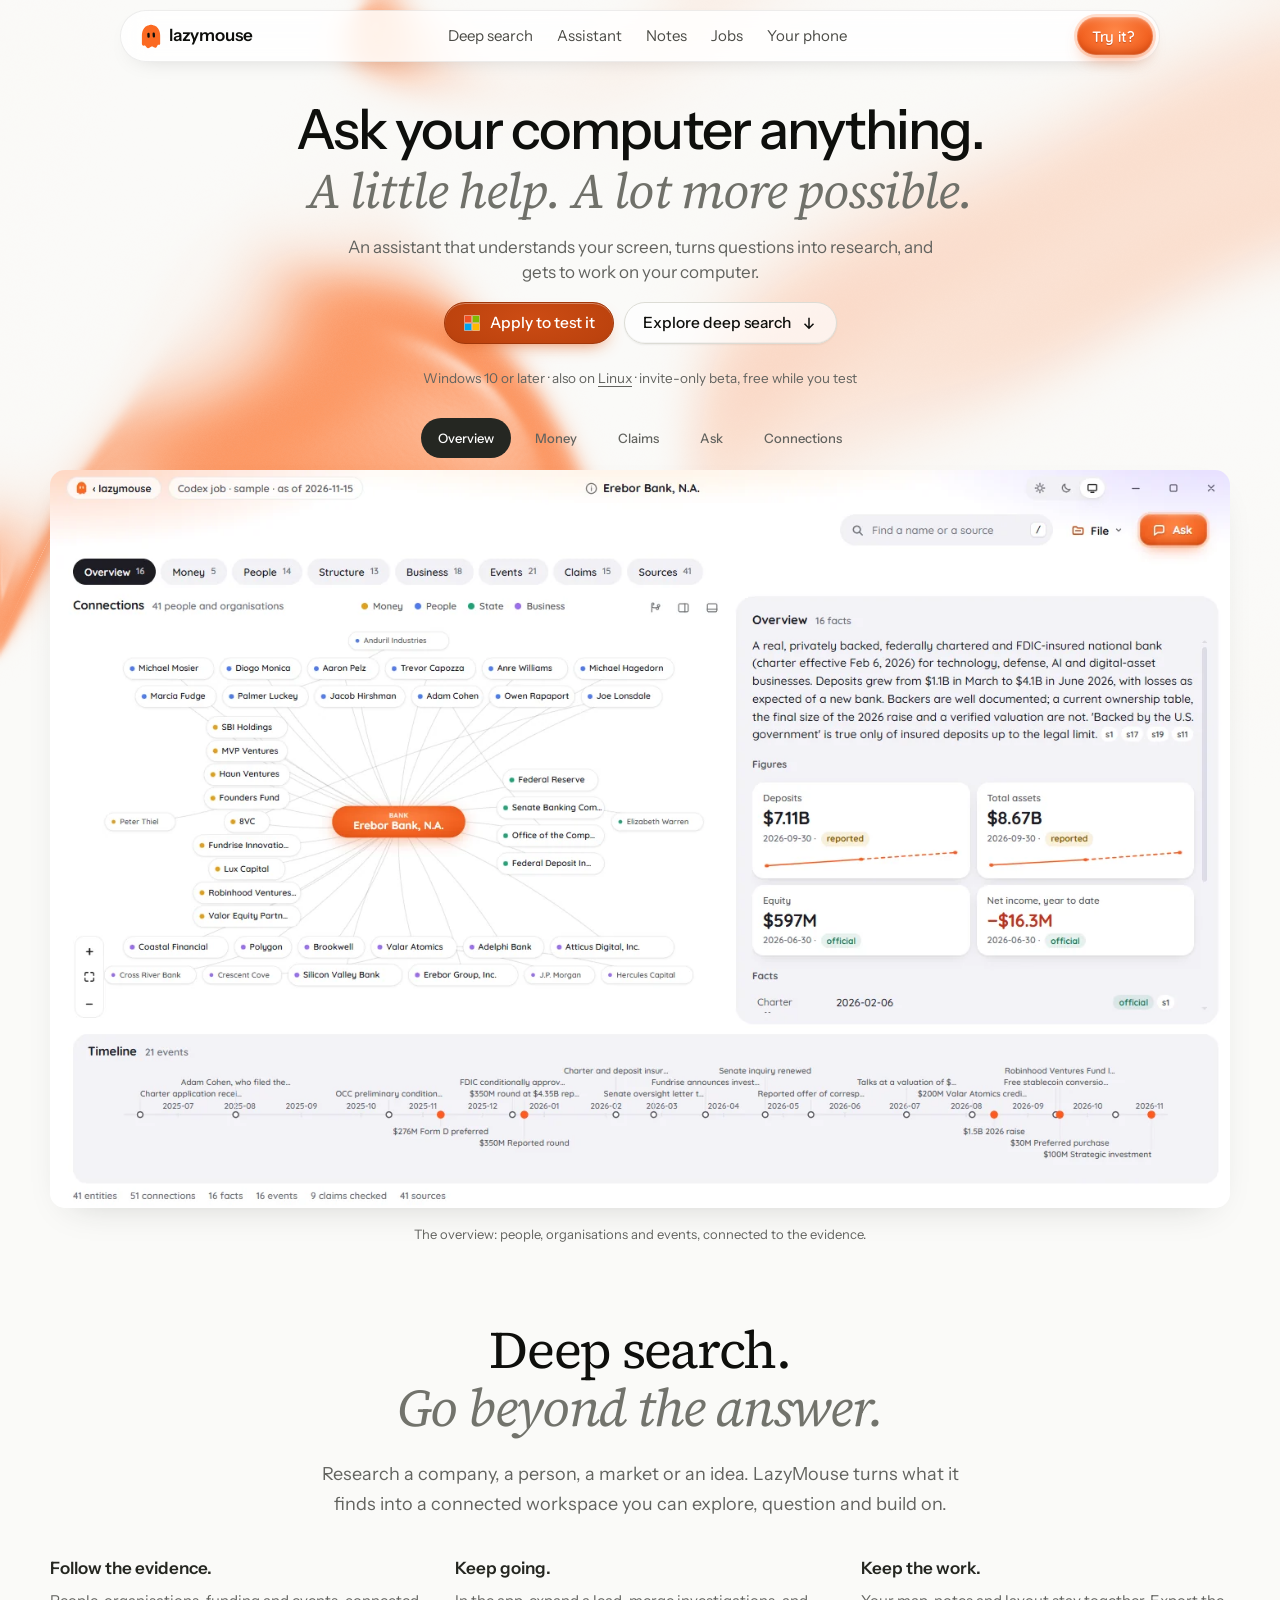
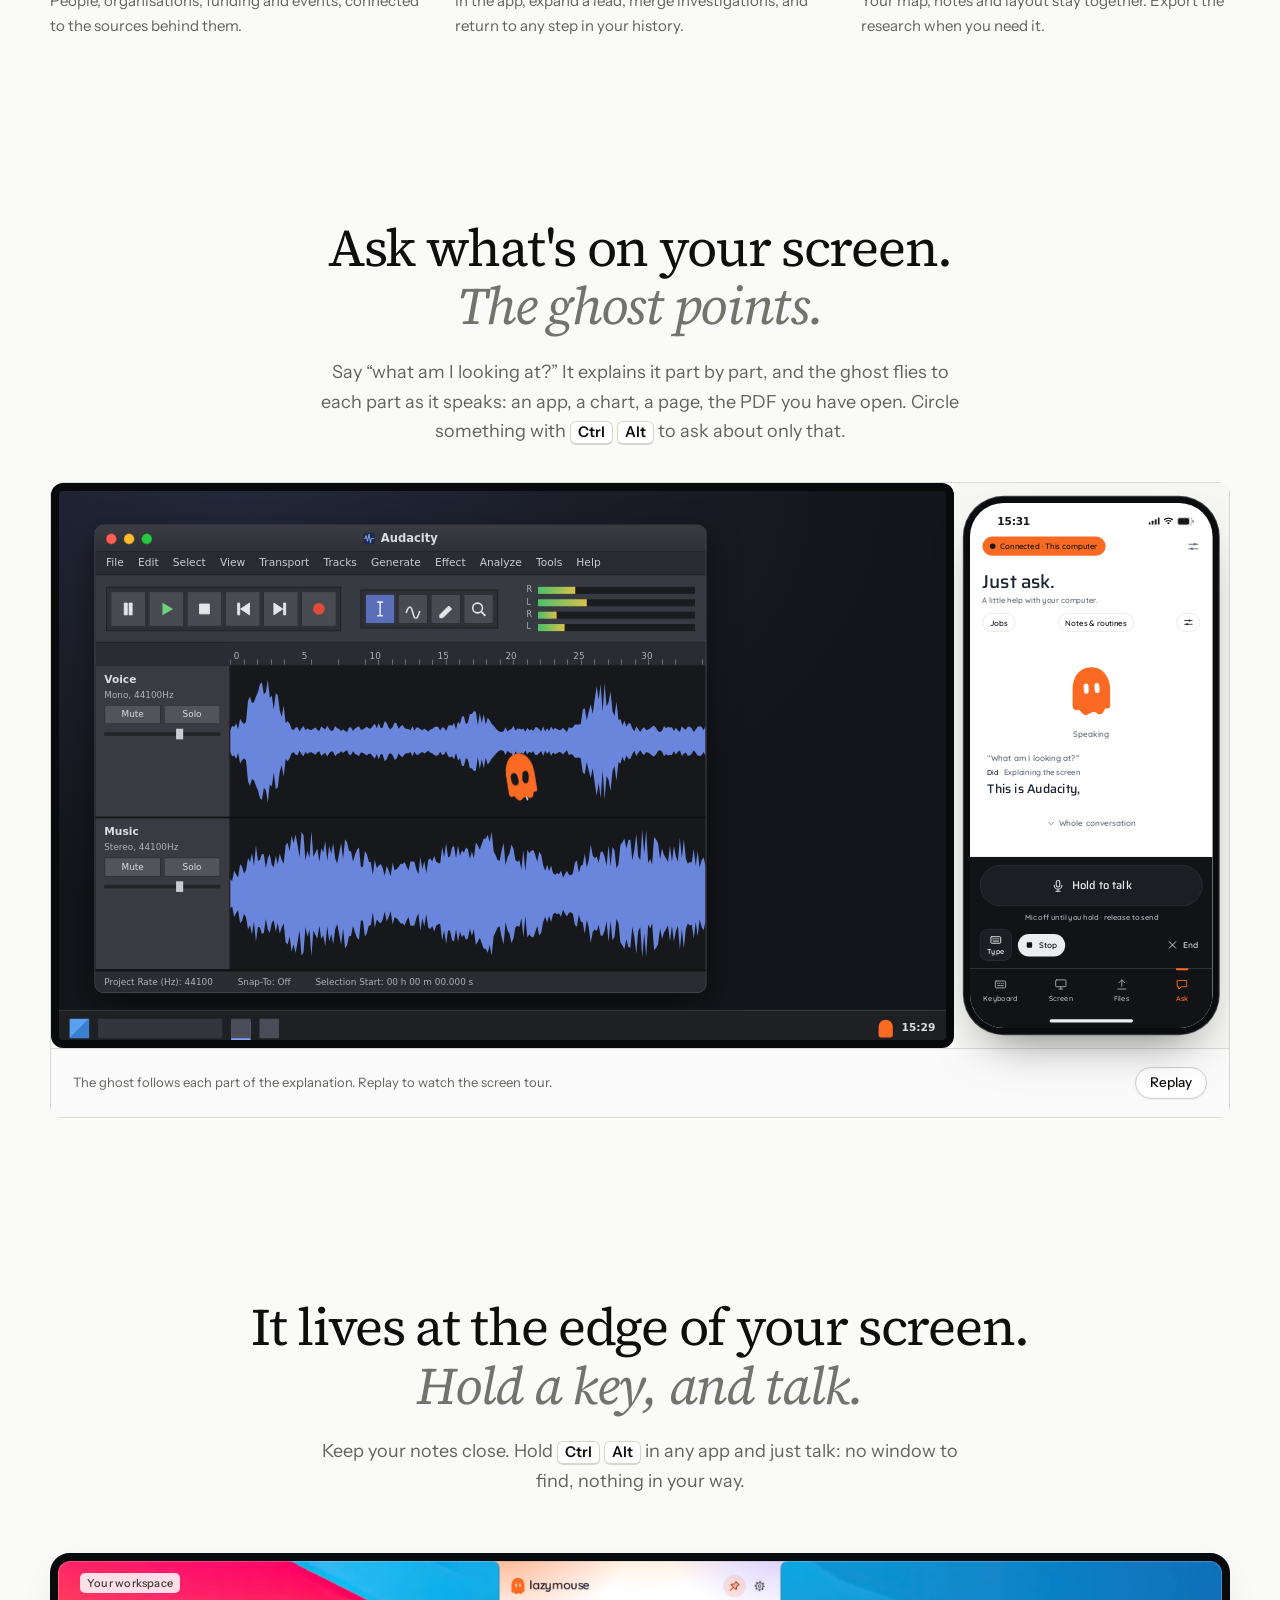
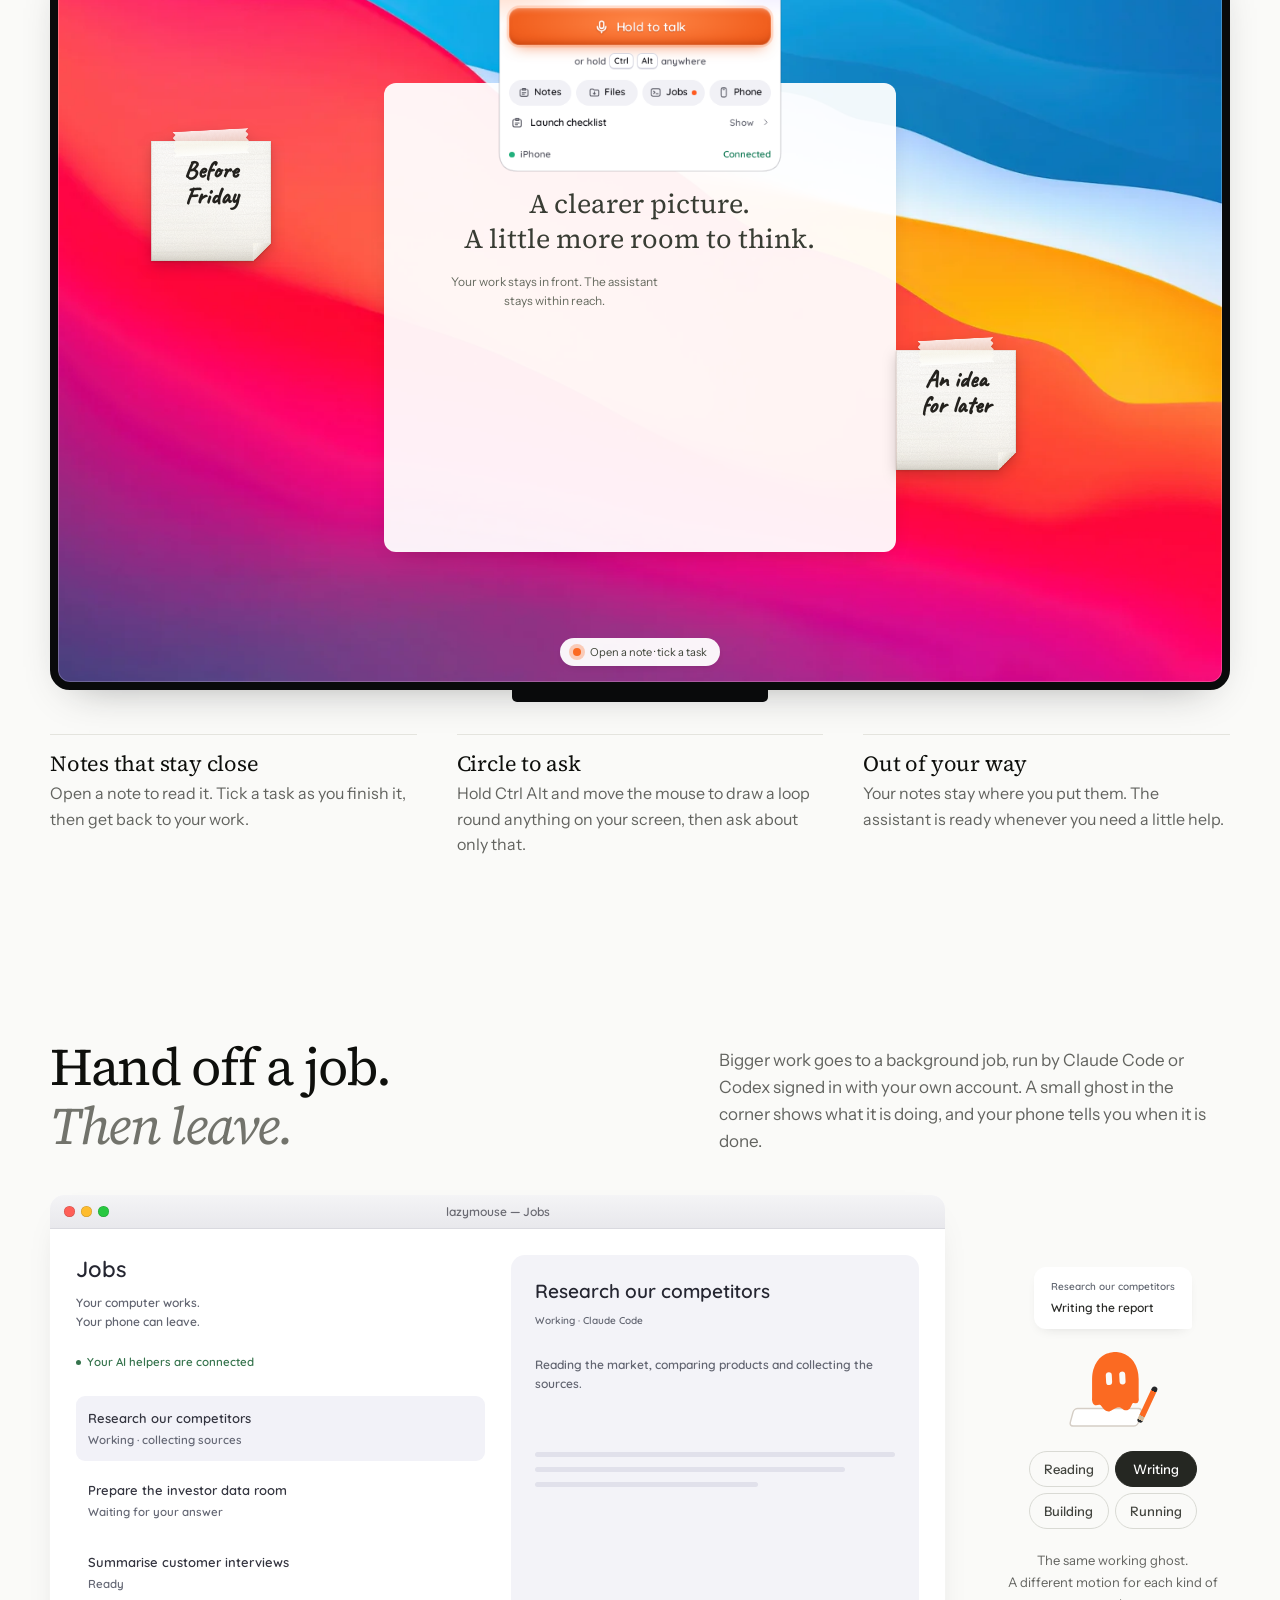
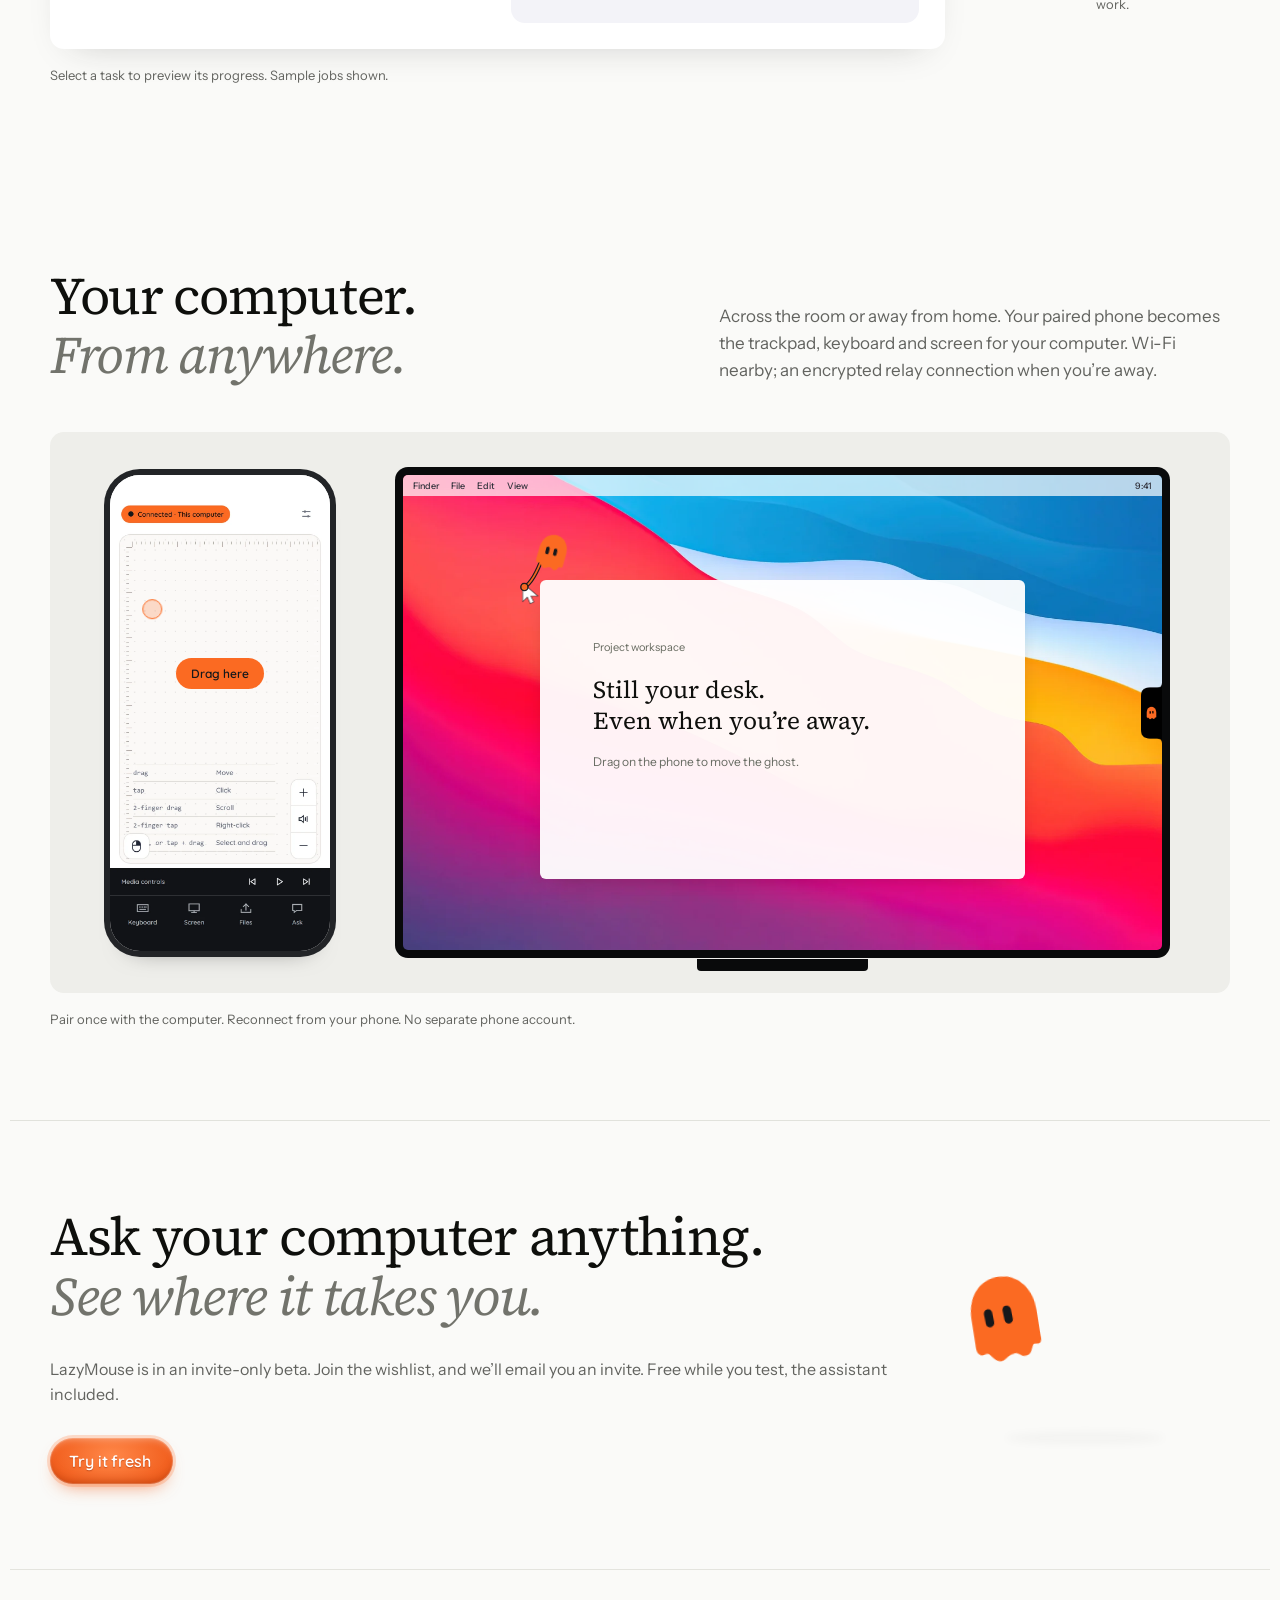
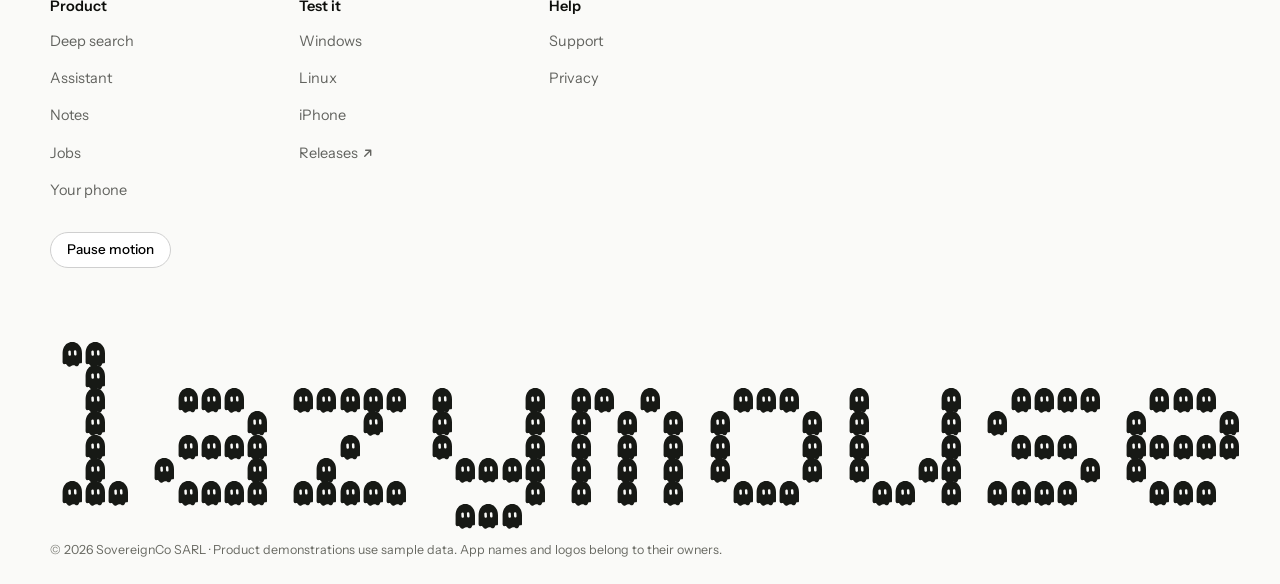
<file: index.html>
<!doctype html>
<html lang="en">
<head>
  <meta charset="utf-8">
  <meta name="viewport" content="width=device-width, initial-scale=1">
  <title>lazymouse — ask your computer anything</title>
  <meta name="description" content="An AI assistant that sees your screen, does the work for you and explains whatever is on it. And deep search: research on anyone or anything, organised, cited and checked.">
  <meta name="theme-color" content="#fafaf8">
  <script>/* the visitor's system, for the icon on "Try it fresh": os-win, os-apple or neither */(function(){try{var n=navigator,p=((n.userAgentData&&n.userAgentData.platform)||n.platform||"")+" "+n.userAgent;document.documentElement.classList.add(/Win/i.test(p)?"os-win":/Mac|iPhone|iPad|iPod/i.test(p)?"os-apple":"os-other")}catch(e){}})()</script>
  <link rel="icon" href="assets/logo.svg" type="image/svg+xml">

  <link rel="stylesheet" href="demos/webfonts.css">
  <link rel="stylesheet" href="styles.css">
  <link rel="stylesheet" href="notch.css">
  <link rel="stylesheet" href="new.css"><link rel="stylesheet" href="refined.css"><link rel="stylesheet" href="demos/worker.css"><link rel="stylesheet" href="light.css?v=20261117g">
</head>
<body id="top">
  <a class="skip" href="#main">Skip to content</a>
  <template id="ghostTpl"><svg class="ghost-svg carry-ghost" viewBox="-86 -106 172 215" aria-hidden="true"><path class="g-body" d="M78.76 0.14C78.76 2.72 78.76 5.28 78.76 7.9C78.76 10.51 78.76 13.12 78.76 15.81C78.76 18.5 78.76 21.21 78.76 24.04C78.76 26.87 78.76 29.74 78.76 32.78C78.76 35.81 78.76 38.92 78.76 42.26C78.76 45.59 78.76 49.03 78.76 52.79C78.76 56.55 79.67 61.36 78.76 64.81C77.85 68.25 76.44 72.07 73.3 73.45C70.16 74.84 63.05 71.75 59.91 73.11C56.78 74.47 56.28 78.48 54.48 81.61C52.67 84.73 51.44 89.25 49.08 91.84C46.71 94.44 43.55 96.34 40.29 97.19C37.02 98.03 33.2 98.18 29.48 96.9C25.76 95.63 21.38 90.96 17.95 89.56C14.52 88.16 11.85 88.34 8.9 88.51C5.95 88.69 3.24 89.34 0.22 90.59C-2.79 91.84 -5.84 94.21 -9.19 96.01C-12.53 97.82 -16.39 100.74 -19.85 101.42C-23.32 102.11 -26.9 101.37 -30 100.12C-33.11 98.86 -35.91 96.26 -38.47 93.88C-41.04 91.49 -43.05 88.2 -45.4 85.79C-47.75 83.38 -49.17 80.24 -52.57 79.42C-55.97 78.6 -62.11 81.54 -65.8 80.86C-69.49 80.18 -72.66 78.03 -74.73 75.34C-76.8 72.65 -77.62 68.49 -78.22 64.73C-78.82 60.97 -78.3 56.53 -78.31 52.79C-78.33 49.04 -78.31 45.59 -78.31 42.26C-78.31 38.92 -78.31 35.81 -78.31 32.78C-78.31 29.74 -78.31 26.87 -78.31 24.04C-78.31 21.21 -78.31 18.5 -78.31 15.81C-78.31 13.12 -78.31 10.51 -78.31 7.9C-78.31 5.28 -78.31 2.72 -78.31 0.14C-78.31 -2.45 -78.35 -5.02 -78.31 -7.63C-78.26 -10.23 -78.21 -12.85 -78.04 -15.49C-77.87 -18.12 -77.62 -20.78 -77.27 -23.45C-76.92 -26.12 -76.47 -28.81 -75.92 -31.51C-75.38 -34.22 -74.8 -36.97 -74.01 -39.68C-73.21 -42.38 -72.19 -45.01 -71.17 -47.73C-70.16 -50.45 -69.2 -53.3 -67.92 -55.98C-66.64 -58.65 -65.1 -61.24 -63.47 -63.78C-61.84 -66.32 -60.06 -68.82 -58.14 -71.22C-56.21 -73.62 -54.15 -75.98 -51.93 -78.18C-49.71 -80.39 -47.36 -82.57 -44.83 -84.45C-42.3 -86.32 -39.54 -87.92 -36.74 -89.42C-33.95 -90.91 -31.03 -92.26 -28.06 -93.41C-25.08 -94.56 -22 -95.53 -18.9 -96.31C-15.79 -97.1 -12.61 -97.71 -9.42 -98.13C-6.23 -98.56 -2.99 -98.9 0.22 -98.87C3.44 -98.84 6.66 -98.36 9.85 -97.93C13.04 -97.5 16.24 -97.06 19.34 -96.29C22.44 -95.51 25.52 -94.48 28.46 -93.25C31.4 -92.02 34.22 -90.46 36.98 -88.91C39.74 -87.35 42.53 -85.85 45.02 -83.95C47.51 -82.05 49.73 -79.7 51.92 -77.49C54.11 -75.29 56.24 -73.06 58.15 -70.69C60.07 -68.32 61.83 -65.82 63.44 -63.29C65.04 -60.76 66.45 -58.11 67.77 -55.49C69.1 -52.87 70.35 -50.25 71.39 -47.58C72.44 -44.91 73.26 -42.15 74.04 -39.45C74.82 -36.75 75.5 -34.07 76.07 -31.39C76.65 -28.71 77.14 -26.04 77.48 -23.38C77.82 -20.72 77.9 -18.04 78.11 -15.41C78.32 -12.78 78.63 -10.21 78.74 -7.62C78.85 -5.03 78.76 -2.45 78.76 0.14Z"/><g class="g-eyes"><g class="g-blink"><path d="M-10.5 -11.5A10.5 10.5 0 0 1 0 -22L0 -22A10.5 10.5 0 0 1 10.5 -11.5L10.5 11.5A10.5 10.5 0 0 1 0 22L0 22A10.5 10.5 0 0 1 -10.5 11.5Z" transform="matrix(0.96 -0.08 0.05 0.99 -21.39 -9.01)"/><path d="M-10.5 -11.5A10.5 10.5 0 0 1 0 -22L0 -22A10.5 10.5 0 0 1 10.5 -11.5L10.5 11.5A10.5 10.5 0 0 1 0 22L0 22A10.5 10.5 0 0 1 -10.5 11.5Z" transform="matrix(0.96 -0.01 0.05 0.99 23.94 -11.23)"/></g></g></svg></template>

  <header class="strip" id="strip" data-state="idle">
    <a class="brand" href="#top"><svg class="ghost-svg brand-ghost" viewBox="-86 -106 172 215" aria-hidden="true"><path class="g-body" d="M78.76 0.14C78.76 2.72 78.76 5.28 78.76 7.9C78.76 10.51 78.76 13.12 78.76 15.81C78.76 18.5 78.76 21.21 78.76 24.04C78.76 26.87 78.76 29.74 78.76 32.78C78.76 35.81 78.76 38.92 78.76 42.26C78.76 45.59 78.76 49.03 78.76 52.79C78.76 56.55 79.67 61.36 78.76 64.81C77.85 68.25 76.44 72.07 73.3 73.45C70.16 74.84 63.05 71.75 59.91 73.11C56.78 74.47 56.28 78.48 54.48 81.61C52.67 84.73 51.44 89.25 49.08 91.84C46.71 94.44 43.55 96.34 40.29 97.19C37.02 98.03 33.2 98.18 29.48 96.9C25.76 95.63 21.38 90.96 17.95 89.56C14.52 88.16 11.85 88.34 8.9 88.51C5.95 88.69 3.24 89.34 0.22 90.59C-2.79 91.84 -5.84 94.21 -9.19 96.01C-12.53 97.82 -16.39 100.74 -19.85 101.42C-23.32 102.11 -26.9 101.37 -30 100.12C-33.11 98.86 -35.91 96.26 -38.47 93.88C-41.04 91.49 -43.05 88.2 -45.4 85.79C-47.75 83.38 -49.17 80.24 -52.57 79.42C-55.97 78.6 -62.11 81.54 -65.8 80.86C-69.49 80.18 -72.66 78.03 -74.73 75.34C-76.8 72.65 -77.62 68.49 -78.22 64.73C-78.82 60.97 -78.3 56.53 -78.31 52.79C-78.33 49.04 -78.31 45.59 -78.31 42.26C-78.31 38.92 -78.31 35.81 -78.31 32.78C-78.31 29.74 -78.31 26.87 -78.31 24.04C-78.31 21.21 -78.31 18.5 -78.31 15.81C-78.31 13.12 -78.31 10.51 -78.31 7.9C-78.31 5.28 -78.31 2.72 -78.31 0.14C-78.31 -2.45 -78.35 -5.02 -78.31 -7.63C-78.26 -10.23 -78.21 -12.85 -78.04 -15.49C-77.87 -18.12 -77.62 -20.78 -77.27 -23.45C-76.92 -26.12 -76.47 -28.81 -75.92 -31.51C-75.38 -34.22 -74.8 -36.97 -74.01 -39.68C-73.21 -42.38 -72.19 -45.01 -71.17 -47.73C-70.16 -50.45 -69.2 -53.3 -67.92 -55.98C-66.64 -58.65 -65.1 -61.24 -63.47 -63.78C-61.84 -66.32 -60.06 -68.82 -58.14 -71.22C-56.21 -73.62 -54.15 -75.98 -51.93 -78.18C-49.71 -80.39 -47.36 -82.57 -44.83 -84.45C-42.3 -86.32 -39.54 -87.92 -36.74 -89.42C-33.95 -90.91 -31.03 -92.26 -28.06 -93.41C-25.08 -94.56 -22 -95.53 -18.9 -96.31C-15.79 -97.1 -12.61 -97.71 -9.42 -98.13C-6.23 -98.56 -2.99 -98.9 0.22 -98.87C3.44 -98.84 6.66 -98.36 9.85 -97.93C13.04 -97.5 16.24 -97.06 19.34 -96.29C22.44 -95.51 25.52 -94.48 28.46 -93.25C31.4 -92.02 34.22 -90.46 36.98 -88.91C39.74 -87.35 42.53 -85.85 45.02 -83.95C47.51 -82.05 49.73 -79.7 51.92 -77.49C54.11 -75.29 56.24 -73.06 58.15 -70.69C60.07 -68.32 61.83 -65.82 63.44 -63.29C65.04 -60.76 66.45 -58.11 67.77 -55.49C69.1 -52.87 70.35 -50.25 71.39 -47.58C72.44 -44.91 73.26 -42.15 74.04 -39.45C74.82 -36.75 75.5 -34.07 76.07 -31.39C76.65 -28.71 77.14 -26.04 77.48 -23.38C77.82 -20.72 77.9 -18.04 78.11 -15.41C78.32 -12.78 78.63 -10.21 78.74 -7.62C78.85 -5.03 78.76 -2.45 78.76 0.14Z"/><g class="g-eyes"><g class="g-blink"><path d="M-10.5 -11.5A10.5 10.5 0 0 1 0 -22L0 -22A10.5 10.5 0 0 1 10.5 -11.5L10.5 11.5A10.5 10.5 0 0 1 0 22L0 22A10.5 10.5 0 0 1 -10.5 11.5Z" transform="matrix(0.96 -0.08 0.05 0.99 -21.39 -9.01)"/><path d="M-10.5 -11.5A10.5 10.5 0 0 1 0 -22L0 -22A10.5 10.5 0 0 1 10.5 -11.5L10.5 11.5A10.5 10.5 0 0 1 0 22L0 22A10.5 10.5 0 0 1 -10.5 11.5Z" transform="matrix(0.96 -0.01 0.05 0.99 23.94 -11.23)"/></g></g></svg><span>lazymouse</span></a>
    <nav aria-label="Sections">
      <a href="#deep">Deep search</a>
      <a href="#ask">Assistant</a>
      <a href="#notch">Notes</a>
      <a href="#jobs">Jobs</a>
      <a href="#remote">Your phone</a>
    </nav>
    <a class="btn notch-cta small rounded" href="wishlist.html"><span>Try it?</span></a>
  </header>

  <main id="main">
    <section class="hero" aria-labelledby="h-hero">
      <div class="hero-veil" aria-hidden="true"></div>
<div class="hero-in">
<h1 id="h-hero"><span class="line"><span class="line-in">Ask your computer anything.</span></span><span class="line"><span class="line-in"><em>A little help. A lot more possible.</em></span></span></h1>
        <p class="hero-description">An assistant that understands your screen, turns questions into research, and gets to work on your computer.</p>
        <div class="hero-side">
          <div class="cta">
            <a class="btn primary" href="wishlist.html"><svg viewBox="0 0 24 24" aria-hidden="true"><path fill="#f25022" d="M2 2h9.5v9.5H2z"/><path fill="#7fba00" d="M12.5 2H22v9.5h-9.5z"/><path fill="#00a4ef" d="M2 12.5h9.5V22H2z"/><path fill="#ffb900" d="M12.5 12.5H22V22h-9.5z"/></svg><span>Apply to test it</span></a>
            <a class="btn ghostly" href="#deep"><span>Explore deep search</span><svg viewBox="0 0 24 24" aria-hidden="true"><path d="M12 5v13M6 13l6 6 6-6"/></svg></a>
          </div>
          <p class="cta-meta">Windows 10 or later · also on <a href="#get">Linux</a> · invite-only beta, free while you test</p>
        </div>
      </div>
      <div class="research-preview"><div class="research-tabs" role="tablist" aria-label="Research preview"><button role="tab" aria-selected="true" data-research="deep-overview">Overview</button><button role="tab" aria-selected="false" data-research="deep-money">Money</button><button role="tab" aria-selected="false" data-research="deep-claims">Claims</button><button role="tab" aria-selected="false" data-research="deep-ask">Ask</button><button role="tab" aria-selected="false" data-research="deep-merge">Connections</button></div><img class="research-image" fetchpriority="high" src="shots/deep-overview.webp" alt="A sample LazyMouse deep search, with connected people, sources and a timeline" loading="eager" decoding="async" width="1440" height="900"><p class="demo-hint" id="researchCaption" aria-live="polite">The overview: people, organisations and events, connected to the evidence.</p></div>
    </section>
    <section class="sec mid" id="deep" aria-labelledby="h-deep">
<h2 id="h-deep" class="display center" data-reveal><span class="line"><span class="line-in">Deep search.</span></span><span class="line"><span class="line-in"><em>Go beyond the answer.</em></span></span></h2>
      <p class="sub center" data-reveal>Research a company, a person, a market or an idea. LazyMouse turns what it finds into a connected workspace you can explore, question and build on.</p>

            <div class="research-points"><p><b>Follow the evidence.</b> People, organisations, funding and events, connected to the sources behind them.</p><p><b>Keep going.</b> In the app, expand a lead, merge investigations, and return to any step in your history.</p><p><b>Keep the work.</b> Your map, notes and layout stay together. Export the research when you need it.</p></div>
    </section>
    <section class="sec" id="ask" aria-labelledby="h-ask">
      
      <h2 id="h-ask" class="display center" data-reveal><span class="line"><span class="line-in">Ask what's on your screen.</span></span><span class="line"><span class="line-in"><em>The ghost points.</em></span></span></h2>
      <p class="sub center" data-reveal>Say “what am I looking at?” It explains it part by part, and the ghost flies to each part as it speaks: an app, a chart, a page, the PDF you have open. Circle something with <kbd>Ctrl</kbd> <kbd>Alt</kbd> to ask about only that.</p>
      <div class="ask-win" data-reveal>
        <div class="mac wide">
          <div class="mac-bar"><i class="lights"><b></b><b></b><b></b></i><span class="mac-title">Ask — Audacity</span></div>
          <div class="mac-body">
            <figure class="scene" id="scene">
        <div class="scene-grid">
          <div class="desk" id="desk" role="img" aria-label="A computer screen with Audacity open and the lazymouse app running in a corner. The ghost beside the mouse pointer goes to the Audacity window, then its Record button, then its tracks, as the assistant explains each.">
            <div class="plane" id="plane" aria-hidden="true">
              <!-- Audacity, drawn in the screen's own pixels -->
              <div class="aud" id="aud">
                <div class="aud-title"><i class="lights"><b class="r"></b><b class="y"></b><b class="g"></b></i><span><svg viewBox="0 0 16 16" width="13" height="13"><rect width="16" height="16" rx="3" fill="#1d2a4d"/><path d="M1 8h2l1-4 2 8 2-10 2 12 1-6h4" fill="none" stroke="#8fb0ff" stroke-width="1.2"/></svg>Audacity</span></div>
                <div class="aud-menu"><span>File</span><span>Edit</span><span>Select</span><span>View</span><span>Transport</span><span>Tracks</span><span>Generate</span><span>Effect</span><span>Analyze</span><span>Tools</span><span>Help</span></div>
                <div class="aud-tools">
                  <div class="tb transport">
                    <i class="bt"><svg viewBox="0 0 20 20"><path d="M6 4h3v12H6zM11 4h3v12h-3z"/></svg></i>
                    <i class="bt play"><svg viewBox="0 0 20 20"><path d="M6 3.5v13l11-6.5z"/></svg></i>
                    <i class="bt"><svg viewBox="0 0 20 20"><path d="M5 5h10v10H5z"/></svg></i>
                    <i class="bt"><svg viewBox="0 0 20 20"><path d="M5 4h2v12H5zM17 4v12L8 10z"/></svg></i>
                    <i class="bt"><svg viewBox="0 0 20 20"><path d="M13 4h2v12h-2zM3 4v12l9-6z"/></svg></i>
                    <i class="bt rec" id="audRecord"><svg viewBox="0 0 20 20"><circle cx="10" cy="10" r="6"/></svg></i>
                  </div>
                  <div class="tb tools">
                    <i class="bt on"><svg viewBox="0 0 20 20"><path d="M7 3h6M7 17h6M10 3v14" fill="none" stroke-width="1.6"/></svg></i>
                    <i class="bt"><svg viewBox="0 0 20 20"><path d="M3 14c3-8 5-8 7 0s4 8 7-2" fill="none" stroke-width="1.6"/></svg></i>
                    <i class="bt"><svg viewBox="0 0 20 20"><path d="M4 16l9-9 3 3-9 9H4z"/></svg></i>
                    <i class="bt"><svg viewBox="0 0 20 20"><circle cx="9" cy="9" r="5" fill="none" stroke-width="1.6"/><path d="M13 13l4 4" stroke-width="1.8"/></svg></i>
                  </div>
                  <div class="meters">
                    <div class="mt"><em>R</em><span><u></u></span></div>
                    <div class="mt"><em>L</em><span><u></u></span></div>
                    <div class="mt"><em>R</em><span><u></u></span></div>
                    <div class="mt"><em>L</em><span><u></u></span></div>
                  </div>
                </div>
                <div class="aud-ruler"><span>0</span><span>5</span><span>10</span><span>15</span><span>20</span><span>25</span><span>30</span></div>
                <div class="aud-tracks" id="audTracks">
                  <div class="trk">
                    <div class="trk-head"><b>Voice</b><span>Mono, 44100Hz</span><div class="trk-btns"><i>Mute</i><i>Solo</i></div><div class="trk-sl"><u></u></div></div>
                    <svg class="wf" id="wf1" viewBox="0 0 480 120" preserveAspectRatio="none"></svg>
                  </div>
                  <div class="trk">
                    <div class="trk-head"><b>Music</b><span>Stereo, 44100Hz</span><div class="trk-btns"><i>Mute</i><i>Solo</i></div><div class="trk-sl"><u></u></div></div>
                    <svg class="wf" id="wf2" viewBox="0 0 480 120" preserveAspectRatio="none"></svg>
                  </div>
                </div>
                <div class="aud-status"><span>Project Rate (Hz): 44100</span><span>Snap-To: Off</span><span>Selection Start: 00 h 00 m 00.000 s</span></div>
              </div>

              <!-- lazymouse, running: its notch on the top edge -->

              <div class="taskbar"><i class="tb-start"></i><i class="tb-search"></i><i class="tb-app on"></i><i class="tb-app"></i><span class="tb-tray"><i class="tb-ghost"></i><b>15:29</b></span></div>

              <div class="gl" id="gl"></div>
            </div>
          </div>

          <div class="phonebox" id="phoneBox">
            <div class="ph-hold"><div class="ph ap" id="ph" aria-hidden="true"></div></div>
          </div>
        </div>
        <figcaption class="scene-foot">
          <p class="ask-note">The ghost follows each part of the explanation. Replay to watch the screen tour.</p>
          <button type="button" class="btn" id="sceneReplay">Replay</button>
        </figcaption>
      </figure>
          </div>
        </div>
      </div>
    </section>
<section class="sec mid" id="notch" aria-labelledby="h-notch">
<h2 id="h-notch" class="display center" data-reveal><span class="line"><span class="line-in">It lives at the edge of your screen.</span></span><span class="line"><span class="line-in"><em>Hold a key, and talk.</em></span></span></h2>
      <p class="sub center" data-reveal>Keep your notes close. Hold <kbd>Ctrl</kbd> <kbd>Alt</kbd> in any app and just talk: no window to find, nothing in your way.</p>
      <div class="notch-stage" id="notchStage" data-reveal><div class="lmn-host" id="notchHost"></div><span class="desktop-label">Your workspace</span><div class="desktop-document"><span>Project notes</span><h3>A clearer picture.<br>A little more room to think.</h3><p>Your work stays in front. The assistant stays within reach.</p></div><article class="paper-note" tabindex="0" style="left:8%;top:25%"><div class="note-paper"><h3>Before Friday</h3><div class="note-content"><label><input type="checkbox"> Review the research</label><label><input type="checkbox"> Share the proposal</label><label><input type="checkbox" checked> Make some progress</label></div></div><span class="note-curl"></span><span class="tape"></span></article><article class="paper-note idea" tabindex="0" style="left:72%;top:54%"><div class="note-paper"><h3>An idea for later</h3><div class="note-content">Follow the interesting bits.<br>Ask a better question.</div></div><span class="note-curl"></span><span class="tape"></span></article>
        <span class="notch-try" aria-hidden="true"><i></i>Open a note · tick a task</span>
      </div>
      <ul class="facts">
        <li data-reveal><b>Notes that stay close</b>Open a note to read it. Tick a task as you finish it, then get back to your work.</li>
        <li data-reveal><b>Circle to ask</b>Hold Ctrl Alt and move the mouse to draw a loop round anything on your screen, then ask about only that.</li>
        <li data-reveal><b>Out of your way</b>Your notes stay where you put them. The assistant is ready whenever you need a little help.</li>
      </ul>
    </section>
    <section class="sec" id="jobs" aria-labelledby="h-jobs">
      <div class="head2">
        <h2 id="h-jobs" class="display" data-reveal><span class="line"><span class="line-in">Hand off a job.</span></span><span class="line"><span class="line-in"><em>Then leave.</em></span></span></h2>
        <p data-reveal>Bigger work goes to a background job, run by Claude Code or Codex signed in with your own account. A small ghost in the corner shows what it is doing, and your phone tells you when it is done.</p>
      </div>

      <div class="jobs-grid"><div><div class="job-window" aria-label="Sample LazyMouse background jobs"><header class="job-window-bar"><i class="lights"><b></b><b></b><b></b></i><span>lazymouse — Jobs</span></header><div class="job-window-body"><div class="job-list"><h3>Jobs</h3><p>Your computer works.<br>Your phone can leave.</p><div class="helper-ready"><i></i> Your AI helpers are connected</div><button data-job="0" aria-pressed="true"><b>Research our competitors</b><span>Working · collecting sources</span></button><button data-job="1" aria-pressed="false"><b>Prepare the investor data room</b><span>Waiting for your answer</span></button><button data-job="2" aria-pressed="false"><b>Summarise customer interviews</b><span>Ready</span></button></div><div class="job-detail"><h3 id="jobTitle">Research our competitors</h3><p class="job-meta" id="jobMeta">Working · Claude Code</p><p id="jobProgress">Reading the market, comparing products and collecting the sources.</p><div class="job-preview-lines" aria-hidden="true"><span></span><span></span><span></span></div><div class="job-permission" id="jobPermission" hidden><span class="permission-dot"></span><b>Allow this action?</b></div></div></div></div><p class="demo-hint">Select a task to preview its progress. Sample jobs shown.</p></div>
      <div class="job-companion"><div class="job-bubble"><span id="jobBubble">Research our competitors</span><b id="jobActivity">Writing the report</b></div><div class="worker" aria-hidden="true"></div><div class="job-animation-controls" aria-label="Preview job activities"><button data-animation="reading">Reading</button><button data-animation="sketching" aria-pressed="true">Writing</button><button data-animation="building">Building</button><button data-animation="terminal">Running</button></div><p>The same working ghost.<br>A different motion for each kind of work.</p></div></div>
    </section>
    <section class="sec remote-clean" id="remote" aria-labelledby="h-remote"><div class="head2"><h2 id="h-remote" class="display" data-reveal><span class="line"><span class="line-in">Your computer.</span></span><span class="line"><span class="line-in"><em>From anywhere.</em></span></span></h2><p data-reveal>Across the room or away from home. Your paired phone becomes the trackpad, keyboard and screen for your computer. Wi-Fi nearby; an encrypted relay connection when you’re away.</p></div><div class="remote-product" id="rig"><div class="actual-phone"><img src="shots/phone-pad.webp" alt="LazyMouse’s actual mobile trackpad interface" width="390" height="844" loading="lazy"><div id="pad" class="pad" tabindex="0" role="application" aria-label="Drag here on the phone to move the computer cursor. Arrow keys also move it."><svg id="rulers" hidden></svg><span class="finger" id="finger" aria-hidden="true"></span><span id="hint" class="remote-pad-hint">Drag here</span></div></div><div class="remote-monitor"><div class="remote-desktop" id="screen"><div class="lmn-host" id="remoteNotchHost" data-notch="interactive" data-edge="right"></div><div class="mac-desktop-bar"><span>Finder</span><span>File</span><span>Edit</span><span>View</span><span class="clock">9:41</span></div><div class="remote-work"><span>Project workspace</span><h3>Still your desk.<br>Even when you’re away.</h3><p>Drag on the phone to move the ghost.</p></div><canvas id="trail" aria-hidden="true"></canvas><span id="ghost" hidden></span><svg class="cursor" id="cursor" viewBox="0 0 24 30" width="18" height="23"><path d="M2 2v23l6-6 4 9 4-2-4-8h9z" fill="white" stroke="#24242b" stroke-width="1.5"/></svg></div></div><span id="rBehind" hidden></span><span id="rLate" hidden></span></div><p class="demo-hint">Pair once with the computer. Reconnect from your phone. No separate phone account.</p></section>
    <section class="close" id="get" aria-labelledby="h-close"><div class="close-copy"><h2 id="h-close" class="display">Ask your computer anything.<br><em>See where it takes you.</em></h2><p>LazyMouse is in an invite-only beta. Join the wishlist, and we’ll email you an invite. Free while you test, the assistant included.</p><div class="cta"><a class="btn notch-cta" href="wishlist.html"><svg class="os-ico os-ico-win" viewBox="0 0 24 24" aria-hidden="true"><path fill="#f25022" d="M2 2h9.5v9.5H2z"/><path fill="#7fba00" d="M12.5 2H22v9.5h-9.5z"/><path fill="#00a4ef" d="M2 12.5h9.5V22H2z"/><path fill="#ffb900" d="M12.5 12.5H22V22h-9.5z"/></svg><svg class="os-ico os-ico-apple" viewBox="0 0 24 24" aria-hidden="true"><path fill="#fff" d="M16.37 12.6c-.02-2.3 1.88-3.4 1.96-3.46-1.07-1.56-2.73-1.78-3.32-1.8-1.41-.14-2.76.83-3.47.83-.72 0-1.82-.81-3-.79-1.54.02-2.96.9-3.76 2.28-1.6 2.78-.41 6.9 1.15 9.15.76 1.1 1.67 2.34 2.86 2.3 1.15-.05 1.58-.74 2.97-.74 1.38 0 1.77.74 2.98.72 1.23-.02 2.01-1.12 2.76-2.23.87-1.28 1.23-2.52 1.25-2.58-.03-.01-2.4-.92-2.38-3.68zM14.1 5.86c.63-.77 1.06-1.83.94-2.89-.91.04-2.01.61-2.66 1.37-.58.67-1.1 1.76-.96 2.8 1.01.08 2.05-.52 2.68-1.28z"/></svg><span>Try it fresh</span></a></div></div><div class="close-companion" aria-hidden="true"></div></section>
  </main>
  <footer class="foot">
    <div class="foot-cols">
      <div><b>Product</b><a href="#deep">Deep search</a><a href="#ask">Assistant</a><a href="#notch">Notes</a><a href="#jobs">Jobs</a><a href="#remote">Your phone</a></div>
      <div><b>Test it</b><a href="wishlist.html">Windows</a><a href="wishlist.html">Linux</a><a href="wishlist.html">iPhone</a><a class="ext" href="https://github.com/irealycode/lazymouse_releases/releases/latest" rel="noopener">Releases<svg viewBox="0 0 12 12" aria-hidden="true"><path d="M4 2.5h5.5V8M9.5 2.5 3 9"/></svg><span class="visually-hidden"> (opens GitHub)</span></a></div>
      <div><b>Help</b><a href="support.html">Support</a><a href="privacy.html">Privacy</a></div>
    </div>
<div class="ghost-word" id="ghostWord" style="--cols:51" role="img" aria-label="lazymouse, spelled in ghosts"><i style="--x:0;--y:0"></i><i style="--x:1;--y:0"></i><i style="--x:1;--y:1"></i><i style="--x:1;--y:2"></i><i style="--x:1;--y:3"></i><i style="--x:1;--y:4"></i><i style="--x:1;--y:5"></i><i style="--x:0;--y:6"></i><i style="--x:1;--y:6"></i><i style="--x:2;--y:6"></i><i style="--x:5;--y:2"></i><i style="--x:6;--y:2"></i><i style="--x:7;--y:2"></i><i style="--x:8;--y:3"></i><i style="--x:5;--y:4"></i><i style="--x:6;--y:4"></i><i style="--x:7;--y:4"></i><i style="--x:8;--y:4"></i><i style="--x:4;--y:5"></i><i style="--x:8;--y:5"></i><i style="--x:5;--y:6"></i><i style="--x:6;--y:6"></i><i style="--x:7;--y:6"></i><i style="--x:8;--y:6"></i><i style="--x:10;--y:2"></i><i style="--x:11;--y:2"></i><i style="--x:12;--y:2"></i><i style="--x:13;--y:2"></i><i style="--x:14;--y:2"></i><i style="--x:13;--y:3"></i><i style="--x:12;--y:4"></i><i style="--x:11;--y:5"></i><i style="--x:10;--y:6"></i><i style="--x:11;--y:6"></i><i style="--x:12;--y:6"></i><i style="--x:13;--y:6"></i><i style="--x:14;--y:6"></i><i style="--x:16;--y:2"></i><i style="--x:20;--y:2"></i><i style="--x:16;--y:3"></i><i style="--x:20;--y:3"></i><i style="--x:16;--y:4"></i><i style="--x:20;--y:4"></i><i style="--x:17;--y:5"></i><i style="--x:18;--y:5"></i><i style="--x:19;--y:5"></i><i style="--x:20;--y:5"></i><i style="--x:20;--y:6"></i><i style="--x:17;--y:7"></i><i style="--x:18;--y:7"></i><i style="--x:19;--y:7"></i><i style="--x:22;--y:2"></i><i style="--x:23;--y:2"></i><i style="--x:25;--y:2"></i><i style="--x:22;--y:3"></i><i style="--x:24;--y:3"></i><i style="--x:26;--y:3"></i><i style="--x:22;--y:4"></i><i style="--x:24;--y:4"></i><i style="--x:26;--y:4"></i><i style="--x:22;--y:5"></i><i style="--x:24;--y:5"></i><i style="--x:26;--y:5"></i><i style="--x:22;--y:6"></i><i style="--x:24;--y:6"></i><i style="--x:26;--y:6"></i><i style="--x:29;--y:2"></i><i style="--x:30;--y:2"></i><i style="--x:31;--y:2"></i><i style="--x:28;--y:3"></i><i style="--x:32;--y:3"></i><i style="--x:28;--y:4"></i><i style="--x:32;--y:4"></i><i style="--x:28;--y:5"></i><i style="--x:32;--y:5"></i><i style="--x:29;--y:6"></i><i style="--x:30;--y:6"></i><i style="--x:31;--y:6"></i><i style="--x:34;--y:2"></i><i style="--x:38;--y:2"></i><i style="--x:34;--y:3"></i><i style="--x:38;--y:3"></i><i style="--x:34;--y:4"></i><i style="--x:38;--y:4"></i><i style="--x:34;--y:5"></i><i style="--x:37;--y:5"></i><i style="--x:38;--y:5"></i><i style="--x:35;--y:6"></i><i style="--x:36;--y:6"></i><i style="--x:38;--y:6"></i><i style="--x:41;--y:2"></i><i style="--x:42;--y:2"></i><i style="--x:43;--y:2"></i><i style="--x:44;--y:2"></i><i style="--x:40;--y:3"></i><i style="--x:41;--y:4"></i><i style="--x:42;--y:4"></i><i style="--x:43;--y:4"></i><i style="--x:44;--y:5"></i><i style="--x:40;--y:6"></i><i style="--x:41;--y:6"></i><i style="--x:42;--y:6"></i><i style="--x:43;--y:6"></i><i style="--x:47;--y:2"></i><i style="--x:48;--y:2"></i><i style="--x:49;--y:2"></i><i style="--x:46;--y:3"></i><i style="--x:50;--y:3"></i><i style="--x:46;--y:4"></i><i style="--x:47;--y:4"></i><i style="--x:48;--y:4"></i><i style="--x:49;--y:4"></i><i style="--x:50;--y:4"></i><i style="--x:46;--y:5"></i><i style="--x:47;--y:6"></i><i style="--x:48;--y:6"></i><i style="--x:49;--y:6"></i></div>
<p class="legal">© 2026 SovereignCo SARL · Product demonstrations use sample data. App names and logos belong to their owners.</p>
  </footer>

  <script src="config.js"></script>
  <script src="phone.js"></script>
  <script src="main.js"></script>
  <script src="notch.js"></script>
  <script src="more.js"></script>
<script type="module" src="demos/worker.js"></script><script src="refined.js"></script><script src="v1-drag.js"></script><script src="veil.js"></script>
</body>
</html>
</file>
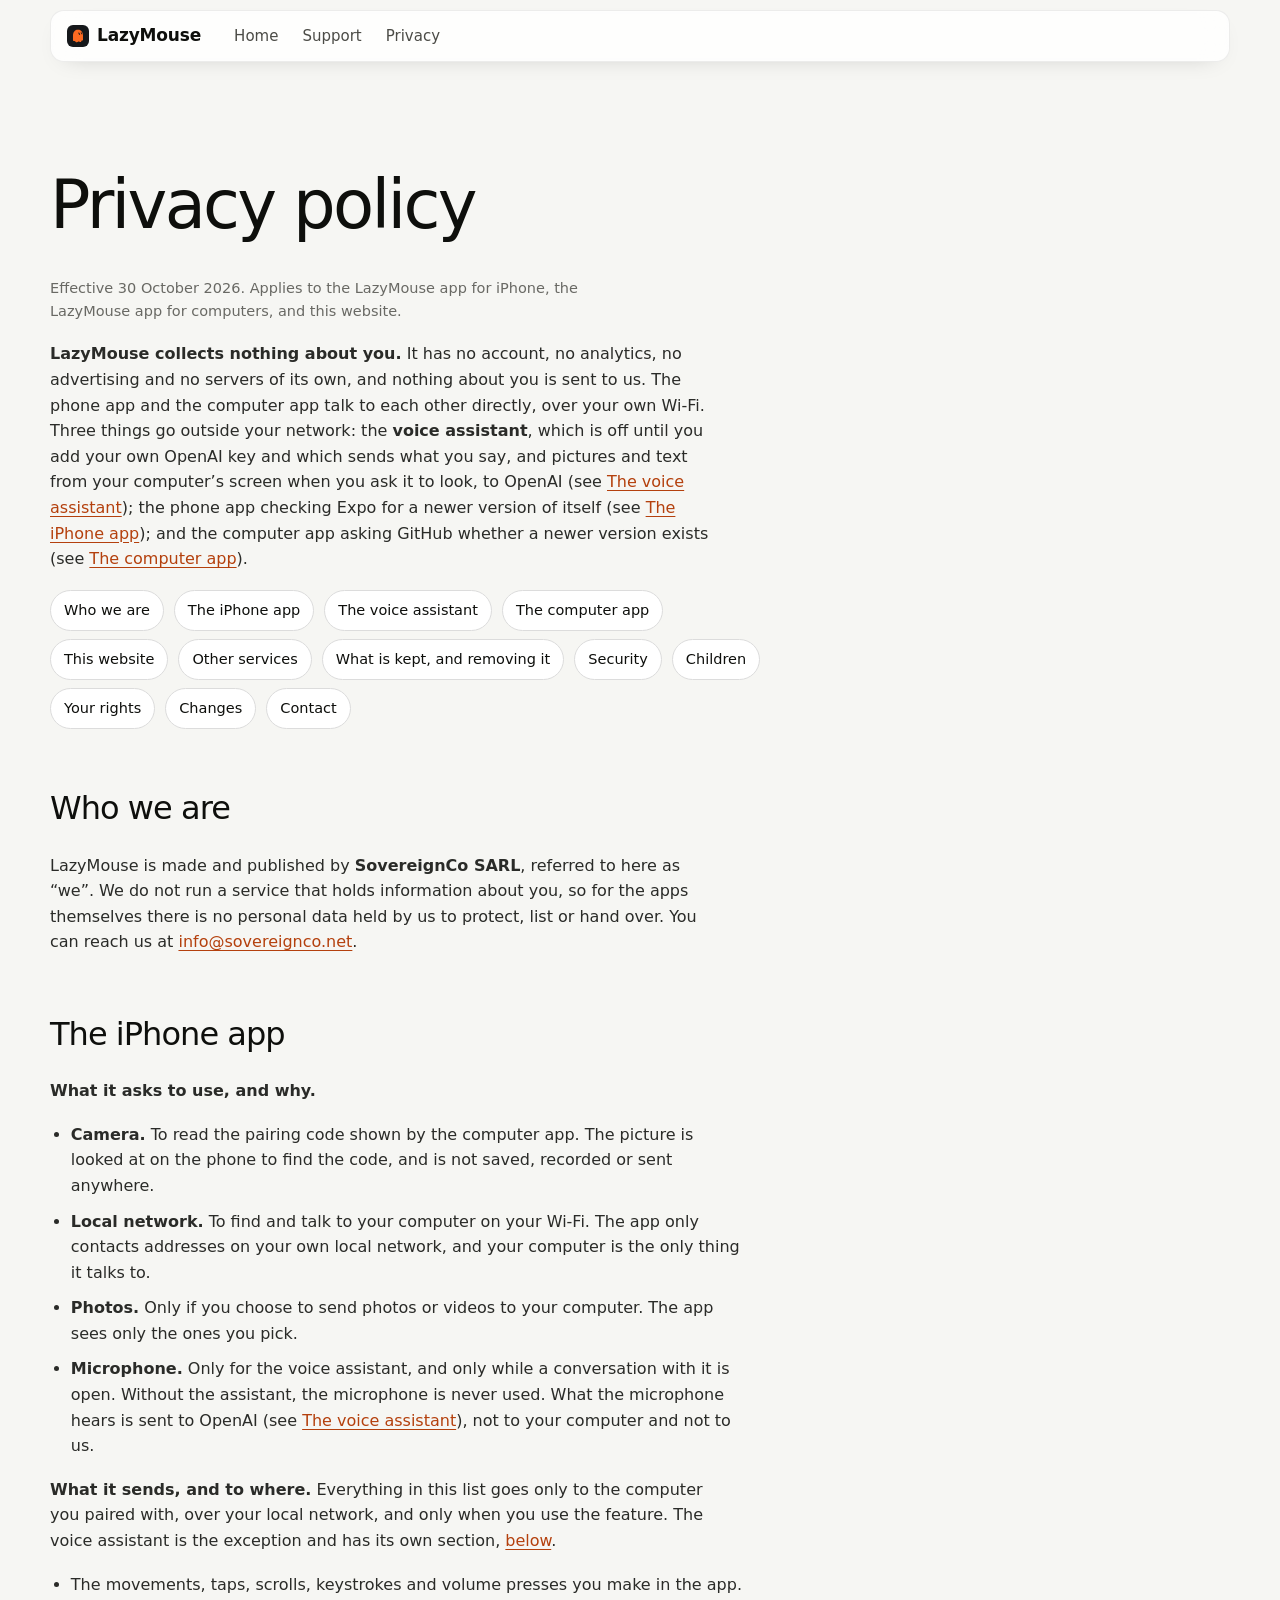
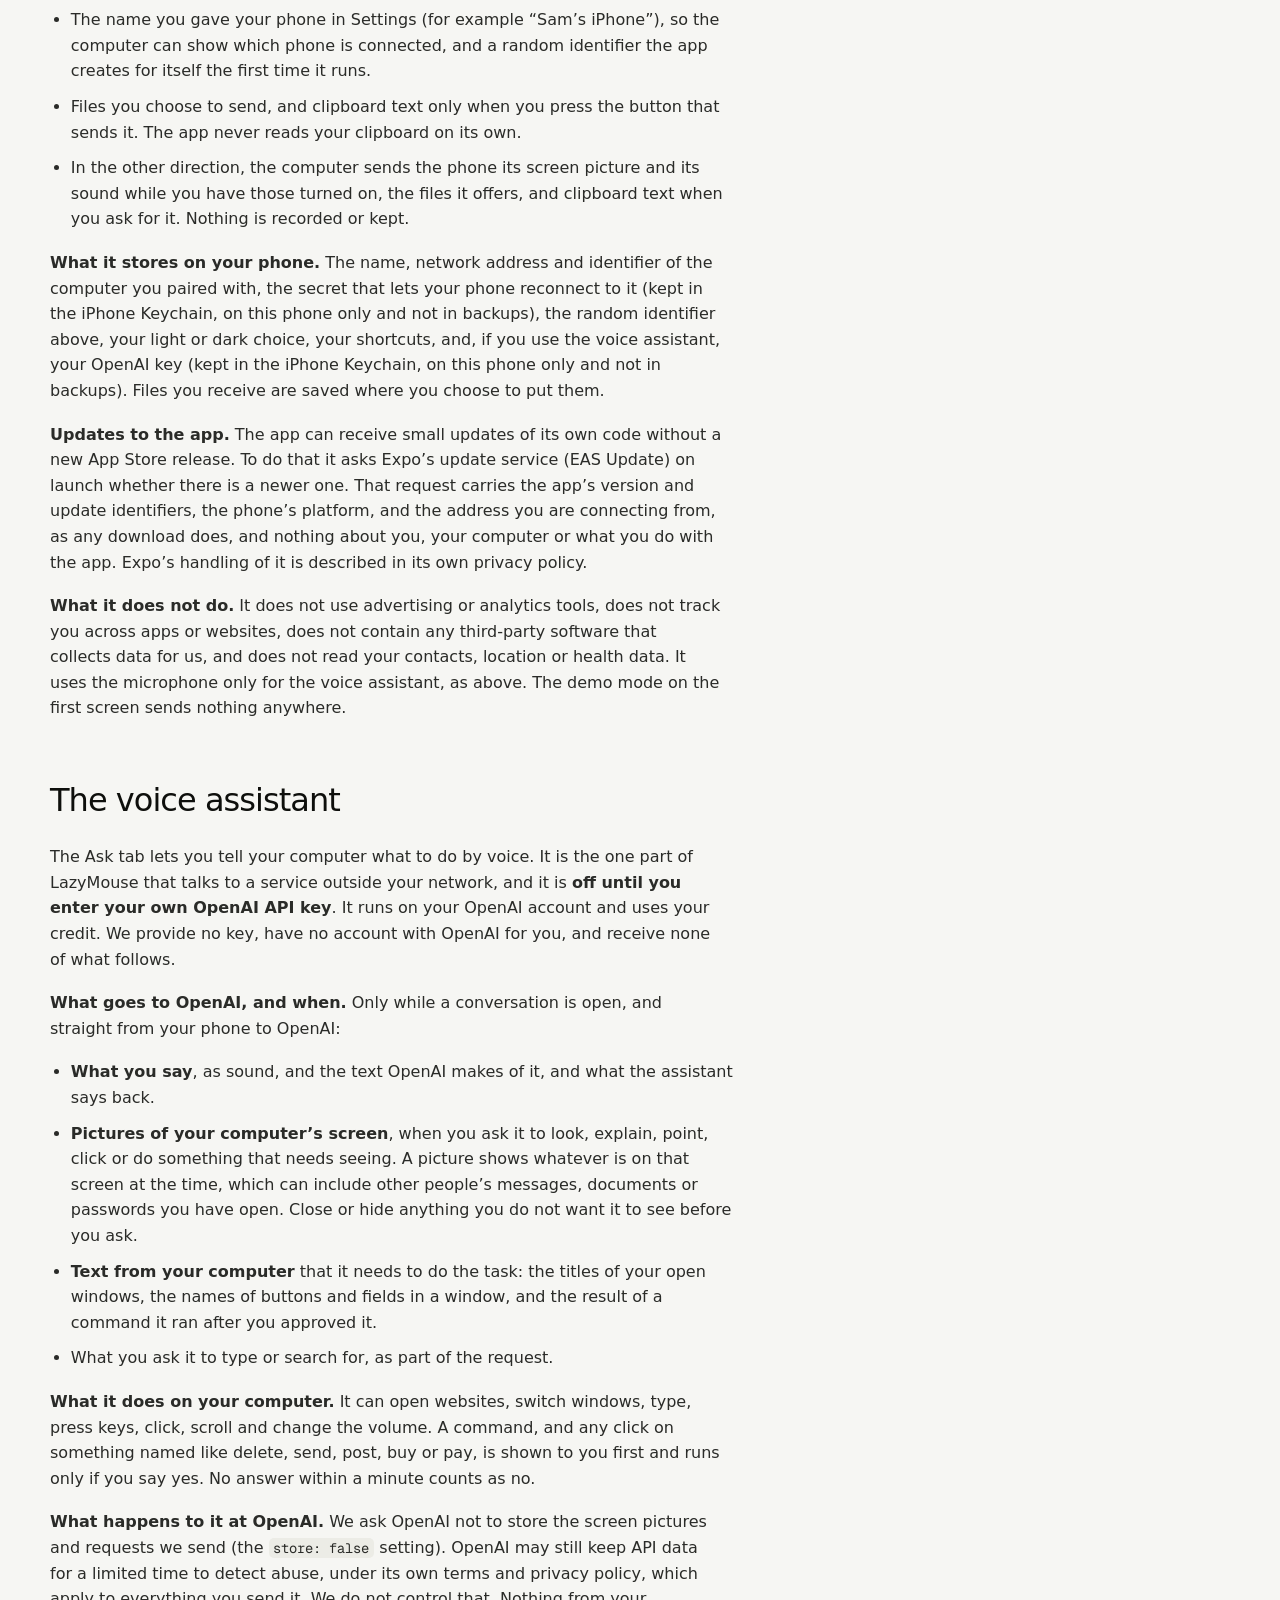
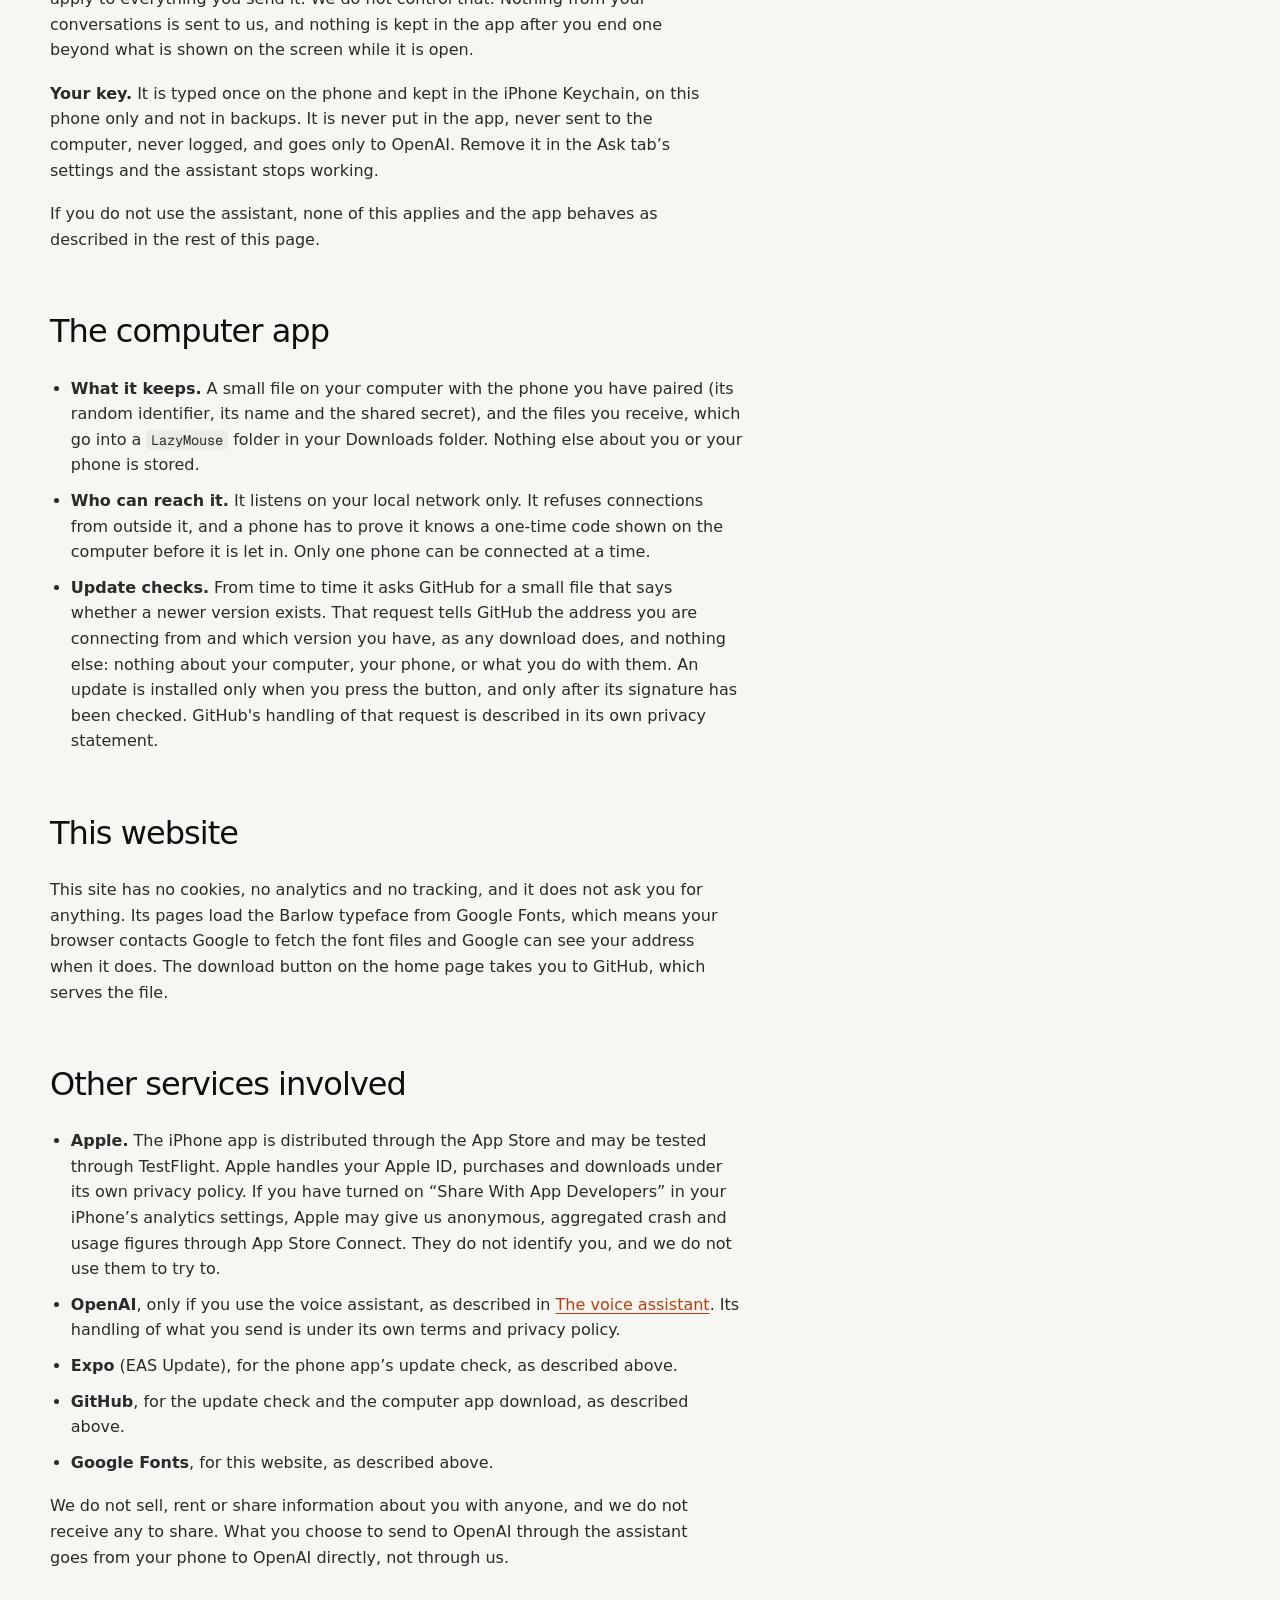
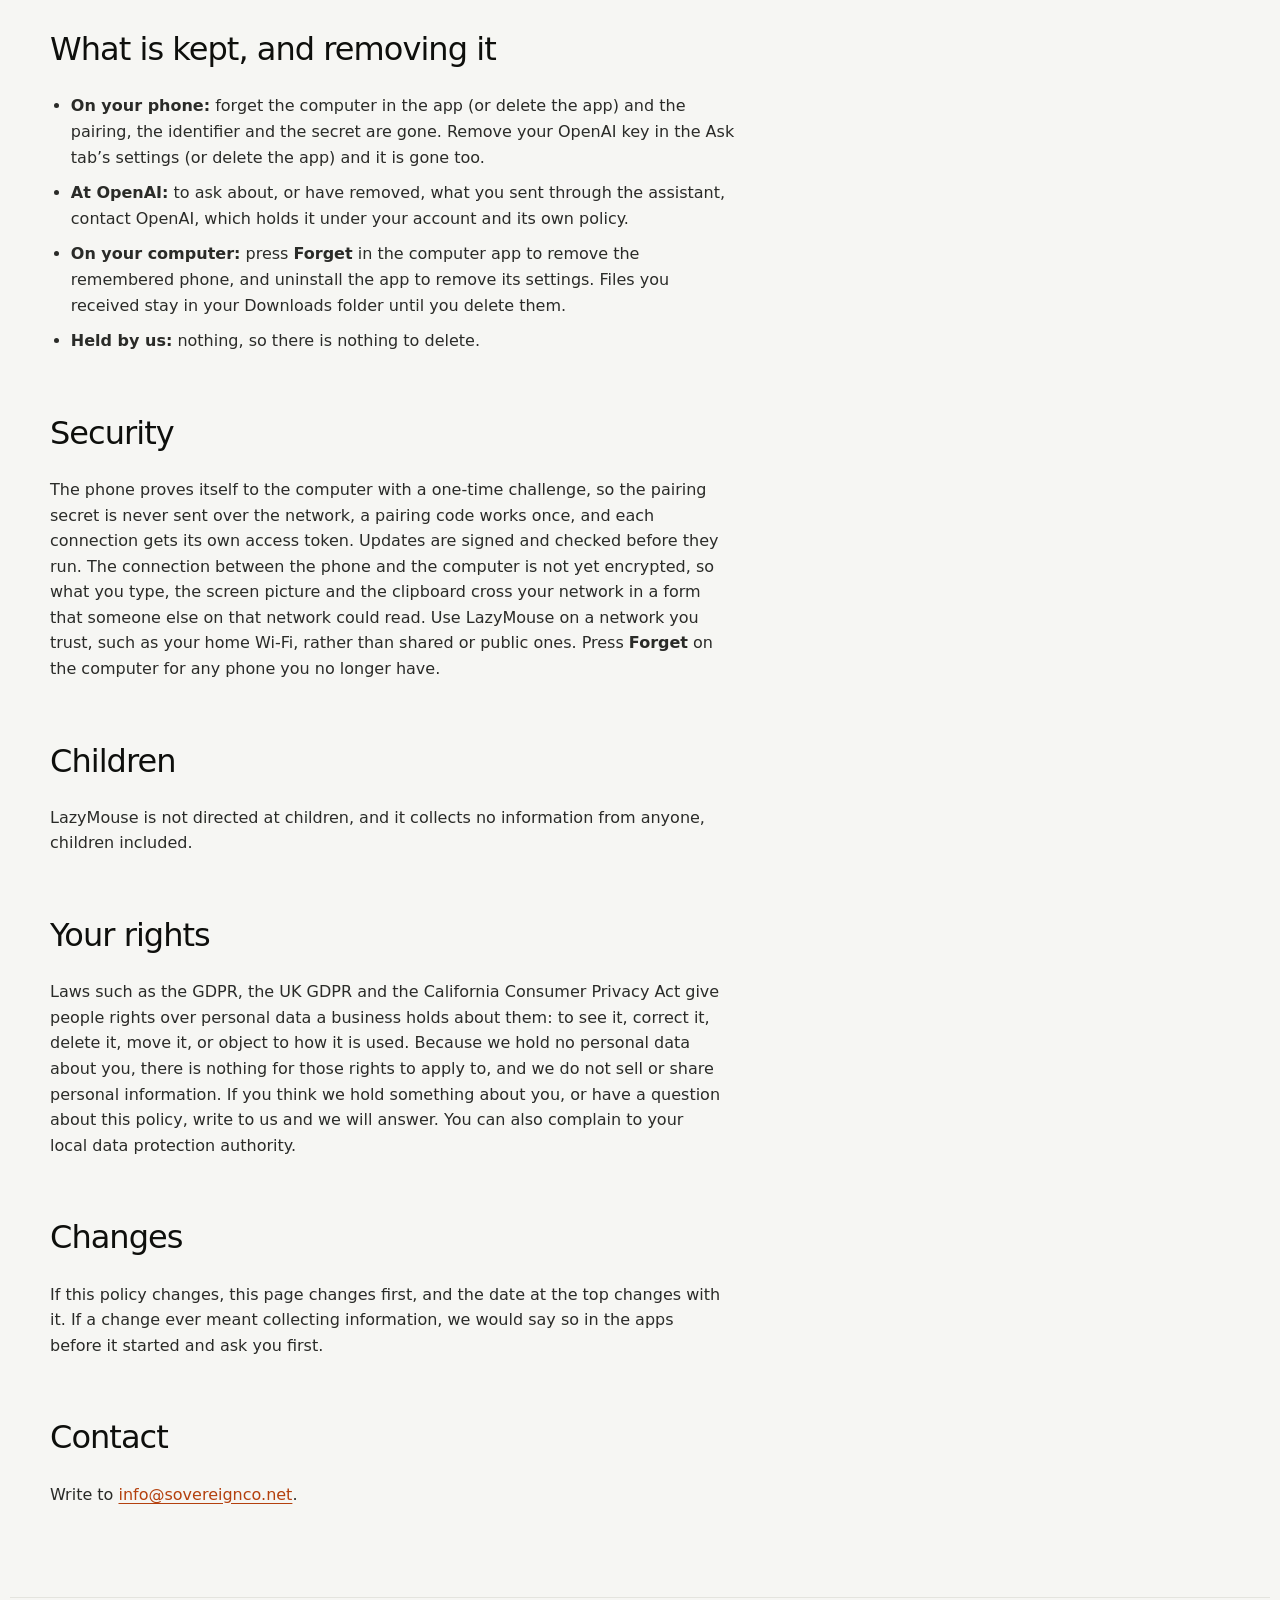
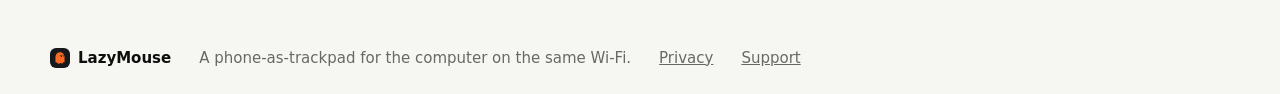
<file: privacy.html>
<!doctype html>
<html lang="en">
<head>
  <meta charset="utf-8">
  <meta name="viewport" content="width=device-width, initial-scale=1">
  <title>Privacy — LazyMouse</title>
  <meta name="description" content="LazyMouse collects nothing about you. What it sends, where it goes (including to OpenAI if you use the voice assistant), and what it keeps on your phone.">
  <meta name="theme-color" content="#ecedee" media="(prefers-color-scheme: light)">
  <meta name="theme-color" content="#16181b" media="(prefers-color-scheme: dark)">
  <script>try{var t=new URLSearchParams(location.search).get("theme");if(t==="light")document.documentElement.dataset.theme="light"}catch(e){}</script>
  <link rel="icon" href="assets/logo.svg" type="image/svg+xml">
  <link rel="preconnect" href="https://fonts.googleapis.com">
  <link rel="preconnect" href="https://fonts.gstatic.com" crossorigin>
  <link rel="stylesheet" href="https://fonts.googleapis.com/css2?family=Geist:wght@400..700&family=Geist+Mono:wght@400;500&display=swap">
  <link rel="stylesheet" href="legal.css">
</head>
<body id="top">
  <a class="skip" href="#main">Skip to content</a>
  <header class="strip" data-state="idle">
    <a class="brand" href="index.html"><img src="assets/logo.svg" alt="" width="22" height="22"><span>LazyMouse</span></a>
    <nav aria-label="Pages">
      <a href="index.html">Home</a>
      <a href="support.html">Support</a>
      <a href="privacy.html">Privacy</a>
    </nav>
  </header>
  <main id="main">
    <article class="sec wrap doc">
      <h1>Privacy policy</h1>
      <p class="reqs">Effective 30 October 2026. Applies to the LazyMouse app for iPhone, the LazyMouse app for computers, and this website.</p>
      <p class="honest"><b>LazyMouse collects nothing about you.</b> It has no account, no analytics, no advertising and no servers of its own, and nothing about you is sent to us. The phone app and the computer app talk to each other directly, over your own Wi-Fi. Three things go outside your network: the <b>voice assistant</b>, which is off until you add your own OpenAI key and which sends what you say, and pictures and text from your computer&rsquo;s screen when you ask it to look, to OpenAI (see <a href="#assistant">The voice assistant</a>); the phone app checking Expo for a newer version of itself (see <a href="#phone">The iPhone app</a>); and the computer app asking GitHub whether a newer version exists (see <a href="#computer">The computer app</a>).</p>

      <nav class="jump" aria-label="On this page">
        <a href="#who">Who we are</a>
        <a href="#phone">The iPhone app</a>
        <a href="#assistant">The voice assistant</a>
        <a href="#computer">The computer app</a>
        <a href="#website">This website</a>
        <a href="#others">Other services</a>
        <a href="#keep">What is kept, and removing it</a>
        <a href="#security">Security</a>
        <a href="#children">Children</a>
        <a href="#rights">Your rights</a>
        <a href="#changes">Changes</a>
        <a href="#contact">Contact</a>
      </nav>

      <h2 id="who">Who we are</h2>
      <p>LazyMouse is made and published by <b>SovereignCo SARL</b>, referred to here as &ldquo;we&rdquo;. We do not run a service that holds information about you, so for the apps themselves there is no personal data held by us to protect, list or hand over. You can reach us at <a href="mailto:info@sovereignco.net">info@sovereignco.net</a>.</p>

      <h2 id="phone">The iPhone app</h2>
      <p><b>What it asks to use, and why.</b></p>
      <ul>
        <li><b>Camera.</b> To read the pairing code shown by the computer app. The picture is looked at on the phone to find the code, and is not saved, recorded or sent anywhere.</li>
        <li><b>Local network.</b> To find and talk to your computer on your Wi-Fi. The app only contacts addresses on your own local network, and your computer is the only thing it talks to.</li>
        <li><b>Photos.</b> Only if you choose to send photos or videos to your computer. The app sees only the ones you pick.</li>
        <li><b>Microphone.</b> Only for the voice assistant, and only while a conversation with it is open. Without the assistant, the microphone is never used. What the microphone hears is sent to OpenAI (see <a href="#assistant">The voice assistant</a>), not to your computer and not to us.</li>
      </ul>
      <p><b>What it sends, and to where.</b> Everything in this list goes only to the computer you paired with, over your local network, and only when you use the feature. The voice assistant is the exception and has its own section, <a href="#assistant">below</a>.</p>
      <ul>
        <li>The movements, taps, scrolls, keystrokes and volume presses you make in the app.</li>
        <li>The name you gave your phone in Settings (for example &ldquo;Sam&rsquo;s iPhone&rdquo;), so the computer can show which phone is connected, and a random identifier the app creates for itself the first time it runs.</li>
        <li>Files you choose to send, and clipboard text only when you press the button that sends it. The app never reads your clipboard on its own.</li>
        <li>In the other direction, the computer sends the phone its screen picture and its sound while you have those turned on, the files it offers, and clipboard text when you ask for it. Nothing is recorded or kept.</li>
      </ul>
      <p><b>What it stores on your phone.</b> The name, network address and identifier of the computer you paired with, the secret that lets your phone reconnect to it (kept in the iPhone Keychain, on this phone only and not in backups), the random identifier above, your light or dark choice, your shortcuts, and, if you use the voice assistant, your OpenAI key (kept in the iPhone Keychain, on this phone only and not in backups). Files you receive are saved where you choose to put them.</p>
      <p><b>Updates to the app.</b> The app can receive small updates of its own code without a new App Store release. To do that it asks Expo&rsquo;s update service (EAS Update) on launch whether there is a newer one. That request carries the app&rsquo;s version and update identifiers, the phone&rsquo;s platform, and the address you are connecting from, as any download does, and nothing about you, your computer or what you do with the app. Expo&rsquo;s handling of it is described in its own privacy policy.</p>
      <p><b>What it does not do.</b> It does not use advertising or analytics tools, does not track you across apps or websites, does not contain any third-party software that collects data for us, and does not read your contacts, location or health data. It uses the microphone only for the voice assistant, as above. The demo mode on the first screen sends nothing anywhere.</p>

      <h2 id="assistant">The voice assistant</h2>
      <p>The Ask tab lets you tell your computer what to do by voice. It is the one part of LazyMouse that talks to a service outside your network, and it is <b>off until you enter your own OpenAI API key</b>. It runs on your OpenAI account and uses your credit. We provide no key, have no account with OpenAI for you, and receive none of what follows.</p>
      <p><b>What goes to OpenAI, and when.</b> Only while a conversation is open, and straight from your phone to OpenAI:</p>
      <ul>
        <li><b>What you say</b>, as sound, and the text OpenAI makes of it, and what the assistant says back.</li>
        <li><b>Pictures of your computer&rsquo;s screen</b>, when you ask it to look, explain, point, click or do something that needs seeing. A picture shows whatever is on that screen at the time, which can include other people&rsquo;s messages, documents or passwords you have open. Close or hide anything you do not want it to see before you ask.</li>
        <li><b>Text from your computer</b> that it needs to do the task: the titles of your open windows, the names of buttons and fields in a window, and the result of a command it ran after you approved it.</li>
        <li>What you ask it to type or search for, as part of the request.</li>
      </ul>
      <p><b>What it does on your computer.</b> It can open websites, switch windows, type, press keys, click, scroll and change the volume. A command, and any click on something named like delete, send, post, buy or pay, is shown to you first and runs only if you say yes. No answer within a minute counts as no.</p>
      <p><b>What happens to it at OpenAI.</b> We ask OpenAI not to store the screen pictures and requests we send (the <code>store: false</code> setting). OpenAI may still keep API data for a limited time to detect abuse, under its own terms and privacy policy, which apply to everything you send it. We do not control that. Nothing from your conversations is sent to us, and nothing is kept in the app after you end one beyond what is shown on the screen while it is open.</p>
      <p><b>Your key.</b> It is typed once on the phone and kept in the iPhone Keychain, on this phone only and not in backups. It is never put in the app, never sent to the computer, never logged, and goes only to OpenAI. Remove it in the Ask tab&rsquo;s settings and the assistant stops working.</p>
      <p>If you do not use the assistant, none of this applies and the app behaves as described in the rest of this page.</p>

      <h2 id="computer">The computer app</h2>
      <ul>
        <li><b>What it keeps.</b> A small file on your computer with the phone you have paired (its random identifier, its name and the shared secret), and the files you receive, which go into a <code>LazyMouse</code> folder in your Downloads folder. Nothing else about you or your phone is stored.</li>
        <li><b>Who can reach it.</b> It listens on your local network only. It refuses connections from outside it, and a phone has to prove it knows a one-time code shown on the computer before it is let in. Only one phone can be connected at a time.</li>
        <li><b>Update checks.</b> From time to time it asks GitHub for a small file that says whether a newer version exists. That request tells GitHub the address you are connecting from and which version you have, as any download does, and nothing else: nothing about your computer, your phone, or what you do with them. An update is installed only when you press the button, and only after its signature has been checked. GitHub's handling of that request is described in its own privacy statement.</li>
      </ul>

      <h2 id="website">This website</h2>
      <p>This site has no cookies, no analytics and no tracking, and it does not ask you for anything. Its pages load the Barlow typeface from Google Fonts, which means your browser contacts Google to fetch the font files and Google can see your address when it does. The download button on the home page takes you to GitHub, which serves the file.</p>

      <h2 id="others">Other services involved</h2>
      <ul>
        <li><b>Apple.</b> The iPhone app is distributed through the App Store and may be tested through TestFlight. Apple handles your Apple ID, purchases and downloads under its own privacy policy. If you have turned on &ldquo;Share With App Developers&rdquo; in your iPhone&rsquo;s analytics settings, Apple may give us anonymous, aggregated crash and usage figures through App Store Connect. They do not identify you, and we do not use them to try to.</li>
        <li><b>OpenAI</b>, only if you use the voice assistant, as described in <a href="#assistant">The voice assistant</a>. Its handling of what you send is under its own terms and privacy policy.</li>
        <li><b>Expo</b> (EAS Update), for the phone app&rsquo;s update check, as described above.</li>
        <li><b>GitHub</b>, for the update check and the computer app download, as described above.</li>
        <li><b>Google Fonts</b>, for this website, as described above.</li>
      </ul>
      <p>We do not sell, rent or share information about you with anyone, and we do not receive any to share. What you choose to send to OpenAI through the assistant goes from your phone to OpenAI directly, not through us.</p>

      <h2 id="keep">What is kept, and removing it</h2>
      <ul>
        <li><b>On your phone:</b> forget the computer in the app (or delete the app) and the pairing, the identifier and the secret are gone. Remove your OpenAI key in the Ask tab&rsquo;s settings (or delete the app) and it is gone too.</li>
        <li><b>At OpenAI:</b> to ask about, or have removed, what you sent through the assistant, contact OpenAI, which holds it under your account and its own policy.</li>
        <li><b>On your computer:</b> press <b>Forget</b> in the computer app to remove the remembered phone, and uninstall the app to remove its settings. Files you received stay in your Downloads folder until you delete them.</li>
        <li><b>Held by us:</b> nothing, so there is nothing to delete.</li>
      </ul>

      <h2 id="security">Security</h2>
      <p>The phone proves itself to the computer with a one-time challenge, so the pairing secret is never sent over the network, a pairing code works once, and each connection gets its own access token. Updates are signed and checked before they run. The connection between the phone and the computer is not yet encrypted, so what you type, the screen picture and the clipboard cross your network in a form that someone else on that network could read. Use LazyMouse on a network you trust, such as your home Wi-Fi, rather than shared or public ones. Press <b>Forget</b> on the computer for any phone you no longer have.</p>

      <h2 id="children">Children</h2>
      <p>LazyMouse is not directed at children, and it collects no information from anyone, children included.</p>

      <h2 id="rights">Your rights</h2>
      <p>Laws such as the GDPR, the UK GDPR and the California Consumer Privacy Act give people rights over personal data a business holds about them: to see it, correct it, delete it, move it, or object to how it is used. Because we hold no personal data about you, there is nothing for those rights to apply to, and we do not sell or share personal information. If you think we hold something about you, or have a question about this policy, write to us and we will answer. You can also complain to your local data protection authority.</p>

      <h2 id="changes">Changes</h2>
      <p>If this policy changes, this page changes first, and the date at the top changes with it. If a change ever meant collecting information, we would say so in the apps before it started and ask you first.</p>

      <h2 id="contact">Contact</h2>
      <p data-contact>Contact details are published here when LazyMouse launches.</p>
    </article>
  </main>
  <footer class="foot wrap">
    <a class="brand" href="index.html"><img src="assets/logo.svg" alt="" width="22" height="22"><span>LazyMouse</span></a>
    <p>A phone-as-trackpad for the computer on the same Wi-Fi.</p>
    <a href="privacy.html">Privacy</a>
    <a href="support.html">Support</a>
  </footer>
  <script src="config.js"></script>
  <script src="legal.js"></script>
</body>
</html>
</file>
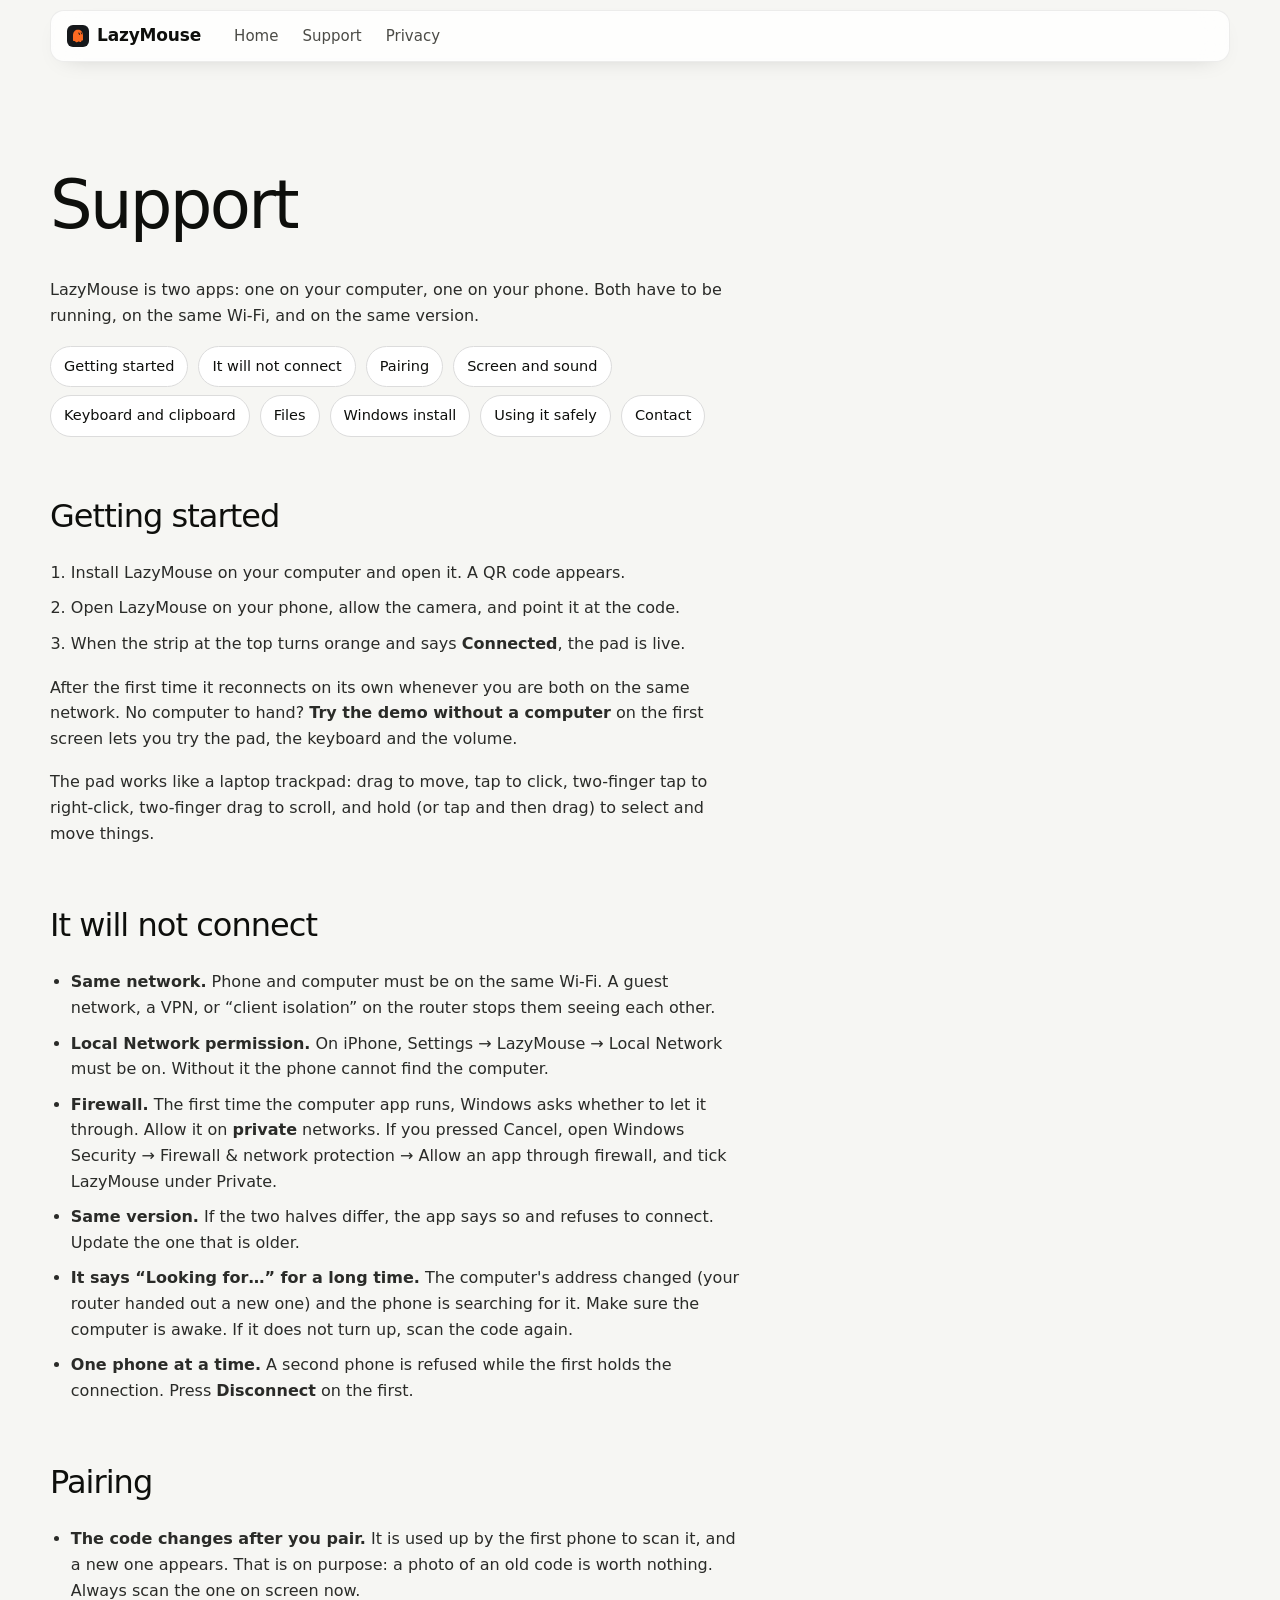
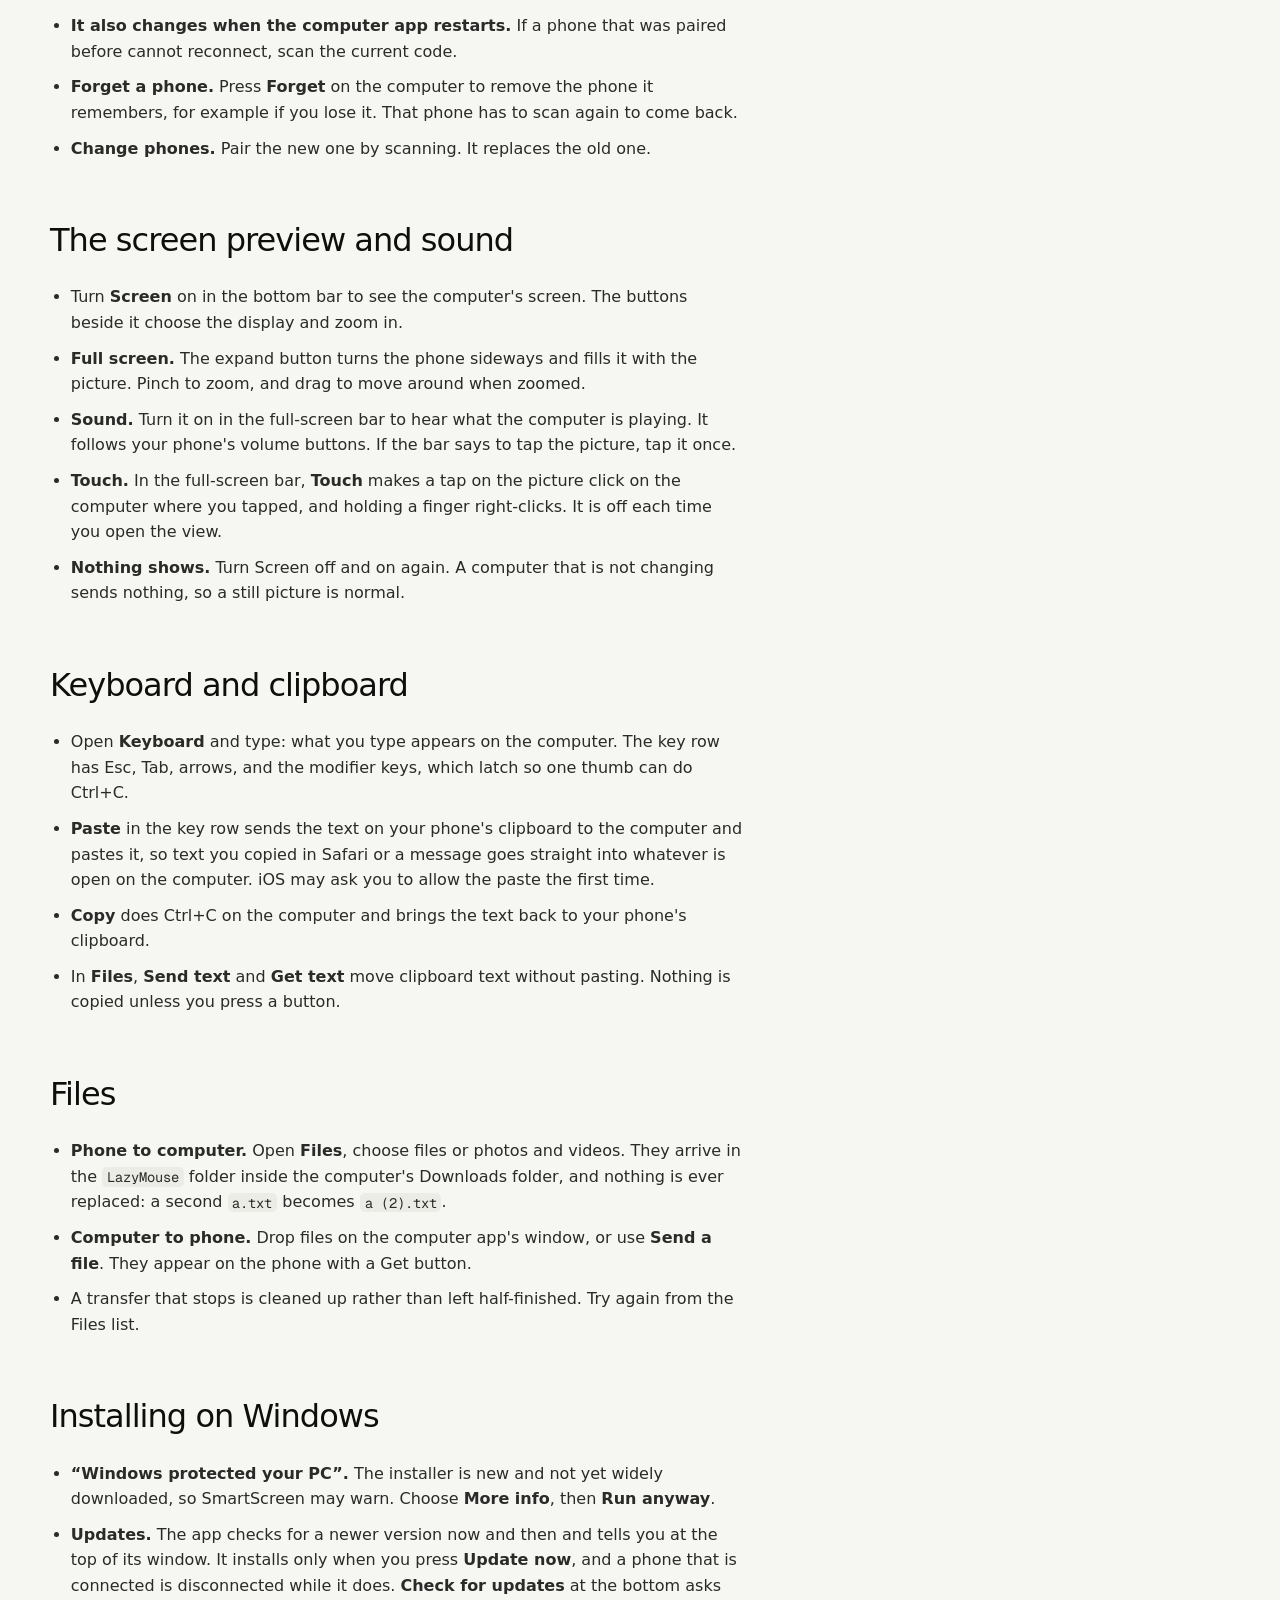
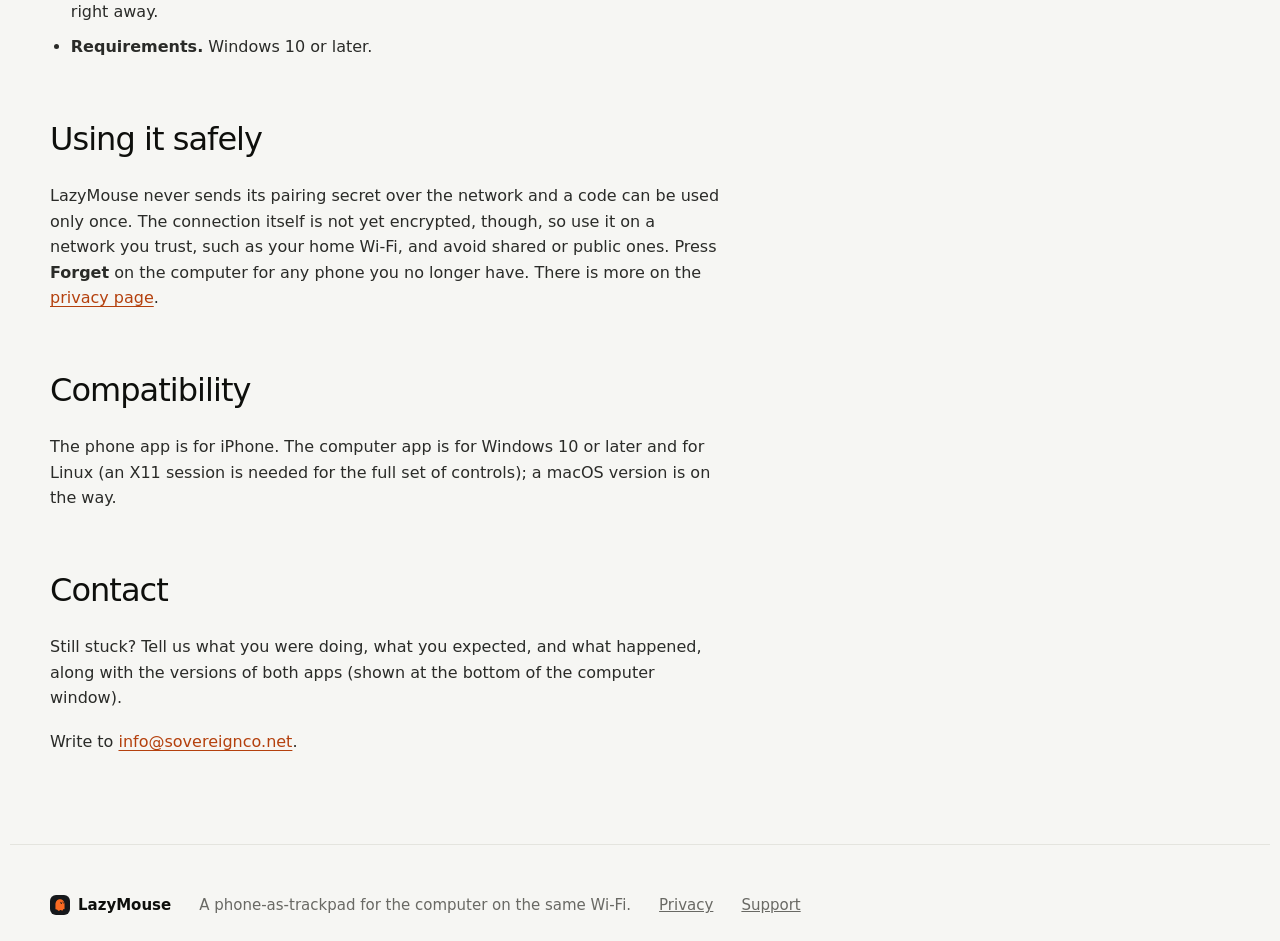
<file: support.html>
<!doctype html>
<html lang="en">
<head>
  <meta charset="utf-8">
  <meta name="viewport" content="width=device-width, initial-scale=1">
  <title>Support — LazyMouse</title>
  <meta name="description" content="Setting up LazyMouse, and what to check when it will not connect.">
  <meta name="theme-color" content="#ecedee" media="(prefers-color-scheme: light)">
  <meta name="theme-color" content="#16181b" media="(prefers-color-scheme: dark)">
  <script>try{var t=new URLSearchParams(location.search).get("theme");if(t==="light")document.documentElement.dataset.theme="light"}catch(e){}</script>
  <link rel="icon" href="assets/logo.svg" type="image/svg+xml">
  <link rel="preconnect" href="https://fonts.googleapis.com">
  <link rel="preconnect" href="https://fonts.gstatic.com" crossorigin>
  <link rel="stylesheet" href="https://fonts.googleapis.com/css2?family=Geist:wght@400..700&family=Geist+Mono:wght@400;500&display=swap">
  <link rel="stylesheet" href="legal.css">
</head>
<body id="top">
  <a class="skip" href="#main">Skip to content</a>
  <header class="strip" data-state="idle">
    <a class="brand" href="index.html"><img src="assets/logo.svg" alt="" width="22" height="22"><span>LazyMouse</span></a>
    <nav aria-label="Pages">
      <a href="index.html">Home</a>
      <a href="support.html">Support</a>
      <a href="privacy.html">Privacy</a>
    </nav>
  </header>
  <main id="main">
    <article class="sec wrap doc">
      <h1>Support</h1>
      <p class="honest">LazyMouse is two apps: one on your computer, one on your phone. Both have to be running, on the same Wi-Fi, and on the same version.</p>

      <nav class="jump" aria-label="On this page">
        <a href="#start">Getting started</a>
        <a href="#connect">It will not connect</a>
        <a href="#pairing">Pairing</a>
        <a href="#screen">Screen and sound</a>
        <a href="#typing">Keyboard and clipboard</a>
        <a href="#files">Files</a>
        <a href="#windows">Windows install</a>
        <a href="#safe">Using it safely</a>
        <a href="#contact">Contact</a>
      </nav>

      <h2 id="start">Getting started</h2>
      <ol>
        <li>Install LazyMouse on your computer and open it. A QR code appears.</li>
        <li>Open LazyMouse on your phone, allow the camera, and point it at the code.</li>
        <li>When the strip at the top turns orange and says <b>Connected</b>, the pad is live.</li>
      </ol>
      <p>After the first time it reconnects on its own whenever you are both on the same network. No computer to hand? <b>Try the demo without a computer</b> on the first screen lets you try the pad, the keyboard and the volume.</p>
      <p>The pad works like a laptop trackpad: drag to move, tap to click, two-finger tap to right-click, two-finger drag to scroll, and hold (or tap and then drag) to select and move things.</p>

      <h2 id="connect">It will not connect</h2>
      <ul>
        <li><b>Same network.</b> Phone and computer must be on the same Wi-Fi. A guest network, a VPN, or &ldquo;client isolation&rdquo; on the router stops them seeing each other.</li>
        <li><b>Local Network permission.</b> On iPhone, Settings &rarr; LazyMouse &rarr; Local Network must be on. Without it the phone cannot find the computer.</li>
        <li><b>Firewall.</b> The first time the computer app runs, Windows asks whether to let it through. Allow it on <b>private</b> networks. If you pressed Cancel, open Windows Security &rarr; Firewall &amp; network protection &rarr; Allow an app through firewall, and tick LazyMouse under Private.</li>
        <li><b>Same version.</b> If the two halves differ, the app says so and refuses to connect. Update the one that is older.</li>
        <li><b>It says &ldquo;Looking for&hellip;&rdquo; for a long time.</b> The computer's address changed (your router handed out a new one) and the phone is searching for it. Make sure the computer is awake. If it does not turn up, scan the code again.</li>
        <li><b>One phone at a time.</b> A second phone is refused while the first holds the connection. Press <b>Disconnect</b> on the first.</li>
      </ul>

      <h2 id="pairing">Pairing</h2>
      <ul>
        <li><b>The code changes after you pair.</b> It is used up by the first phone to scan it, and a new one appears. That is on purpose: a photo of an old code is worth nothing. Always scan the one on screen now.</li>
        <li><b>It also changes when the computer app restarts.</b> If a phone that was paired before cannot reconnect, scan the current code.</li>
        <li><b>Forget a phone.</b> Press <b>Forget</b> on the computer to remove the phone it remembers, for example if you lose it. That phone has to scan again to come back.</li>
        <li><b>Change phones.</b> Pair the new one by scanning. It replaces the old one.</li>
      </ul>

      <h2 id="screen">The screen preview and sound</h2>
      <ul>
        <li>Turn <b>Screen</b> on in the bottom bar to see the computer's screen. The buttons beside it choose the display and zoom in.</li>
        <li><b>Full screen.</b> The expand button turns the phone sideways and fills it with the picture. Pinch to zoom, and drag to move around when zoomed.</li>
        <li><b>Sound.</b> Turn it on in the full-screen bar to hear what the computer is playing. It follows your phone's volume buttons. If the bar says to tap the picture, tap it once.</li>
        <li><b>Touch.</b> In the full-screen bar, <b>Touch</b> makes a tap on the picture click on the computer where you tapped, and holding a finger right-clicks. It is off each time you open the view.</li>
        <li><b>Nothing shows.</b> Turn Screen off and on again. A computer that is not changing sends nothing, so a still picture is normal.</li>
      </ul>

      <h2 id="typing">Keyboard and clipboard</h2>
      <ul>
        <li>Open <b>Keyboard</b> and type: what you type appears on the computer. The key row has Esc, Tab, arrows, and the modifier keys, which latch so one thumb can do Ctrl+C.</li>
        <li><b>Paste</b> in the key row sends the text on your phone's clipboard to the computer and pastes it, so text you copied in Safari or a message goes straight into whatever is open on the computer. iOS may ask you to allow the paste the first time.</li>
        <li><b>Copy</b> does Ctrl+C on the computer and brings the text back to your phone's clipboard.</li>
        <li>In <b>Files</b>, <b>Send text</b> and <b>Get text</b> move clipboard text without pasting. Nothing is copied unless you press a button.</li>
      </ul>

      <h2 id="files">Files</h2>
      <ul>
        <li><b>Phone to computer.</b> Open <b>Files</b>, choose files or photos and videos. They arrive in the <code>LazyMouse</code> folder inside the computer's Downloads folder, and nothing is ever replaced: a second <code>a.txt</code> becomes <code>a (2).txt</code>.</li>
        <li><b>Computer to phone.</b> Drop files on the computer app's window, or use <b>Send a file</b>. They appear on the phone with a Get button.</li>
        <li>A transfer that stops is cleaned up rather than left half-finished. Try again from the Files list.</li>
      </ul>

      <h2 id="windows">Installing on Windows</h2>
      <ul>
        <li><b>&ldquo;Windows protected your PC&rdquo;.</b> The installer is new and not yet widely downloaded, so SmartScreen may warn. Choose <b>More info</b>, then <b>Run anyway</b>.</li>
        <li><b>Updates.</b> The app checks for a newer version now and then and tells you at the top of its window. It installs only when you press <b>Update now</b>, and a phone that is connected is disconnected while it does. <b>Check for updates</b> at the bottom asks right away.</li>
        <li><b>Requirements.</b> Windows 10 or later.</li>
      </ul>

      <h2 id="safe">Using it safely</h2>
      <p>LazyMouse never sends its pairing secret over the network and a code can be used only once. The connection itself is not yet encrypted, though, so use it on a network you trust, such as your home Wi-Fi, and avoid shared or public ones. Press <b>Forget</b> on the computer for any phone you no longer have. There is more on the <a href="privacy.html">privacy page</a>.</p>

      <h2 id="compat">Compatibility</h2>
      <p>The phone app is for iPhone. The computer app is for Windows 10 or later and for Linux (an X11 session is needed for the full set of controls); a macOS version is on the way.</p>

      <h2 id="contact">Contact</h2>
      <p>Still stuck? Tell us what you were doing, what you expected, and what happened, along with the versions of both apps (shown at the bottom of the computer window).</p>
      <p data-contact>Contact details are published here when LazyMouse launches.</p>
    </article>
  </main>
  <footer class="foot wrap">
    <a class="brand" href="index.html"><img src="assets/logo.svg" alt="" width="22" height="22"><span>LazyMouse</span></a>
    <p>A phone-as-trackpad for the computer on the same Wi-Fi.</p>
    <a href="privacy.html">Privacy</a>
    <a href="support.html">Support</a>
  </footer>
  <script src="config.js"></script>
  <script src="legal.js"></script>
</body>
</html>
</file>
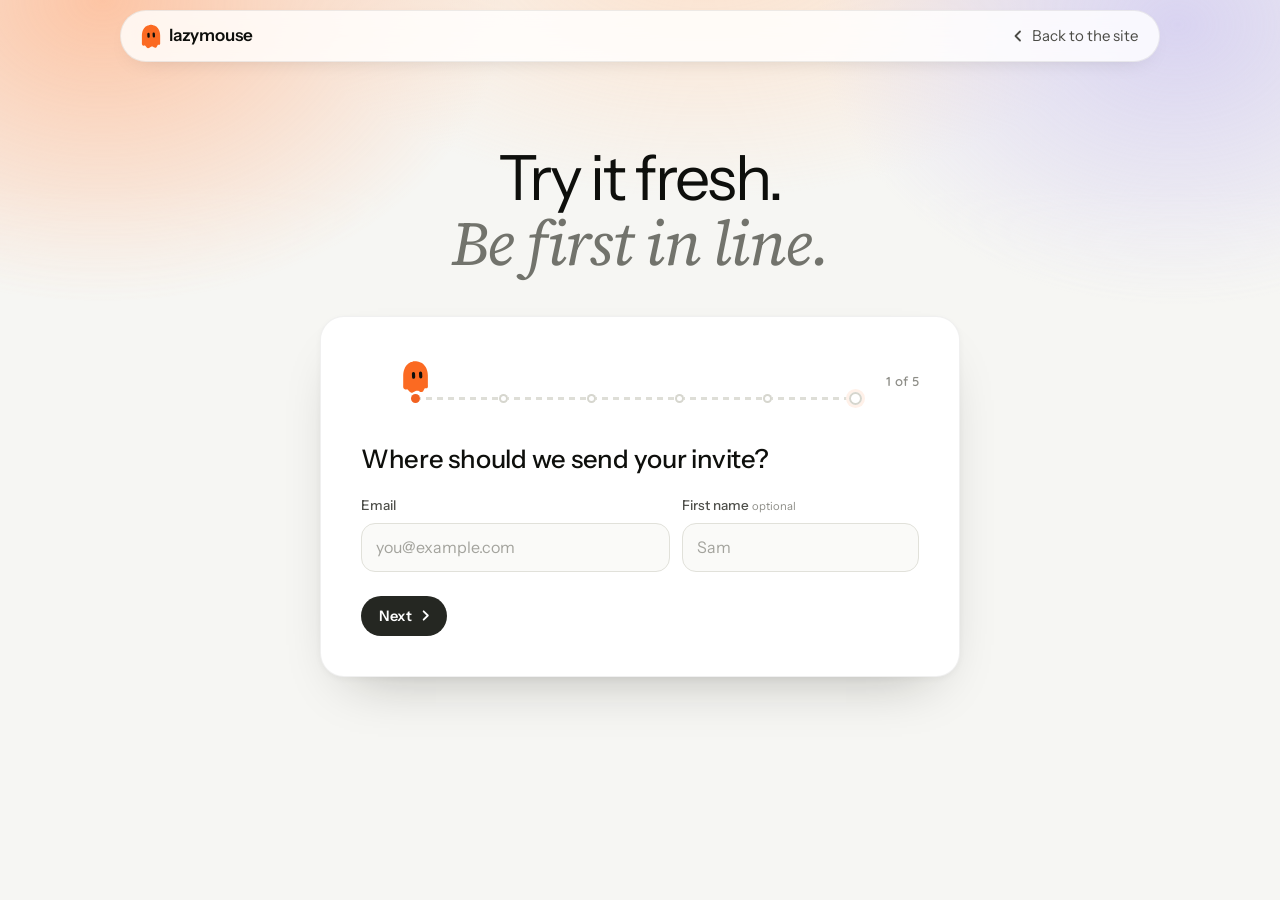
<file: wishlist.html>
<!doctype html>
<html lang="en">
<head>
  <meta charset="utf-8">
  <meta name="viewport" content="width=device-width, initial-scale=1">
  <title>Join the wishlist — lazymouse</title>
  <meta name="description" content="LazyMouse is in an invite-only beta. Leave your email and a few answers, and we'll send you an invite.">
  <meta name="theme-color" content="#fafaf8">
  <link rel="icon" href="assets/logo.svg" type="image/svg+xml">
  <link rel="stylesheet" href="demos/webfonts.css">
  <link rel="stylesheet" href="styles.css">
  <link rel="stylesheet" href="light.css?v=20261117g">
  <link rel="stylesheet" href="wishlist.css?v=7">
</head>
<body id="top" class="wl-page">
  <a class="skip" href="#main">Skip to the form</a>
  <header class="strip wl-strip">
    <a class="brand" href="index.html"><svg class="ghost-svg brand-ghost" viewBox="-86 -106 172 215" aria-hidden="true"><path class="g-body" d="M78.76 0.14C78.76 2.72 78.76 5.28 78.76 7.9C78.76 10.51 78.76 13.12 78.76 15.81C78.76 18.5 78.76 21.21 78.76 24.04C78.76 26.87 78.76 29.74 78.76 32.78C78.76 35.81 78.76 38.92 78.76 42.26C78.76 45.59 78.76 49.03 78.76 52.79C78.76 56.55 79.67 61.36 78.76 64.81C77.85 68.25 76.44 72.07 73.3 73.45C70.16 74.84 63.05 71.75 59.91 73.11C56.78 74.47 56.28 78.48 54.48 81.61C52.67 84.73 51.44 89.25 49.08 91.84C46.71 94.44 43.55 96.34 40.29 97.19C37.02 98.03 33.2 98.18 29.48 96.9C25.76 95.63 21.38 90.96 17.95 89.56C14.52 88.16 11.85 88.34 8.9 88.51C5.95 88.69 3.24 89.34 0.22 90.59C-2.79 91.84 -5.84 94.21 -9.19 96.01C-12.53 97.82 -16.39 100.74 -19.85 101.42C-23.32 102.11 -26.9 101.37 -30 100.12C-33.11 98.86 -35.91 96.26 -38.47 93.88C-41.04 91.49 -43.05 88.2 -45.4 85.79C-47.75 83.38 -49.17 80.24 -52.57 79.42C-55.97 78.6 -62.11 81.54 -65.8 80.86C-69.49 80.18 -72.66 78.03 -74.73 75.34C-76.8 72.65 -77.62 68.49 -78.22 64.73C-78.82 60.97 -78.3 56.53 -78.31 52.79C-78.33 49.04 -78.31 45.59 -78.31 42.26C-78.31 38.92 -78.31 35.81 -78.31 32.78C-78.31 29.74 -78.31 26.87 -78.31 24.04C-78.31 21.21 -78.31 18.5 -78.31 15.81C-78.31 13.12 -78.31 10.51 -78.31 7.9C-78.31 5.28 -78.31 2.72 -78.31 0.14C-78.31 -2.45 -78.35 -5.02 -78.31 -7.63C-78.26 -10.23 -78.21 -12.85 -78.04 -15.49C-77.87 -18.12 -77.62 -20.78 -77.27 -23.45C-76.92 -26.12 -76.47 -28.81 -75.92 -31.51C-75.38 -34.22 -74.8 -36.97 -74.01 -39.68C-73.21 -42.38 -72.19 -45.01 -71.17 -47.73C-70.16 -50.45 -69.2 -53.3 -67.92 -55.98C-66.64 -58.65 -65.1 -61.24 -63.47 -63.78C-61.84 -66.32 -60.06 -68.82 -58.14 -71.22C-56.21 -73.62 -54.15 -75.98 -51.93 -78.18C-49.71 -80.39 -47.36 -82.57 -44.83 -84.45C-42.3 -86.32 -39.54 -87.92 -36.74 -89.42C-33.95 -90.91 -31.03 -92.26 -28.06 -93.41C-25.08 -94.56 -22 -95.53 -18.9 -96.31C-15.79 -97.1 -12.61 -97.71 -9.42 -98.13C-6.23 -98.56 -2.99 -98.9 0.22 -98.87C3.44 -98.84 6.66 -98.36 9.85 -97.93C13.04 -97.5 16.24 -97.06 19.34 -96.29C22.44 -95.51 25.52 -94.48 28.46 -93.25C31.4 -92.02 34.22 -90.46 36.98 -88.91C39.74 -87.35 42.53 -85.85 45.02 -83.95C47.51 -82.05 49.73 -79.7 51.92 -77.49C54.11 -75.29 56.24 -73.06 58.15 -70.69C60.07 -68.32 61.83 -65.82 63.44 -63.29C65.04 -60.76 66.45 -58.11 67.77 -55.49C69.1 -52.87 70.35 -50.25 71.39 -47.58C72.44 -44.91 73.26 -42.15 74.04 -39.45C74.82 -36.75 75.5 -34.07 76.07 -31.39C76.65 -28.71 77.14 -26.04 77.48 -23.38C77.82 -20.72 77.9 -18.04 78.11 -15.41C78.32 -12.78 78.63 -10.21 78.74 -7.62C78.85 -5.03 78.76 -2.45 78.76 0.14Z"/><g class="g-eyes"><g class="g-blink"><path d="M-10.5 -11.5A10.5 10.5 0 0 1 0 -22L0 -22A10.5 10.5 0 0 1 10.5 -11.5L10.5 11.5A10.5 10.5 0 0 1 0 22L0 22A10.5 10.5 0 0 1 -10.5 11.5Z" transform="matrix(0.96 -0.08 0.05 0.99 -21.39 -9.01)"/><path d="M-10.5 -11.5A10.5 10.5 0 0 1 0 -22L0 -22A10.5 10.5 0 0 1 10.5 -11.5L10.5 11.5A10.5 10.5 0 0 1 0 22L0 22A10.5 10.5 0 0 1 -10.5 11.5Z" transform="matrix(0.96 -0.01 0.05 0.99 23.94 -11.23)"/></g></g></svg><span>lazymouse</span></a>
    <a class="wl-back" href="index.html"><svg viewBox="0 0 16 16" aria-hidden="true"><path d="M10 3.5 5.5 8l4.5 4.5"/></svg>Back to the site</a>
  </header>

  <main id="main" class="wl">
    <h1 id="wl-title" class="wl-title">Try it fresh.<br><em>Be first in line.</em></h1>

    <section class="wl-card" aria-labelledby="wl-title">
      <div class="wl-progress">
        <button class="wl-prev" type="button" id="wlBack" hidden><svg viewBox="0 0 16 16" aria-hidden="true"><path d="M10 3.5 5.5 8l4.5 4.5"/></svg><span class="visually-hidden">Previous question</span></button>
        <div class="wl-track" id="wlTrack" role="progressbar" aria-label="Your progress" aria-valuemin="0" aria-valuemax="5" aria-valuenow="0">
          <span class="wl-rail"></span><span class="wl-fill"></span>
          <i class="wl-dot" style="--at:0"></i><i class="wl-dot" style="--at:.2"></i><i class="wl-dot" style="--at:.4"></i><i class="wl-dot" style="--at:.6"></i><i class="wl-dot" style="--at:.8"></i><i class="wl-dot wl-goal" style="--at:1"></i>
          <span class="wl-walker" aria-hidden="true"></span>
        </div>
        <span class="wl-count" id="wlCount" aria-live="polite">1 of 5</span>
      </div>

      <form id="wishlist" class="wl-form" novalidate>
        <input type="hidden" name="_subject" value="LazyMouse wishlist">
        <div class="wl-trap" aria-hidden="true"><label>Leave this empty <input type="text" name="_gotcha" tabindex="-1" autocomplete="off"></label></div>

        <div class="wl-steps" id="wlSteps">
        <fieldset class="wl-q" data-step="email">
          <legend>Where should we send your invite?</legend>
          <div class="wl-row">
            <label class="wl-field"><span>Email</span><input type="email" name="email" autocomplete="email" inputmode="email" placeholder="you@example.com" required aria-describedby="err-email"></label>
            <label class="wl-field"><span>First name <small>optional</small></span><input type="text" name="name" autocomplete="given-name" placeholder="Sam"></label>
          </div>
          <p class="wl-err" id="err-email" hidden>Enter an email we can reach you at.</p>
          <button class="wl-next" type="button" data-next>Next<svg viewBox="0 0 16 16" aria-hidden="true"><path d="M6 3.5 10.5 8 6 12.5"/></svg></button>
        </fieldset>

        <fieldset class="wl-q" data-step="computer" data-multi hidden>
          <legend>Which computer would you use it on? <small>pick any</small></legend>
          <div class="wl-chips"><label class="chip"><input type="checkbox" name="computer" value="Windows"><span>Windows</span></label><label class="chip"><input type="checkbox" name="computer" value="Linux"><span>Linux</span></label><label class="chip"><input type="checkbox" name="computer" value="Mac"><span>Mac <small>not yet</small></span></label></div>
          <button class="wl-next" type="button" data-next>Next<svg viewBox="0 0 16 16" aria-hidden="true"><path d="M6 3.5 10.5 8 6 12.5"/></svg></button>
        </fieldset>

        <fieldset class="wl-q" data-step="first" data-multi hidden>
          <legend>What would you try first? <small>pick any</small></legend>
          <div class="wl-chips"><label class="chip"><input type="checkbox" name="first" value="Assistant does tasks"><span>Have it do things on my PC</span></label><label class="chip"><input type="checkbox" name="first" value="Explains my screen"><span>Explain what’s on my screen</span></label><label class="chip"><input type="checkbox" name="first" value="Deep search"><span>Deep search anything</span></label><label class="chip"><input type="checkbox" name="first" value="Background jobs"><span>Long jobs while I’m away</span></label><label class="chip"><input type="checkbox" name="first" value="Notes"><span>Notes at the edge of my screen</span></label><label class="chip"><input type="checkbox" name="first" value="Phone as remote"><span>My phone as trackpad and keyboard</span></label></div>
          <button class="wl-next" type="button" data-next>Next<svg viewBox="0 0 16 16" aria-hidden="true"><path d="M6 3.5 10.5 8 6 12.5"/></svg></button>
        </fieldset>

        <fieldset class="wl-q" data-step="role" hidden>
          <legend>What do you mostly do?</legend>
          <div class="wl-chips"><label class="chip"><input type="radio" name="role" value="Student"><span>Student</span></label><label class="chip"><input type="radio" name="role" value="Developer"><span>Developer</span></label><label class="chip"><input type="radio" name="role" value="Founder / business"><span>Founder or business</span></label><label class="chip"><input type="radio" name="role" value="Research / journalism"><span>Research or journalism</span></label><label class="chip"><input type="radio" name="role" value="Design / creative"><span>Design or creative work</span></label><label class="chip"><input type="radio" name="role" value="Other"><span>Something else</span></label></div>
          <button class="wl-next" type="button" data-next>Next<svg viewBox="0 0 16 16" aria-hidden="true"><path d="M6 3.5 10.5 8 6 12.5"/></svg></button>
        </fieldset>

        <fieldset class="wl-q" data-step="heard" data-last hidden>
          <legend>How did you hear about LazyMouse?</legend>
          <div class="wl-chips"><label class="chip"><input type="radio" name="heard" value="A friend"><span>A friend</span></label><label class="chip"><input type="radio" name="heard" value="X"><span>X</span></label><label class="chip"><input type="radio" name="heard" value="Reddit"><span>Reddit</span></label><label class="chip"><input type="radio" name="heard" value="YouTube"><span>YouTube</span></label><label class="chip"><input type="radio" name="heard" value="TikTok / Instagram"><span>TikTok or Instagram</span></label><label class="chip"><input type="radio" name="heard" value="Search"><span>Search</span></label><label class="chip"><input type="radio" name="heard" value="Other"><span>Somewhere else</span></label></div>
          <div class="wl-send">
            <button class="btn notch-cta wl-submit" type="submit"><span>Join the wishlist</span></button>
            <p class="wl-fine">We’ll only use your email to send your invite.</p>
          </div>
          <p class="wl-status" id="wlStatus" role="alert" hidden></p>
        </fieldset>
        </div>
      </form>

      <div class="wl-done" id="wlDone" hidden tabindex="-1">
        <h2>You’re on the list<span id="wlDoneName"></span>.</h2>
        <p>We’ll email you when your invite is ready. Keep an eye out for a message from LazyMouse.</p>
        <a class="btn wl-home" href="index.html">Back to the site</a>
      </div>
    </section>
  </main>

  <script src="config.js"></script>
  <script src="wishlist.js?v=3"></script>
</body>
</html>
</file>
<file: demos/webfonts.css>
@font-face {
  font-family: 'Instrument Sans';
  font-style: normal;
  font-weight: 400;
  font-stretch: normal;
  font-display: swap;
  src: url(webfont-0.woff2) format('woff2');
}
@font-face {
  font-family: 'Instrument Sans';
  font-style: normal;
  font-weight: 500;
  font-stretch: normal;
  font-display: swap;
  src: url(webfont-1.woff2) format('woff2');
}
@font-face {
  font-family: 'Instrument Sans';
  font-style: normal;
  font-weight: 600;
  font-stretch: normal;
  font-display: swap;
  src: url(webfont-2.woff2) format('woff2');
}
@font-face {
  font-family: 'Instrument Sans';
  font-style: normal;
  font-weight: 700;
  font-stretch: normal;
  font-display: swap;
  src: url(webfont-3.woff2) format('woff2');
}
@font-face {
  font-family: 'Source Serif 4';
  font-style: italic;
  font-weight: 300;
  font-display: swap;
  src: url(webfont-4.woff2) format('woff2');
}
@font-face {
  font-family: 'Source Serif 4';
  font-style: italic;
  font-weight: 400;
  font-display: swap;
  src: url(webfont-5.woff2) format('woff2');
}
@font-face {
  font-family: 'Source Serif 4';
  font-style: italic;
  font-weight: 500;
  font-display: swap;
  src: url(webfont-6.woff2) format('woff2');
}
@font-face {
  font-family: 'Source Serif 4';
  font-style: italic;
  font-weight: 600;
  font-display: swap;
  src: url(webfont-7.woff2) format('woff2');
}
@font-face {
  font-family: 'Source Serif 4';
  font-style: normal;
  font-weight: 300;
  font-display: swap;
  src: url(webfont-8.woff2) format('woff2');
}
@font-face {
  font-family: 'Source Serif 4';
  font-style: normal;
  font-weight: 400;
  font-display: swap;
  src: url(webfont-9.woff2) format('woff2');
}
@font-face {
  font-family: 'Source Serif 4';
  font-style: normal;
  font-weight: 500;
  font-display: swap;
  src: url(webfont-10.woff2) format('woff2');
}
@font-face {
  font-family: 'Source Serif 4';
  font-style: normal;
  font-weight: 600;
  font-display: swap;
  src: url(webfont-11.woff2) format('woff2');
}


@font-face{font-family:Quicksand;src:url(Quicksand.woff2);font-weight:300 700;font-display:swap}@font-face{font-family:Saira;src:url(Saira.woff2);font-weight:100 900;font-display:swap}
</file>
<file: styles.css>
/* LazyMouse website, v3.
 *
 * From the references extracted with skillui (C:\Users\irealycode\design-refs):
 *  - cap.so: Instrument Sans + Source Serif 4, the centred hero inside a rounded sky panel,
 *    a "New" announcement pill, the product window rising out of the panel, pill badges over
 *    section headings, the small icon grid with a bold lead-in sentence.
 *  - granola.ai: oat neutrals, big serif display lines, the heading-left / text-right split row,
 *    the logo row, the giant name in the footer.
 *  - cluely.com: two feature cards side by side (one warm, one light), the keycap close.
 *  - heyclicky.com: product shown in windows with traffic lights.
 *  - LazyMouse: the ghost and its orange.
 */

:root {
  --bg: #f6f6f3;
  --white: #ffffff;
  --ink: #0e0f0c;
  --text: #2a2b28;
  --muted: #696964;
  --faint: #8e8e88;
  --line: #e4e4de;
  --grey-tone: #9a9a94;
  --accent: #fb6a22;
  --accent-deep: #e4560f;
  --accent-text: #b4400d;
  --blue: #4785ff;
  --signal: var(--accent);
  --signal-deep: var(--accent-deep);
  --on-signal: #1a0a02;

  /* the Ask scene's own styles */
  --rule: #d9d9d4;
  --plate: #ffffff;
  --paper: #f6f6f3;

  --nav-h: 64px;
  --gutter: clamp(16px, 4vw, 40px);
  --max: 1180px;
  --ease: cubic-bezier(0.22, 1, 0.36, 1);
  --sans: "Instrument Sans", "Segoe UI", system-ui, sans-serif;
  --serif: "Source Serif 4", Georgia, serif;
  --mono: "Geist Mono", "Cascadia Mono", Consolas, ui-monospace, monospace;
  --win-shadow: 0 1px 0 rgb(255 255 255 / 0.9) inset, 0 24px 48px -24px rgb(20 20 10 / 0.35), 0 3px 8px rgb(0 0 0 / 0.06);
  color-scheme: light;
}

* { box-sizing: border-box; }
html { scroll-behavior: smooth; scroll-padding-top: calc(var(--nav-h) + 16px); }
@media (prefers-reduced-motion: reduce) { html { scroll-behavior: auto; } }
body { margin: 0; overflow-x: clip; background: var(--bg); color: var(--text); font: 400 16px/1.6 var(--sans); -webkit-font-smoothing: antialiased; }
a { color: inherit; }
img { display: block; max-width: 100%; }
p { margin: 0; }
h1, h2, h3 { margin: 0; color: var(--ink); font-weight: 500; text-wrap: balance; }
code { font: 0.86em var(--mono); background: #ececE6; border-radius: 5px; padding: 0.05em 0.35em; }
:focus-visible { outline: 2px solid var(--accent); outline-offset: 3px; border-radius: 8px; }
.skip { position: absolute; left: 8px; top: -60px; z-index: 100; background: var(--ink); color: #fff; padding: 10px 14px; border-radius: 8px; }
.skip:focus { top: 8px; }
.center { text-align: center; margin-inline: auto; }
.line { display: block; overflow: hidden; padding-bottom: 0.1em; margin-bottom: -0.1em; }
.line-in { display: block; }
em { font-style: italic; }
em.grey { color: var(--grey-tone); }

/* ---- nav: a floating bar, as Cap's and Granola's ---------------------------- */

.strip {
  position: sticky; top: 10px; z-index: 50; margin: 10px auto 0; width: min(var(--max), calc(100% - 2 * var(--gutter)));
  height: 52px; display: flex; align-items: center; gap: 22px; padding: 0 8px 0 16px; border-radius: 14px;
  background: rgb(255 255 255 / 0.82); -webkit-backdrop-filter: blur(14px) saturate(1.4); backdrop-filter: blur(14px) saturate(1.4);
  border: 1px solid rgb(0 0 0 / 0.07); box-shadow: 0 8px 24px -16px rgb(0 0 0 / 0.25);
}
.strip .brand { display: flex; align-items: center; gap: 8px; text-decoration: none; font-weight: 600; font-size: 17px; color: var(--ink); letter-spacing: -0.01em; }
.strip .brand img { width: 22px; height: 22px; border-radius: 6px; }
.brand-ghost { width: 20px; height: 25px; }
.brand-ghost .g-body { fill: var(--accent); }
.brand-ghost .g-eyes { fill: var(--ink); }
.strip nav { display: flex; gap: 2px; }
.strip nav a { padding: 7px 11px; border-radius: 8px; text-decoration: none; font-size: 15px; color: #4b4b46; }
.strip nav a:hover { background: rgb(0 0 0 / 0.05); color: var(--ink); }
.state { margin-left: auto; display: inline-flex; align-items: center; gap: 7px; font: 500 12.5px/1 var(--mono); color: var(--muted); }
.state .dot { width: 8px; height: 8px; border-radius: 50%; border: 1.6px solid #a3a39c; transition: background 0.2s, border-color 0.2s, box-shadow 0.2s; }
.strip[data-state="live"] .state { color: var(--ink); }
.strip[data-state="live"] .state .dot { background: var(--accent); border-color: var(--accent); box-shadow: 0 0 8px rgb(251 106 34 / 0.7); }
@media (max-width: 900px) { .strip nav { display: none; } }
@media (max-width: 480px) { .state { display: none; } .strip .btn { margin-left: auto; } }
/* the plain pages' bar */
.strip .wrap { display: contents; }

/* ---- buttons ------------------------------------------------------------------ */

.btn {
  display: inline-flex; align-items: center; justify-content: center; gap: 9px; min-height: 46px; padding: 0 18px;
  border-radius: 12px; text-decoration: none; font: 500 15.5px/1 var(--sans); color: var(--ink); white-space: nowrap;
  background: var(--white); border: 1px solid #dcdcd5; box-shadow: 0 1px 2px rgb(0 0 0 / 0.06), inset 0 -1px 0 rgb(0 0 0 / 0.04);
  transition: transform 0.15s var(--ease), box-shadow 0.2s var(--ease), background 0.2s;
}
.btn svg { width: 18px; height: 18px; flex: none; }
.btn:hover { box-shadow: 0 6px 14px -8px rgb(0 0 0 / 0.3); }
.btn:active { transform: translateY(1px); }
.btn.primary { color: #fff; background: linear-gradient(#ff8546, var(--accent-deep)); border-color: #cf4e0e; box-shadow: inset 0 1px 0 rgb(255 255 255 / 0.35), 0 8px 18px -10px rgb(228 86 15 / 0.9); }
.btn.primary svg path { stroke: rgb(255 255 255 / 0.7); stroke-width: 0.8; }
.btn.dark { color: #fff; background: var(--ink); border-color: var(--ink); }
.btn.dark svg { fill: #fff; }
.btn.small { min-height: 38px; padding: 0 14px; border-radius: 10px; font-size: 14.5px; }
.btn.ghostly { background: rgb(255 255 255 / 0.65); }
.btn.ghostly svg { fill: none; stroke: currentColor; stroke-width: 2; }
.btn .tag { font: 500 10.5px/1 var(--mono); text-transform: uppercase; letter-spacing: 0.06em; padding: 4px 6px; border-radius: 6px; border: 1px solid currentColor; opacity: 0.75; }
.btn[aria-disabled="true"] { cursor: default; }

/* ---- the hero: Cap's sky ---------------------------------------------------------- */

.hero { position: relative; padding: 12px var(--gutter) 0; margin-top: calc(-52px - 10px); }
.sky {
  position: absolute; left: var(--gutter); right: var(--gutter); top: 12px; height: calc(100svh - 24px); min-height: 640px;
  border-radius: 28px; overflow: hidden; z-index: 0;
  background: linear-gradient(180deg, rgb(255 250 240 / 0.62) 0%, rgb(255 250 240 / 0.25) 34%, rgb(255 250 240 / 0) 55%), url(assets/wallpapers/hills.jpg) center 62% / cover no-repeat, #d9c79a;
}
.hero-in { position: relative; z-index: 1; min-height: calc(100svh - 24px); display: grid; justify-items: center; align-content: center; gap: 22px; text-align: center; padding: calc(var(--nav-h) + 40px) 0 clamp(150px, 22vh, 230px); }
.news { display: inline-flex; align-items: center; gap: 10px; padding: 5px 12px 5px 5px; border-radius: 999px; background: rgb(14 15 12 / 0.88); color: #fff; text-decoration: none; font-size: 13.5px; box-shadow: 0 8px 20px -10px rgb(0 0 0 / 0.5); }
.news .new { padding: 3px 9px; border-radius: 999px; background: var(--accent); color: #1a0a02; font-weight: 600; font-size: 12px; }
.news svg { width: 14px; height: 14px; fill: none; stroke: currentColor; stroke-width: 2; transition: transform 0.2s var(--ease); }
.news:hover svg { transform: translateX(3px); }
.hero h1 { font-family: var(--sans); font-weight: 400; font-size: clamp(2.5rem, 6.2vw, 5.4rem); line-height: 1.02; letter-spacing: -0.035em; color: var(--ink); }
.hero h1 em { font-family: var(--serif); font-weight: 400; letter-spacing: -0.02em; }
.hero-side { display: grid; justify-items: center; gap: 22px; }
.lede { font-family: var(--serif); font-size: clamp(1.05rem, 1.5vw, 1.25rem); line-height: 1.5; color: #3c4150; max-width: 36ch; }
.cta { display: flex; flex-wrap: wrap; justify-content: center; gap: 10px; }
.also { display: flex; align-items: center; gap: 10px; font-size: 13px; color: #4f5566; }
.also svg { width: 16px; height: 16px; fill: #3f4452; }
/* ---- the apps row (Granola's logo row) -------------------------------------------- */

.apps { padding: clamp(56px, 7vw, 88px) var(--gutter) 0; text-align: center; }
.apps p { font-size: 14px; color: var(--muted); }
.apps ul { list-style: none; margin: 22px auto 0; padding: 0; display: flex; flex-wrap: wrap; justify-content: center; gap: 14px clamp(22px, 4vw, 52px); max-width: 980px; }
.apps li { display: flex; align-items: center; gap: 9px; font-weight: 600; font-size: 17px; letter-spacing: -0.01em; color: #3b3b37; }
.app-ico { width: 26px; height: 26px; display: grid; place-items: center; }
.app-ico svg { width: 100%; height: 100%; }

/* ---- sections ---------------------------------------------------------------------- */

.sec { padding: clamp(88px, 11vw, 150px) var(--gutter) 0; max-width: calc(var(--max) + 2 * var(--gutter)); margin-inline: auto; }
.display { font-family: var(--serif); font-weight: 400; font-size: clamp(2.4rem, 5.4vw, 4.6rem); line-height: 1.02; letter-spacing: -0.03em; color: var(--ink); }
.display em { font-style: italic; }
.badge { display: inline-flex; align-items: center; gap: 7px; margin-bottom: 18px; padding: 4px 11px 4px 8px; border-radius: 999px; font-size: 13px; font-weight: 600; }
.badge i { width: 8px; height: 8px; border-radius: 50%; }
.badge.orange { background: #ffe8db; color: var(--accent-text); }
.badge.orange i { background: var(--accent); box-shadow: 0 0 0 3px rgb(251 106 34 / 0.2); }
.badge.blue { background: #e3ecff; color: #2554c7; }
.badge.blue i { background: var(--blue); box-shadow: 0 0 0 3px rgb(71 133 255 / 0.2); }
#ask { text-align: center; }
#ask .badge { margin-inline: auto; }
.sub { margin-top: 22px; max-width: 54ch; color: var(--muted); font-size: 17.5px; }
/* Granola's row: a short heading on the left, the paragraph on the right, a rule above */
.split { display: grid; grid-template-columns: minmax(0, 1fr) minmax(0, 1fr); gap: 24px 48px; margin-top: clamp(36px, 5vw, 56px); padding-top: 20px; border-top: 1px solid var(--line); }
.split-h { font-family: var(--serif); font-size: clamp(1.3rem, 2vw, 1.6rem); color: var(--ink); letter-spacing: -0.01em; }
.split p:last-child { color: var(--muted); font-size: 17px; max-width: 52ch; }
@media (max-width: 760px) { .split { grid-template-columns: minmax(0, 1fr); } }

/* ---- remote: a landscape, a phone, a computer, the link between ------------------------ */

.remote-scene { position: relative; margin: clamp(28px, 4vw, 44px) 0 0; height: clamp(440px, 46vw, 560px); border-radius: 24px; overflow: hidden;
  background: url(assets/wallpapers/sunset.jpg) center 60% / cover no-repeat, #c9a98a; }
.rs-phone { position: absolute; left: clamp(16px, 7%, 90px); bottom: 28px; z-index: 2; }
.rs-title { font-family: var(--serif); font-size: 21px; color: var(--ink); margin: 6px 4px 12px; }
.pc-list { list-style: none; margin: 0; padding: 0; display: grid; gap: 6px; }
.pc-list li { display: grid; grid-template-columns: 26px minmax(0, 1fr) auto; align-items: center; gap: 9px; padding: 9px; border-radius: 12px; background: var(--white); border: 1px solid #ecece6; }
.pc-list b { display: block; font-size: 13.5px; font-weight: 600; color: var(--ink); line-height: 1.2; }
.pc-list small { font-size: 11.5px; color: var(--faint); }
.pc-ico { width: 26px; height: 20px; border-radius: 4px; border: 2px solid #b6b6af; position: relative; }
.pc-ico::after { content: ""; position: absolute; left: 50%; bottom: -6px; translate: -50% 0; width: 10px; height: 3px; border-radius: 2px; background: #b6b6af; }
.pc-list li.on .pc-ico { border-color: var(--accent); }
.pc-list li.on .pc-ico::after { background: var(--accent); }
.pc-list li:not(.on) { opacity: 0.6; }
.go { font: 600 11.5px/1 var(--sans); font-style: normal; padding: 6px 8px; border-radius: 8px; background: var(--ink); color: #fff; }
.pc-list li:first-child .go { background: var(--accent); color: #1a0a02; animation: tap 4s var(--ease) infinite; }
@keyframes tap { 0%, 40%, 60%, 100% { transform: none; } 50% { transform: scale(0.92); } }
.rs-link { position: absolute; left: 22%; right: 26%; top: 22%; height: 40%; overflow: visible; z-index: 1; }
.rs-link path { fill: none; stroke: #fff; stroke-width: 2.5; stroke-dasharray: 2 9; stroke-linecap: round; vector-effect: non-scaling-stroke; }
.pkt { fill: var(--accent); filter: drop-shadow(0 0 6px rgb(251 106 34 / 0.9)); }
.pkt.b { fill: #fff; filter: drop-shadow(0 0 6px rgb(255 255 255 / 0.9)); }
.rs-lock { position: absolute; left: 50%; top: 14%; translate: -50% 0; z-index: 3; display: inline-flex; align-items: center; gap: 7px; padding: 8px 13px; border-radius: 999px; background: rgb(255 255 255 / 0.92); font-size: 13.5px; font-weight: 600; color: var(--ink); box-shadow: 0 10px 24px -14px rgb(0 0 0 / 0.5); white-space: nowrap; }
.rs-lock svg { width: 16px; height: 16px; fill: none; stroke: var(--accent-deep); stroke-width: 2; }
.rs-pc { position: absolute; right: clamp(16px, 6%, 80px); bottom: 70px; width: clamp(260px, 38vw, 470px); z-index: 2; }
.rs-pc .mac { box-shadow: 0 30px 50px -24px rgb(30 20 0 / 0.55); }
.rs-screen { position: relative; aspect-ratio: 16 / 10; background: url(assets/wallpapers/lake.jpg) center / cover; overflow: hidden; }
.rs-win { position: absolute; left: 10%; top: 14%; width: 46%; height: 52%; border-radius: 8px; background: #fff; box-shadow: 0 12px 24px -14px rgb(30 20 60 / 0.5); }
.rs-win.b { left: 44%; top: 34%; width: 46%; height: 50%; }
.rs-win::before { content: ""; position: absolute; inset: 0 0 auto; height: 14px; border-radius: 8px 8px 0 0; background: radial-gradient(circle at 9px 7px, #ff5f57 2.4px, transparent 2.8px), radial-gradient(circle at 17px 7px, #febc2e 2.4px, transparent 2.8px), radial-gradient(circle at 25px 7px, #28c840 2.4px, transparent 2.8px), #ececE8; }
.rs-cursor { position: absolute; left: 30%; top: 40%; fill: var(--ink); stroke: #fff; stroke-width: 1.6; paint-order: stroke; animation: roam 6s ease-in-out infinite; }
@keyframes roam { 0%, 100% { left: 30%; top: 40%; } 30% { left: 62%; top: 56%; } 55% { left: 70%; top: 30%; } 80% { left: 40%; top: 66%; } }
@media (max-width: 760px) {
  .remote-scene { height: 600px; }
  .rs-pc { left: 16px; right: 16px; width: auto; top: 70px; bottom: auto; }
  .rs-phone { left: 50%; translate: -50% 0; bottom: 24px; }
  .rs-link { left: 50%; width: 120px; translate: -50% 0; top: 35%; height: 20%; transform: rotate(90deg); }
  .rs-lock { top: 16px; }
}

/* ---- ask ------------------------------------------------------------------------------- */

.ask-win { margin-top: clamp(36px, 5vw, 56px); text-align: left; }

/* ---- everything else: Cluely's two cards, Cap's grid ---------------------------------------- */

.cards { display: grid; grid-template-columns: repeat(2, minmax(0, 1fr)); gap: 20px; margin-top: clamp(36px, 5vw, 56px); }
@media (max-width: 860px) { .cards { grid-template-columns: minmax(0, 1fr); } }
.card { display: flex; flex-direction: column; gap: 22px; padding: clamp(22px, 3vw, 32px); border-radius: 24px; min-width: 0; }
.card.warm { background: linear-gradient(160deg, #ff9a5c 0%, #fb6a22 55%, #e4560f 100%); color: #2a0e00; }
.card.cool { background: var(--white); border: 1px solid var(--line); }
.card h3 { font-family: var(--serif); font-size: clamp(1.5rem, 2.4vw, 1.9rem); letter-spacing: -0.02em; font-weight: 400; }
.card.warm h3 { color: #1a0a02; }
.card-copy p { margin-top: 6px; max-width: 40ch; color: var(--muted); }
.card.warm .card-copy p { color: #3b1404; }
.card-play { margin-top: auto; display: grid; gap: 14px; }
.card.warm .card-play { padding: 22px; border-radius: 16px; background: rgb(255 255 255 / 0.18); border: 1px solid rgb(255 255 255 / 0.3); }
.card.warm .mods button[data-s="armed"] { box-shadow: 0 0 0 3px #fff, 0 0 18px rgb(255 255 255 / 0.6); }
.card.warm .mods button[data-s="held"] { background: linear-gradient(20deg, #fff, #ffe3d1); color: #1a0a02; border-color: #fff; }
.card.warm .mod-state { color: #3b1404; }
.grid { list-style: none; margin: clamp(48px, 6vw, 72px) 0 0; padding: 0; display: grid; grid-template-columns: repeat(4, minmax(0, 1fr)); gap: 36px 32px; }
@media (max-width: 1000px) { .grid { grid-template-columns: repeat(2, minmax(0, 1fr)); } }
@media (max-width: 520px) { .grid { grid-template-columns: minmax(0, 1fr); gap: 26px; } }
.gi { display: grid; place-items: center; width: 34px; height: 34px; margin-bottom: 12px; border-radius: 9px; background: #ffe8db; }
.gi svg { width: 19px; height: 19px; fill: none; stroke: var(--accent-deep); stroke-width: 1.7; stroke-linecap: round; stroke-linejoin: round; }
.grid p { font-size: 15px; color: var(--muted); }
.grid b { font-weight: 600; color: var(--ink); }

/* ---- download -------------------------------------------------------------------------------- */

.dl-grid { display: grid; grid-template-columns: repeat(2, minmax(0, 1fr)); gap: 20px; margin-top: clamp(36px, 5vw, 56px); }
@media (max-width: 760px) { .dl-grid { grid-template-columns: minmax(0, 1fr); } }
.dl-card .mac-body { padding: clamp(22px, 3vw, 30px); display: grid; gap: 10px; }
.dl-card h3 { font-family: var(--serif); font-size: 1.8rem; letter-spacing: -0.02em; font-weight: 400; }
.dl-card p { color: var(--muted); }
.dl-btns { display: flex; flex-wrap: wrap; gap: 10px; margin-top: 12px; }

/* ---- the close: Cluely's keycaps ------------------------------------------------------------- */

.close { display: grid; grid-template-columns: minmax(0, 1.25fr) minmax(0, 1fr); align-items: center; gap: 40px; max-width: calc(var(--max) + 2 * var(--gutter)); margin: 0 auto; padding: clamp(100px, 12vw, 170px) var(--gutter) clamp(60px, 8vw, 100px); }
@media (max-width: 800px) { .close { grid-template-columns: minmax(0, 1fr); } }
.close-copy { display: grid; gap: 30px; justify-items: start; }
.close .display { font-size: clamp(2.1rem, 4.2vw, 3.6rem); }
/* ---- footer: Granola's giant name --------------------------------------------------------------- */

.foot { max-width: calc(var(--max) + 2 * var(--gutter)); margin: 0 auto; padding: 48px var(--gutter) 24px; border-top: 1px solid var(--line); overflow: hidden; }
.foot-cols { display: grid; grid-template-columns: repeat(3, minmax(0, 1fr)); gap: 28px; max-width: 720px; }
@media (max-width: 520px) { .foot-cols { grid-template-columns: repeat(2, minmax(0, 1fr)); } }
.foot-cols div { display: grid; gap: 9px; align-content: start; }
.foot-cols b { font-weight: 600; color: var(--ink); margin-bottom: 4px; font-size: 14.5px; }
.foot-cols a { color: var(--muted); text-decoration: none; justify-self: start; font-size: 14.5px; }
.foot-cols a:hover { color: var(--ink); }
.legal { margin-top: 28px; font: 400 12.5px/1.4 var(--mono); color: var(--faint); }
/* the plain pages' footer */
.foot.wrap { display: flex; flex-wrap: wrap; align-items: center; gap: 12px 28px; font-size: 15px; color: var(--muted); }
.foot .brand { display: flex; align-items: center; gap: 8px; color: var(--ink); text-decoration: none; font-weight: 600; }
.foot .brand img { width: 20px; height: 20px; border-radius: 6px; }

/* ---- the demo windows, re-tuned for this page --------------------------------------------------- */

/* ==== v4: the ghost at work ============================================================ */

/* ---- a computer's display: a bezel, the desktop with a real wallpaper, a menu bar ------- */

.hero-screen { position: relative; z-index: 2; max-width: 1040px; margin: clamp(24px, 3.5vh, 40px) auto 0; }
.monitor { padding: 9px; border-radius: 20px; background: linear-gradient(#2a2b2e, #111214); box-shadow: 0 0 0 1px #3a3b3e inset, 0 60px 100px -50px rgb(40 30 10 / 0.6), 0 6px 16px rgb(0 0 0 / 0.15); }
.monitor.small { border-radius: 16px; padding: 7px; }
.os-desk { position: relative; overflow: hidden; border-radius: 12px; aspect-ratio: 16 / 8.8; background: var(--wp) center / cover no-repeat, #5d7a96; isolation: isolate; }
.monitor.small .os-desk { border-radius: 10px; aspect-ratio: 16 / 10.5; }
.mini-mb { position: absolute; inset: 0 0 auto; z-index: 5; height: 24px; display: flex; align-items: center; gap: 14px; padding: 0 12px; background: rgb(255 255 255 / 0.32); -webkit-backdrop-filter: blur(12px); backdrop-filter: blur(12px); font-size: 12px; color: #111; }
.mini-mb .apple svg { width: 12px; height: 12px; fill: #111; display: block; }
.mini-mb b { font-weight: 700; }
.mb-r { margin-left: auto; display: flex; align-items: center; gap: 10px; }
.mb-wifi { width: 13px; height: 9px; border-radius: 13px 13px 0 0; border: 2px solid #111; border-bottom: 0; }
@media (max-width: 560px) { .mini-mb span:not(.apple):not(.mb-r):nth-of-type(n+4) { display: none; } }

/* ---- the hero's explanation ------------------------------------------------------------- */

.pv { position: absolute; z-index: 2; left: 5%; top: 9%; width: 52%; border-radius: 12px; overflow: hidden; background: #fff; box-shadow: 0 30px 60px -28px rgb(0 0 0 / 0.55), 0 0 0 1px rgb(0 0 0 / 0.12); will-change: transform; }
.pv .mac-bar { height: 26px; }
.heart { display: block; width: 100%; height: auto; background: #fbfaf7; padding: 3% 1% 1%; }
.heart .v, .heart .muscle { stroke: #5c2320; stroke-width: 2.4; stroke-linejoin: round; }
.heart .v.blue { fill: #6f98e3; }
.heart .tube { fill: none; stroke-linecap: round; }
.heart .tube.blue { stroke: #6f98e3; stroke-width: 26; }
.heart .tube.red { stroke: #e2605a; stroke-width: 30; }
.heart .tube.thin { stroke-width: 16; }
.heart .tube.fat { stroke-width: 32; }
.heart .tube.twig { stroke-width: 9; }
.heart .vessels { filter: drop-shadow(0 0 0 #5c2320) drop-shadow(0 1.5px 0 #5c2320) drop-shadow(0 -1.5px 0 #5c2320) drop-shadow(1.5px 0 0 #5c2320) drop-shadow(-1.5px 0 0 #5c2320); }
.heart .muscle { fill: #e9a596; }
.heart .ch { stroke: #8a3a33; stroke-width: 2; }
.heart .ch.blue { fill: #8db0ee; }
.heart .ch.red { fill: #f08f86; }
.heart .valve { fill: none; stroke: #fff6e8; stroke-width: 5; stroke-dasharray: 10 7; stroke-linecap: round; }
.heart .flow path { fill: none; stroke: #fff; stroke-width: 3.2; stroke-linecap: round; stroke-linejoin: round; opacity: 0.9; }
/* what the ghost adds as it explains: a ring on the part, then its name */
.mark-ring { fill: none; stroke: var(--accent); stroke-width: 4; filter: drop-shadow(0 0 5px rgb(251 106 34 / 0.7)); transform-box: fill-box; transform-origin: center; }
.mark-ring.edge { stroke: #16181b; stroke-width: 7; filter: none; }
.mark-tag rect { fill: #16181b; }
.mark-tag text { fill: #fff; font: 600 15px/1 var(--sans); }
.mark-tag line { stroke: #16181b; stroke-width: 1.6; }

/* the conversation, as the phone shows it, floating on the desktop */
.talk { position: absolute; z-index: 3; right: 3.5%; top: 13%; width: min(33%, 320px); display: grid; gap: 10px; }
.talk p { padding: 12px 14px; border-radius: 16px; font-size: 14.5px; line-height: 1.45; box-shadow: 0 18px 40px -22px rgb(0 0 0 / 0.55); }
.talk b { display: flex; align-items: center; gap: 6px; margin-bottom: 4px; font: 600 11.5px/1 var(--mono); text-transform: uppercase; letter-spacing: 0.05em; }
.talk .you { justify-self: end; max-width: 88%; background: rgb(255 255 255 / 0.9); color: var(--ink); border-bottom-right-radius: 5px; }
.talk .you b { color: var(--muted); justify-content: flex-end; }
.talk .lm { background: rgb(22 24 27 / 0.9); color: #f3f3f0; border-bottom-left-radius: 5px; min-height: 6.4em; -webkit-backdrop-filter: blur(10px); backdrop-filter: blur(10px); }
.talk .lm b { color: #ffb184; }
.talk-ghost { width: 13px; height: 16px; }
.talk-ghost .g-body { fill: var(--accent); }
.talk-ghost .g-eyes { fill: #16181b; }
.talk .lm span::after { content: ""; display: inline-block; width: 7px; height: 1em; margin-left: 2px; vertical-align: -2px; background: #ffb184; animation: caret 1s steps(1) infinite; }
@keyframes caret { 50% { opacity: 0; } }
@media (max-width: 760px) {
  .os-desk#explain { aspect-ratio: 3 / 4; }
  .pv { left: 5%; top: 9%; width: 90%; }
  .talk { left: 5%; right: 5%; top: auto; bottom: 4%; width: auto; }
  .talk .you { display: none; }
  .talk .lm { min-height: 5.2em; font-size: 13.5px; }
}

/* ---- the carrier: the ghost, its arm, its hand on the pointer (as buddy.ts draws it) ---- */

.stage { position: relative; }
.carry { position: absolute; inset: 0; z-index: 20; pointer-events: none; overflow: visible; }
.carry svg.armsvg { position: absolute; inset: 0; width: 100%; height: 100%; overflow: visible; }
.carry .arm-edge { fill: none; stroke: #16181b; stroke-linecap: round; }
.carry .arm-fill { fill: none; stroke: var(--accent); stroke-linecap: round; }
.carry .hand { fill: var(--accent); stroke: #16181b; stroke-width: 1.4; }
.carry .ripple { fill: none; stroke: var(--accent); stroke-width: 2.5; opacity: 0; }
.carry .arrow { position: absolute; left: 0; top: 0; width: 15px; height: 21px; fill: #111; stroke: #fff; stroke-width: 1.6; paint-order: stroke; will-change: transform; display: none; }
.carry.has-arrow .arrow { display: block; }
.carry-ghost { position: absolute; left: 0; top: 0; width: var(--gw, 44px); height: calc(var(--gw, 44px) * 1.25); will-change: transform; filter: drop-shadow(0 8px 10px rgb(0 0 0 / 0.25)); }
.carry-ghost .g-body { fill: var(--accent); stroke: #16181b; stroke-width: 6; }
.carry-ghost .g-eyes { fill: #16181b; }

/* ---- drag: the trackpad, smaller ---------------------------------------------------- */

.drag-head { display: grid; grid-template-columns: minmax(0, 1.2fr) minmax(0, 1fr); gap: 24px 56px; align-items: end; }
.drag-head p { color: var(--muted); font-size: 17px; max-width: 44ch; }
@media (max-width: 860px) { .drag-head { grid-template-columns: minmax(0, 1fr); } }
.drag-win { max-width: 880px; margin: clamp(32px, 4vw, 48px) auto 0; }
.drag-win .screen { background: url(assets/wallpapers/lake.jpg) center / cover; }
.drag-win .pad { min-height: 220px; }

/* ---- takes over ------------------------------------------------------------------------ */

.take-grid { display: grid; grid-template-columns: minmax(0, 0.8fr) minmax(0, 1.25fr); gap: clamp(32px, 6vw, 80px); align-items: center; }
@media (max-width: 900px) { .take-grid { grid-template-columns: minmax(0, 1fr); } }
.take-copy > p { margin-top: 22px; color: var(--muted); font-size: 17px; max-width: 42ch; }
.take-steps { list-style: none; margin: 28px 0 0; padding: 0; display: grid; gap: 4px; counter-reset: t; max-width: 360px; }
.take-steps li { counter-increment: t; display: flex; align-items: center; gap: 12px; padding: 10px 12px; border-radius: 12px; color: var(--faint); font-weight: 500; transition: background 0.3s, color 0.3s; }
.take-steps li::before { content: counter(t); flex: none; width: 26px; height: 26px; display: grid; place-items: center; border-radius: 50%; border: 1.5px solid #d6d6cf; font: 500 12px/1 var(--mono); color: var(--faint); transition: all 0.3s; }
.take-steps li.now { background: var(--white); color: var(--ink); box-shadow: 0 6px 16px -10px rgb(0 0 0 / 0.25); }
.take-steps li.now::before { border-color: var(--accent); color: var(--accent-text); }
.take-steps li.done { color: var(--text); }
.take-steps li.done::before { content: "✓"; background: var(--accent); border-color: var(--accent); color: #1a0a02; }
.desk-next { position: absolute; inset: 0; z-index: 0; background: center / cover no-repeat; opacity: 0; transition: opacity 0.9s var(--ease); }
.desk-next.on { opacity: 1; }
.dock { position: absolute; z-index: 4; left: 50%; bottom: 8px; translate: -50% 0; display: flex; gap: 8px; padding: 6px; border-radius: 16px; background: rgb(255 255 255 / 0.3); -webkit-backdrop-filter: blur(14px); backdrop-filter: blur(14px); border: 1px solid rgb(255 255 255 / 0.4); }
.di { width: 38px; height: 38px; display: grid; place-items: center; padding: 7px; border-radius: 10px; background: linear-gradient(160deg, #fff, #ececec); box-shadow: 0 3px 6px rgb(0 0 0 / 0.18); transition: transform 0.25s var(--ease); }
.di svg { width: 100%; height: 100%; }
.di.dark { background: linear-gradient(20deg, #1f1f1f, #050505); }
.di.finder i { width: 100%; height: 100%; border-radius: 5px; background: linear-gradient(90deg, #5ec2fa 50%, #e9f6ff 50%); }
.di.settings { background: linear-gradient(160deg, #b9bcc2, #74777e); }
.di.settings svg { fill: none; stroke: #fff; stroke-width: 2.2; stroke-linecap: round; }
.di.hop { animation: dock-hop 0.6s var(--ease); }
@keyframes dock-hop { 40% { transform: translateY(-12px); } }
.set-win { position: absolute; z-index: 3; left: 12%; top: 14%; width: 62%; height: 64%; display: grid; grid-template-columns: 34% 1fr; border-radius: 12px; overflow: hidden; background: #f5f5f7; box-shadow: 0 30px 60px -26px rgb(0 0 0 / 0.6), 0 0 0 1px rgb(0 0 0 / 0.14); opacity: 0; transform: scale(0.88) translateY(14px); transform-origin: 50% 100%; transition: opacity 0.35s var(--ease), transform 0.45s var(--ease); }
.set-win.open { opacity: 1; transform: none; }
.set-side { display: grid; align-content: start; gap: 2px; padding: 10px 8px; background: #e8e8ec; font-size: 12px; color: #222; }
.set-side .lights { display: flex; gap: 5px; margin: 0 4px 10px; }
.set-side .lights b { width: 10px; height: 10px; }
.si { display: flex; align-items: center; gap: 7px; padding: 5px 6px; border-radius: 6px; }
.si i { width: 14px; height: 14px; border-radius: 4px; background: var(--c); }
.si.sel { background: #2f7cf6; color: #fff; }
.set-main { position: relative; padding: 12px 14px; }
.set-h { display: block; font-size: 15px; margin-bottom: 10px; color: #111; }
.set-general { display: grid; gap: 8px; }
.set-general i { display: block; height: 30px; border-radius: 8px; background: #fff; border: 1px solid #e3e3e6; }
.wp-grid { position: absolute; inset: 40px 14px 12px; display: grid; grid-template-columns: repeat(2, 1fr); gap: 8px; opacity: 0; transition: opacity 0.3s; }
.wp-grid.on { opacity: 1; }
.wp-grid.on ~ * { display: none; }
.wp { border-radius: 8px; background: center / cover no-repeat; box-shadow: 0 0 0 1px rgb(0 0 0 / 0.1); transition: box-shadow 0.2s; }
.wp.now { box-shadow: 0 0 0 2.5px #2f7cf6; }
.ask-bubble, .done-bubble { position: absolute; z-index: 6; margin: 0; display: flex; align-items: center; gap: 8px; padding: 9px 13px; border-radius: 16px; font-size: 13.5px; font-weight: 500; box-shadow: 0 14px 30px -16px rgb(0 0 0 / 0.55); opacity: 0; transform: translateY(8px); transition: opacity 0.35s var(--ease), transform 0.35s var(--ease); }
.ask-bubble { right: 4%; top: 12%; background: #2f7cf6; color: #fff; border-bottom-right-radius: 5px; }
.done-bubble { right: 4%; top: 12%; background: rgb(22 24 27 / 0.92); color: #fff; border-bottom-left-radius: 5px; }
.ask-bubble.on, .done-bubble.on { opacity: 1; transform: none; }

/* ---- remote: a real phone shape --------------------------------------------------------- */

.iphone { width: clamp(190px, 19vw, 232px); aspect-ratio: 9 / 19.5; padding: 8px; border-radius: 44px; background: linear-gradient(145deg, #3b3d42, #15161a 40%, #2b2d31); box-shadow: 0 0 0 1px #5a5c61 inset, 0 36px 60px -28px rgb(20 10 0 / 0.7); }
.iphone-screen { position: relative; height: 100%; padding: 46px 12px 14px; border-radius: 36px; overflow: hidden; background: #f6f6f3; }
.island { position: absolute; left: 50%; top: 10px; translate: -50% 0; width: 34%; height: 22px; border-radius: 12px; background: #000; }
.remote-scene { height: clamp(500px, 50vw, 600px); }
@media (max-width: 760px) { .remote-scene { height: 680px; } .rs-pc { top: 64px; } }

/* ---- the close: the ghost, asleep --------------------------------------------------------- */

.sleeper { position: relative; height: 300px; display: grid; place-items: center; }
.sleep-ghost { position: relative; z-index: 2; width: 120px; height: 150px; margin-top: 40px; rotate: -8deg; animation: breathe 4.5s ease-in-out infinite; transform-origin: 50% 90%; }
.sleep-ghost .g-body { fill: var(--accent); stroke: #16181b; stroke-width: 5; }
.sleep-ghost .lid { fill: none; stroke: #16181b; stroke-width: 9; stroke-linecap: round; }
@keyframes breathe { 0%, 100% { transform: scale(1, 1) translateY(0); } 50% { transform: scale(1.04, 0.96) translateY(3px); } }
.pillow { position: absolute; z-index: 1; left: 50%; top: calc(50% + 62px); translate: -50% 0; width: 210px; height: 56px; border-radius: 40px; background: linear-gradient(#fff, #ece9e1); box-shadow: inset 0 -6px 10px rgb(0 0 0 / 0.06), 0 16px 26px -14px rgb(0 0 0 / 0.3); }
.sleep-shadow { position: absolute; left: 50%; top: calc(50% + 116px); translate: -50% 0; width: 220px; height: 16px; border-radius: 50%; background: rgb(0 0 0 / 0.1); filter: blur(5px); }
.zz { position: absolute; z-index: 3; left: calc(50% + 40px); top: 18%; width: 80px; height: 90px; }
.zz i { position: absolute; left: 0; bottom: 0; font: italic 500 22px/1 var(--serif); color: var(--accent-text); opacity: 0; animation: zz 4.5s ease-out infinite; }
.zz i:nth-child(2) { animation-delay: 1.5s; font-size: 28px; }
.zz i:nth-child(3) { animation-delay: 3s; font-size: 36px; }
@keyframes zz { 0% { opacity: 0; transform: translate(0, 10px) rotate(-10deg); } 20% { opacity: 1; } 100% { opacity: 0; transform: translate(46px, -70px) rotate(10deg); } }

/* ---- the footer word: ghosts that lean and look at the cursor ---------------------------- */

.ghost-word { --cell: min(calc((100vw - 2 * var(--gutter)) / var(--cols)), calc(var(--max) / var(--cols))); position: relative; margin: clamp(48px, 7vw, 90px) 0 0; width: calc(var(--cell) * var(--cols)); height: calc(var(--cell) * 8); }
.ghost-word i { position: absolute; left: calc(var(--x) * var(--cell)); top: calc(var(--y) * var(--cell)); width: var(--cell); height: var(--cell); display: grid; place-items: center; }
.ghost-word svg { width: 92%; height: 100%; overflow: visible; transform-origin: 50% 85%; will-change: transform; }
.ghost-word .g-body { fill: var(--ink); }
.ghost-word .g-eyes { fill: var(--bg); }

@media (prefers-reduced-motion: reduce) {
  .zz { display: none; }
}

/* the hero's text sits up top, and the screen right under it, inside the first screen */
.hero-in { min-height: 0; align-content: start; gap: 18px; padding: calc(var(--nav-h) + clamp(28px, 6vh, 64px)) 0 0; }
.hero h1 { font-size: clamp(2.3rem, 4.9vw, 4.3rem); }

.pc-list li { padding: 8px; gap: 8px; grid-template-columns: 22px minmax(0, 1fr) auto; }
.pc-list b { font-size: 12.5px; white-space: nowrap; overflow: hidden; text-overflow: ellipsis; }
.pc-list small { font-size: 10.5px; white-space: nowrap; }
.pc-ico { width: 22px; height: 17px; }
.go { padding: 5px 7px; font-size: 10.5px; }
@media (min-width: 901px) { .take-grid { grid-template-columns: minmax(0, 0.9fr) minmax(0, 1.2fr); } }
#h-take { font-size: clamp(2.2rem, 4.2vw, 3.8rem); }
@media (max-width: 560px) {
  .monitor.small #takeover-stage { aspect-ratio: 4 / 3.7; }
  .set-win { left: 5%; width: 90%; top: 12%; height: 60%; }
}
/* ---- windows ------------------------------------------------------------------ */

.mac { position: relative; border-radius: 12px; background: var(--white); border: 1px solid #c9c9c9; box-shadow: var(--win-shadow); overflow: hidden; text-align: left; }
.mac-bar { position: relative; display: flex; align-items: center; height: 28px; padding: 0 10px; background: linear-gradient(#f0f0f0, #dedede); border-bottom: 1px solid #c4c4c4; }
.lights { display: flex; gap: 6px; }
.lights b { width: 11px; height: 11px; border-radius: 50%; background: #ff5f57; box-shadow: inset 0 0 0 0.5px rgb(0 0 0 / 0.2); }
.lights b:nth-child(2) { background: #febc2e; }
.lights b:nth-child(3) { background: #28c840; }
.mac-title { position: absolute; left: 50%; translate: -50% 0; max-width: 60%; overflow: hidden; white-space: nowrap; text-overflow: ellipsis; font: 500 12px/1 var(--mono); color: #6a6a6a; }
.mac-x { margin-left: auto; font: 400 15px/1 var(--mono); color: #9a9a9a; }
.mac-body { position: relative; }
.win-cap { margin-top: 10px; text-align: center; font: 400 12.5px/1.3 var(--mono); color: var(--faint); }


/* ---- the trackpad demo ---- */
.rig { margin: 0; }
.rig-grid { display: grid; grid-template-columns: minmax(0, 1fr) minmax(0, 2fr); }
@media (max-width: 760px) { .rig-grid { grid-template-columns: minmax(0, 1fr); } }
.plate-label { position: absolute; left: 14px; top: 12px; z-index: 3; font: 500 12px/1 var(--mono); color: #8a8a8a; pointer-events: none; }
.pad { position: relative; min-height: 250px; cursor: crosshair; touch-action: none; background: linear-gradient(#202226, #15171a); color: #fff; outline-offset: -4px; }
.pad .plate-label { color: #9aa0a8; }
@media (max-width: 760px) { .pad { height: 170px; min-height: 0; } }
.pad.down { background: linear-gradient(#26282d, #1a1c20); }
.rulers { position: absolute; inset: 0; width: 100%; height: 100%; pointer-events: none; color: #fff; }
.finger { position: absolute; left: 0; top: 0; width: 30px; height: 30px; margin: -15px 0 0 -15px; border: 2px solid var(--accent); border-radius: 50%; background: rgb(251 106 34 / 0.22); box-shadow: 0 0 16px rgb(251 106 34 / 0.55); pointer-events: none; opacity: 0; will-change: transform; }
.hint { position: absolute; left: 50%; top: 50%; transform: translate(-50%, -50%); z-index: 2; padding: 8px 14px; border-radius: 999px; background: rgb(255 255 255 / 0.1); border: 1px solid rgb(255 255 255 / 0.18); font: 500 14px/1 var(--mono); color: #d9dce1; pointer-events: none; transition: opacity 0.3s; }
.pad.touched .hint { opacity: 0; }
.screen { position: relative; aspect-ratio: 16 / 8.4; overflow: hidden; background: radial-gradient(70% 90% at 20% 110%, #ffb37a 0%, transparent 60%), radial-gradient(60% 80% at 90% -10%, #7c8cff 0%, transparent 60%), linear-gradient(160deg, #a8c6ff 0%, #f6b6c8 55%, #ffcf9e 100%); }
@media (max-width: 760px) { .screen { aspect-ratio: 16 / 10; } }
.screen .plate-label { color: rgb(255 255 255 / 0.9); }
.win { position: absolute; border-radius: 9px; background: #fff; padding: 24px 10px 10px; display: grid; gap: 7px; align-content: start; overflow: hidden; border: 1px solid rgb(0 0 0 / 0.12); box-shadow: 0 14px 30px -16px rgb(30 20 60 / 0.5); }
.win::before { content: ""; position: absolute; left: 0; right: 0; top: 0; height: 15px; background: radial-gradient(circle at 9px 7.5px, #ff5f57 2.6px, transparent 3px), radial-gradient(circle at 17px 7.5px, #febc2e 2.6px, transparent 3px), radial-gradient(circle at 25px 7.5px, #28c840 2.6px, transparent 3px), linear-gradient(#f2f2f2, #e2e2e2); border-bottom: 1px solid #d0d0d0; }
.win i { display: block; height: 7px; width: 36%; border-radius: 4px; background: #1c1c1c; }
.win b { display: block; height: 5px; border-radius: 3px; background: #e6e6e6; }
.win b.s { width: 60%; }
.win.w1 { left: 7%; top: 18%; width: 40%; height: 46%; }
.win.w2 { left: 52%; top: 13%; width: 38%; height: 36%; }
.win.w3 { left: 30%; top: 58%; width: 48%; height: 30%; }
#trail { position: absolute; inset: 0; width: 100%; height: 100%; pointer-events: none; }
.cursor { position: absolute; left: 0; top: 0; fill: var(--ink); stroke: #fff; stroke-width: 2.4; paint-order: stroke; pointer-events: none; will-change: transform; z-index: 4; }
.ghost { position: absolute; left: 0; top: 0; width: 18px; height: 18px; margin: -9px 0 0 -9px; border: 2px solid var(--accent); border-radius: 50%; pointer-events: none; opacity: 0; will-change: transform; z-index: 3; }
.rig-bar { display: flex; flex-wrap: wrap; align-items: center; gap: 12px 22px; padding: 12px 16px; border-top: 1px solid var(--line); background: #fafafa; font-size: 14px; }
.ctl { display: flex; align-items: center; gap: 3px; padding: 3px; border-radius: 999px; background: #ececec; }
.ctl-name { font: 500 12px/1 var(--mono); color: #6a6a6a; margin: 0 6px 0 8px; }
.ctl button { min-height: 32px; padding: 0 13px; border: 0; border-radius: 999px; background: transparent; color: #4a4a4a; font: 500 13.5px/1 var(--sans); cursor: pointer; }
.ctl button[aria-checked="true"] { background: #fff; color: var(--ink); box-shadow: 0 1px 3px rgb(0 0 0 / 0.18); }
.meter { display: flex; gap: 22px; margin: 0 0 0 auto; }
.meter div { display: flex; flex-direction: column-reverse; }
.meter dt { font: 500 11.5px/1.2 var(--mono); color: #6a6a6a; }
.meter dd { margin: 0; font: 500 21px/1.1 var(--sans); font-variant-numeric: tabular-nums; min-width: 4em; letter-spacing: -0.02em; }
.meter div:last-child dd { min-width: 2em; }
@media (max-width: 560px) { .meter { margin-left: 0; flex-basis: 100%; } .meter dd { min-width: 0 !important; } }
.pause { min-height: 32px; padding: 0 13px; border-radius: 999px; background: #fff; border: 1px solid #cfcfcf; font: 500 13.5px/1 var(--sans); cursor: pointer; }
.rig-note { flex-basis: 100%; font-size: 13px; color: #6a6a6a; display: flex; flex-wrap: wrap; align-items: center; gap: 4px 8px; }
.key-finger, .key-cursor { display: inline-block; width: 12px; height: 12px; }
.key-finger { border: 2px solid var(--accent); border-radius: 50%; }
.key-cursor { background: var(--ink); clip-path: polygon(0 0, 0 100%, 32% 78%, 100% 78%); }
@media (max-width: 760px) { .ctl button, .pause { min-height: 44px; } }


.code { margin: 0; font-size: 12.5px; line-height: 1.6; background: #16181b; color: #d9dce1; border-radius: 8px; padding: 10px 12px; overflow-x: auto; max-width: 100%; white-space: pre; }
.code .c { color: #8a9099; }
.code .k { color: #ffb184; }
.log { min-height: 7.6em; margin-top: auto; }
.log.short { min-height: 0; }
.log .row { display: block; }
.log .row.new { background: rgb(251 106 34 / 0.25); color: #fff; border-radius: 3px; }
.log .row.old { color: #8a9099; }


/* the Ask scene, in its window */
.scene { margin: 0; }
.scene-grid { display: grid; grid-template-columns: minmax(0, 1fr) auto; }
@media (max-width: 860px) { .scene-grid { grid-template-columns: minmax(0, 1fr); } }
.scene-foot { display: flex; flex-wrap: wrap; align-items: center; justify-content: space-between; gap: 10px 20px; padding: 10px 14px; border-top: 1px solid var(--line); background: #fafafa; }
.ask-note { color: #6a6a6a; font-size: 12.5px; max-width: 60ch; }
.scene-foot .btn { min-height: 32px; padding: 0 14px; border-radius: 999px; background: #fff; border: 1px solid #cfcfcf; font: 500 13.5px/1 var(--sans); cursor: pointer; color: var(--ink); }

/* keys, in their window */
.mac.keys .mac-body { display: grid; gap: 16px; padding: 28px 22px 22px; background: radial-gradient(var(--dot) 1px, transparent 1.3px) 0 0 / 18px 18px, #f6f6f6; }
.mods { display: flex; flex-wrap: wrap; align-items: center; justify-content: center; gap: 14px; }
.mods button { min-width: 92px; min-height: 72px; padding: 10px 13px; border-radius: 14px; border: 1px solid #2a2a2a; cursor: pointer; display: flex; align-items: flex-start; background: linear-gradient(20deg, #2e2e2e, #000); color: #fff; font: 500 17px/1 var(--sans); box-shadow: inset 0 1px 0 rgb(255 255 255 / 0.14), 0 12px 20px -10px rgb(0 0 0 / 0.6); transition: transform 0.12s, box-shadow 0.2s, background 0.2s; }
.mods button:active { transform: translateY(2px); }
.mods button[data-s="armed"] { box-shadow: 0 0 0 3px var(--accent), 0 0 18px rgb(251 106 34 / 0.55); }
.mods button[data-s="held"] { background: linear-gradient(20deg, #ff8a4c, #e4560f); border-color: #d9541a; color: #1a0a02; }
.mod-state { flex-basis: 100%; text-align: center; font-size: 13.5px; color: var(--muted); }

/* zoom, in its window */
.mac.zoomwin .mac-body { padding: 16px; background: #f6f6f6; }
.zoom { display: grid; gap: 12px; }
.zoom-screen { position: relative; aspect-ratio: 16 / 10; overflow: hidden; border-radius: 8px; background: linear-gradient(160deg, #a8c6ff 0%, #f6b6c8 55%, #ffcf9e 100%); border: 1px solid rgb(0 0 0 / 0.1); }
.zoom-scene { position: absolute; inset: 0; transform-origin: var(--ox, 50%) var(--oy, 50%); will-change: transform; }
.zoom-scene .cursor { left: 52%; top: 36%; }
.zoom-ctl { display: flex; align-items: center; gap: 12px; font: 500 13px/1 var(--mono); color: #5a5a5a; }
.zoom-ctl input { flex: 1; accent-color: var(--accent); min-height: 32px; }
.zoom-ctl output { min-width: 3em; text-align: right; color: var(--ink); }
@media (max-width: 760px) { .zoom-ctl input { min-height: 44px; } }


/* ---- plain pages: privacy and support -------------------------------------------- */

.wrap { width: 100%; max-width: calc(var(--max) + 2 * var(--gutter)); margin-inline: auto; padding-inline: var(--gutter); }
.doc { padding-block: clamp(48px, 7vw, 96px); display: grid; grid-template-columns: minmax(0, 1fr); gap: 18px; justify-items: start; }
.doc > * { max-width: 100%; min-width: 0; }
.doc h1 { font-size: clamp(2.6rem, 6vw, 4.2rem); letter-spacing: -0.04em; margin-bottom: 8px; }
.doc h2 { font-size: clamp(1.5rem, 3vw, 2rem); letter-spacing: -0.03em; font-weight: 500; margin-top: clamp(20px, 3vw, 36px); }
.doc ul, .doc ol { margin: 0; padding-left: 1.3em; display: grid; gap: 10px; }
.doc p, .doc li { max-width: 66ch; }
.doc a { color: var(--accent-text); text-underline-offset: 3px; }
.doc .honest { color: var(--text); }
.doc .reqs { color: var(--muted); font-size: 14.5px; }
.doc .jump { display: flex; flex-wrap: wrap; gap: 8px 10px; max-width: 70ch; }
.doc .jump a { padding: 8px 13px; border-radius: 999px; text-decoration: none; font-size: 14.5px; background: #fff; color: var(--ink); border: 1px solid #dcdcdc; }
.doc .jump a:hover { border-color: var(--accent); color: var(--accent-text); }
.doc h2[id] { scroll-margin-top: 80px; }
.doc > h2, .doc > h1 { margin-bottom: 0; }


/* ---- ask: the real thing, drawn ---------------------------------------------------
 * A computer screen with an audio editor open and LazyMouse running, and the phone beside it
 * showing the Ask tab. The screen is drawn in its own pixels (a 1000 x 625 plane, scaled to fit)
 * so the ghost, which is moved by the desktop app's own rules (see main.js), has the size and the
 * speed it has on a real desktop. Both sides are always dark: they are a Windows desktop and an
 * iPhone, not part of the page.
 */
.ask-lede { margin: 0 0 clamp(24px, 3vw, 36px); max-width: 56ch; font-size: 1.1rem; color: var(--muted); }
.scene { margin: 0; border: 1px solid var(--rule); background: var(--plate); }
.scene-grid { display: grid; grid-template-columns: minmax(0, 1fr) auto; }
@media (max-width: 860px) { .scene-grid { grid-template-columns: minmax(0, 1fr); } }

/* the screen */
.desk { position: relative; aspect-ratio: 1000 / 625; overflow: hidden; background: #14151a; border-right: 1px solid var(--rule); }
@media (max-width: 860px) { .desk { border-right: 0; border-bottom: 1px solid var(--rule); } }
.plane { position: absolute; left: 0; top: 0; width: 1000px; height: 625px; transform-origin: 0 0; font: 400 12px/1.2 "Segoe UI", system-ui, -apple-system, sans-serif; color: #d9dce1; user-select: none; background: radial-gradient(120% 120% at 20% 0%, #23283a 0%, #14151a 62%); }

.aud { position: absolute; left: 40px; top: 38px; width: 690px; height: 528px; background: #2b2c31; border: 1px solid #4a4c55; display: flex; flex-direction: column; box-shadow: 0 14px 40px rgba(0,0,0,.45); border-radius: 10px; overflow: hidden; }
.aud-title { position: relative; display: flex; align-items: center; justify-content: center; height: 30px; background: linear-gradient(#3b3c42, #303136); border-bottom: 1px solid #1b1c20; font-size: 13px; font-weight: 600; color: #d9dce1; border-radius: 10px 10px 0 0; }
.aud-title span { display: flex; align-items: center; gap: 7px; }
.aud-title .lights { position: absolute; left: 12px; top: 9px; display: flex; gap: 8px; }
.aud-title .lights b { width: 12px; height: 12px; border-radius: 50%; box-shadow: inset 0 0 0 0.5px rgba(0,0,0,.35); }
.aud-title .lights .r { background: #ff5f57; } .aud-title .lights .y { background: #febc2e; } .aud-title .lights .g { background: #28c840; }
.aud-menu { display: flex; gap: 16px; height: 26px; align-items: center; padding: 0 12px; background: #2b2c31; border-bottom: 1px solid #1b1c20; color: #c9ccd1; font-size: 12px; }
.aud-tools { display: flex; align-items: center; gap: 22px; height: 76px; padding: 0 12px; background: #383a41; border-bottom: 1px solid #1b1c20; }
.tb { display: flex; gap: 3px; padding: 4px; background: #2f3036; border: 1px solid #1f2024; }
.bt { display: grid; place-items: center; width: 40px; height: 40px; background: #494b53; border: 1px solid #2a2b30; }
.bt svg { width: 22px; height: 22px; fill: #e4e6ea; stroke: #e4e6ea; }
.bt.play svg { fill: #6fd17a; stroke: none; }
.bt.rec svg { fill: #e24a3b; stroke: none; }
.tools .bt { width: 34px; height: 34px; }
.tools .bt.on { background: #5a6fb8; }
.meters { margin-left: auto; display: grid; gap: 3px; width: 190px; }
.mt { display: flex; align-items: center; gap: 5px; height: 11px; font-size: 9px; color: #aeb2b9; }
.mt em { font-style: normal; width: 8px; }
.mt span { flex: 1; height: 8px; background: #1b1c20; position: relative; }
.mt u { position: absolute; left: 0; top: 0; bottom: 0; width: 24%; background: linear-gradient(90deg, #4ac06b, #d8c04a); }
.mt:nth-child(2) u { width: 31%; } .mt:nth-child(3) u { width: 12%; } .mt:nth-child(4) u { width: 17%; }
.aud-ruler { display: flex; margin-left: 152px; height: 26px; align-items: flex-end; background: #2b2c31; border-bottom: 1px solid #1b1c20; color: #aeb2b9; font-size: 10px; background-image: repeating-linear-gradient(90deg, #6a6d75 0 1px, transparent 1px 15.2px); background-size: 100% 6px; background-repeat: no-repeat; background-position: bottom; }
.aud-ruler span { flex: 1; padding: 0 0 4px 4px; }
.aud-tracks { flex: 1; display: grid; grid-template-rows: 1fr 1fr; background: #17181b; min-height: 0; }
.trk { display: grid; grid-template-columns: 152px minmax(0, 1fr); border-bottom: 2px solid #0f1012; min-height: 0; }
.trk-head { padding: 8px 10px; background: #3a3b42; border-right: 1px solid #1b1c20; display: grid; align-content: start; gap: 5px; font-size: 11px; }
.trk-head b { font-weight: 600; font-size: 12px; }
.trk-head span { color: #aeb2b9; font-size: 10px; }
.trk-btns { display: flex; gap: 3px; }
.trk-btns i { font-style: normal; flex: 1; text-align: center; padding: 4px 0; background: #52545c; border: 1px solid #2a2b30; font-size: 10px; }
.trk-sl { height: 4px; background: #232428; position: relative; margin-top: 4px; }
.trk-sl u { position: absolute; left: 62%; top: -4px; width: 8px; height: 12px; background: #c9ccd1; }
.wf { width: 100%; height: 100%; display: block; }
.wf path { fill: #6a86dc; }
.wf line { stroke: #3a4a86; stroke-width: 1; }
.aud-status { display: flex; gap: 28px; height: 24px; align-items: center; padding: 0 10px; background: #2b2c31; border-top: 1px solid #1b1c20; font-size: 10px; color: #aeb2b9; }

.lmw { position: absolute; left: 752px; top: 40px; width: 238px; background: oklch(0.975 0.003 250); color: oklch(0.2 0.012 250); border: 1px solid oklch(0.2 0.012 250); box-shadow: 0 10px 30px rgba(0,0,0,.4); font-family: Bahnschrift, "Segoe UI Variable Text", "Segoe UI", system-ui, sans-serif; }
.lmw-bar { display: flex; align-items: center; gap: 8px; height: 30px; padding: 0 8px; background: oklch(0.7 0.19 45); color: oklch(0.2 0.012 250); font-size: 12px; font-weight: 600; }
.lmw-bar svg rect { fill: currentColor; }
.lmw-bar .lmw-x { margin-left: auto; width: 12px; height: 12px; position: relative; }
.lmw-bar .lmw-x::before, .lmw-bar .lmw-x::after { content: ""; position: absolute; left: 0; top: 5px; width: 12px; height: 1.5px; background: currentColor; transform: rotate(45deg); }
.lmw-bar .lmw-x::after { transform: rotate(-45deg); }
.lmw-body { padding: 12px 12px 14px; display: grid; gap: 8px; font-size: 12px; }
.lmw-body p { max-width: none; }
.lmw-small { color: oklch(0.42 0.012 250); font-size: 11px; }
.lmw-btn { justify-self: start; padding: 6px 12px; border: 1px solid oklch(0.2 0.012 250); font-weight: 600; font-size: 12px; }

.taskbar { position: absolute; left: 0; right: 0; bottom: 0; height: 40px; display: flex; align-items: center; gap: 10px; padding: 0 12px; background: rgba(32,33,37,.96); border-top: 1px solid #3a3c44; }
.taskbar i { display: block; width: 22px; height: 22px; background: #4a4d57; }
.taskbar .tb-start { background: linear-gradient(135deg, #5aa0f0 50%, #3b7fd0 50%); }
.taskbar .tb-search { width: 140px; background: #34363d; }
.taskbar .tb-app.on { box-shadow: 0 3px 0 0 #7f9eff; }
.tb-tray { margin-left: auto; display: flex; align-items: center; gap: 10px; font-size: 12px; }
.tb-tray .tb-ghost { width: 16px; height: 20px; background: #fb6a22; border-radius: 8px 8px 3px 3px; }

/* the ghost's layer, drawn as the desktop draws it */
.gl { position: absolute; inset: 0; pointer-events: none; }
.g-win { position: absolute; left: 0; top: 0; width: 280px; height: 260px; will-change: transform; }
.g-win svg { position: absolute; left: 0; top: 0; overflow: visible; }
.g-cursor { position: absolute; left: 0; top: 0; z-index: 3; will-change: transform; }
.g-ghostwin { z-index: 5; }
.gframe { position: absolute; left: 0; top: 0; z-index: 4; display: none; }
.gframe .barrier { position: absolute; box-sizing: border-box; opacity: 0; background: #fb6a22; border: 0 solid #fb6a22; border-radius: 45% 45% 30% 30%; --c: #fb6a22; --ink: #16181b; }
.gframe .barrier.go { transition: left 560ms cubic-bezier(0.22, 1, 0.36, 1), top 560ms cubic-bezier(0.22, 1, 0.36, 1), width 560ms cubic-bezier(0.22, 1, 0.36, 1), height 560ms cubic-bezier(0.22, 1, 0.36, 1), border-radius 560ms ease, border-width 420ms ease, background-color 420ms ease, box-shadow 420ms ease, opacity 160ms linear; }
.gframe .barrier.open { opacity: 1; border-width: 4px; border-radius: 14px; background: color-mix(in srgb, var(--c) 7%, transparent); box-shadow: 0 0 0 2px var(--ink), inset 0 0 0 2px var(--ink), 0 0 26px color-mix(in srgb, var(--c) 60%, transparent); }
.gframe .barrier.live { animation: breathe 1.7s ease-in-out infinite; }
@keyframes breathe { 50% { box-shadow: 0 0 0 2px var(--ink), inset 0 0 0 2px var(--ink), 0 0 40px color-mix(in srgb, var(--c) 85%, transparent); } }
.gframe .eyes { position: absolute; left: 0; right: 0; top: 36%; display: flex; justify-content: center; gap: 22%; transition: opacity 160ms linear; }
.gframe .eyes i { width: 16%; aspect-ratio: 1 / 2.1; border-radius: 99px; background: var(--ink); opacity: 0.85; }
.gframe .barrier.open .eyes { opacity: 0; }

/* the phone: an iPhone, dark, 390 x 844 points, scaled */
.phonebox { display: grid; place-items: center; padding: 16px; background: var(--paper); }
.ph-hold { width: calc(390px * var(--ps, 0.6)); height: calc(844px * var(--ps, 0.6)); position: relative; }
.ph { position: absolute; left: 0; top: 0; width: 390px; height: 844px; transform-origin: 0 0; transform: scale(var(--ps, 0.6)); border-radius: 48px; overflow: hidden; background: #111316; color: #ecedee; font: 400 16px/1.3 -apple-system, "SF Pro Text", system-ui, "Segoe UI", sans-serif; display: flex; flex-direction: column; box-shadow: 0 0 0 9px #0a0b0d, 0 0 0 10px #3a3d42; user-select: none; }
.ph svg { display: block; }
.ph-top { background: #fb6a22; color: #16181b; border-bottom: 3px solid #3a3d42; flex: none; }
.ph-status { display: flex; justify-content: space-between; align-items: center; height: 46px; padding: 8px 30px 0 34px; font-size: 17px; }
.ph-icons { display: flex; gap: 6px; } .ph-icons i { width: 18px; height: 11px; background: #16181b; border-radius: 3px; } .ph-icons i:nth-child(2) { width: 15px; } .ph-icons i:nth-child(3) { width: 26px; background: #f5d33b; }
.ph-strip { display: flex; align-items: center; justify-content: space-between; height: 48px; padding: 0 14px 0 16px; }
.ph-who { display: flex; align-items: center; gap: 12px; font-size: 18px; font-weight: 700; }
.gb { fill: #16181b; }
.ph-btns { display: flex; gap: 6px; } .ph-btns i { font-style: normal; font-weight: 700; font-size: 15px; padding: 8px 12px; border: 2px solid #16181b; }
.ph-asst { display: flex; align-items: center; justify-content: space-between; padding: 20px 16px 14px; flex: none; }
.ph-who2 { display: flex; align-items: center; gap: 12px; font-size: 18px; font-weight: 700; color: #a9aeb6; }
.ph-who .ge { fill: #fb6a22; } .ph-who2 .gb { fill: #fb6a22; } .ph-who2 .ge { fill: #111316; }
.ph-set { font-style: normal; font: 700 15px/1 ui-monospace, "SF Mono", Menlo, monospace; padding: 11px 14px; border: 2px solid #8a9099; color: #fff; }
.ph-log { flex: 1; min-height: 0; display: flex; flex-direction: column; justify-content: flex-end; gap: 14px; padding: 14px 16px 16px; border-top: 1px solid #2d3036; margin: 0 16px; padding-inline: 0; overflow: hidden; }
.ph-row-you b, .ph-row-asst b { display: block; font-size: 13px; font-weight: 700; color: #9aa0a8; margin-bottom: 2px; }
.ph-row-you span { font-size: 21px; line-height: 1.25; }
.ph-row-you span.faint { color: #7a8088; }
.ph-row-did { display: grid; grid-template-columns: 68px minmax(0, 1fr); gap: 8px; }
.ph-row-did > b { font-size: 14px; font-weight: 700; color: #9aa0a8; }
.ph-row-did span { display: block; font-size: 16px; color: #c9ccd1; }
.ph-row-did em { display: block; font: 400 13px/1.35 ui-monospace, "SF Mono", Menlo, monospace; font-style: normal; color: #9aa0a8; margin-top: 2px; }
.ph-row-asst span { font-size: 17px; line-height: 1.38; color: #d9dce1; }
.ph-dock { flex: none; border-top: 2px solid #3a3d42; background: #15171a; padding: 12px; display: grid; gap: 12px; }
.ph-band { display: flex; align-items: center; justify-content: space-between; gap: 12px; min-height: 44px; padding: 0 14px; background: #fb6a22; color: #16181b; }
.ph-band b { font-size: 21px; font-weight: 800; }
.ph-ruler { display: flex; align-items: center; gap: 2px; height: 30px; }
.ph-ruler i { display: block; width: 4px; background: #16181b; }
.ph-row { display: flex; gap: 8px; }
.ph .sq, .ph .bar { font-style: normal; display: flex; flex-direction: column; align-items: center; justify-content: center; gap: 4px; height: 66px; border: 2px solid #5a5f67; color: #ecedee; }
.ph .sq { width: 66px; } .ph .bar { flex: 1; flex-direction: row; gap: 10px; }
.sq svg { width: 26px; height: 26px; fill: none; stroke: currentColor; stroke-width: 1.6; } .ph .bar svg { width: 30px; height: 30px; fill: none; stroke: currentColor; stroke-width: 1.6; }
.sq em { font-style: normal; font-size: 14px; font-weight: 700; } .ph .bar b { font-size: 21px; font-weight: 800; }
.sq.hidden { display: none; }
.ph-tabs { flex: none; display: grid; grid-template-columns: repeat(4, 1fr); height: 92px; border-top: 2px solid #3a3d42; padding-bottom: 22px; background: #15171a; }
.ph-tabs span { position: relative; display: flex; flex-direction: column; align-items: center; justify-content: center; gap: 5px; font-size: 14px; font-weight: 700; color: #a9aeb6; border-right: 1px solid #2d3036; }
.ph-tabs span:last-child { border-right: 0; }
.ph-tabs svg { width: 26px; height: 26px; stroke: currentColor; stroke-width: 1.6; }
.ph-tabs span.on { color: #fff; } .ph-tabs span.on::before { content: ""; position: absolute; left: 0; right: 0; top: -2px; height: 4px; background: #fb6a22; }

.scene-foot { border-top: 1px solid var(--rule); padding: clamp(12px, 2vw, 18px) clamp(14px, 2.4vw, 22px); display: flex; flex-wrap: wrap; align-items: center; justify-content: space-between; gap: 12px 24px; }
.ask-note { color: var(--muted); font-size: 14px; max-width: 70ch; }
@media (prefers-reduced-motion: reduce) { .gframe .barrier.live { animation: none; } .gframe .barrier.go { transition-duration: 1ms; } }

/* The phone's Ask tab is in new.css (the app's current look). */

/* ==== the picture the assistant found, on the screen like a sticker (sticker.html) =========== */

.stk { will-change: transform, opacity; contain: layout paint; position: absolute; z-index: 2; border-radius: 14px; overflow: hidden; display: flex; flex-direction: column; background: #15171c; border: 1px solid rgb(255 255 255 / 0.09);
  box-shadow: 0 1px 2px rgb(0 0 0 / 0.4), 0 2px 4px rgb(0 0 0 / 0.25), 0 24px 50px -24px rgb(0 0 0 / 0.6);
  opacity: 0; transform: translateY(10px) scale(0.97) rotate(-0.6deg); transition: opacity 240ms cubic-bezier(0.22, 1, 0.36, 1), transform 340ms cubic-bezier(0.22, 1, 0.36, 1); }
.stk.on { opacity: 1; transform: none; }
.stk-bar { flex: none; display: flex; align-items: center; gap: 8px; padding: 6px 8px 6px 16px; }
.stk-title { flex: 1; min-width: 0; color: #f3f4f5; font: 700 14px/1.25 "Manrope", system-ui, "Segoe UI", sans-serif; letter-spacing: -0.005em; white-space: nowrap; overflow: hidden; text-overflow: ellipsis; }
.stk-title::before { content: ""; display: inline-block; width: 8px; height: 8px; border-radius: 50%; background: #fb6a22; margin-right: 9px; vertical-align: 1px; }
.stk-tools { flex: none; display: flex; gap: 2px; }
.stk-tools i { width: 30px; height: 30px; padding: 6px; color: color-mix(in srgb, #f3f4f5 72%, transparent); }
.stk-tools svg { display: block; width: 100%; height: 100%; fill: none; stroke: currentColor; stroke-width: 2.2; stroke-linecap: round; stroke-linejoin: round; }
.stk-paper { flex: 1; min-height: 0; margin: 0 8px 8px; border-radius: 9px; background: #fff; display: flex; align-items: center; justify-content: center; }
.stk-paper img { display: block; max-width: calc(100% - 8px); max-height: calc(100% - 8px); object-fit: contain; }
.stk-marks { position: absolute; inset: 0; width: 100%; height: 100%; pointer-events: none; overflow: visible; z-index: 3; }
.stk-marks path { fill: none; stroke-linecap: round; stroke-linejoin: round; }
.stk-marks .edge { stroke: #16181b; stroke-opacity: 0.45; stroke-width: 7; }
.stk-marks .line { stroke: #fb6a22; stroke-width: 4; }
.stk-marks .line, .stk-marks .edge { stroke-dasharray: var(--len); stroke-dashoffset: 0; }
.stk-marks.drawing .line, .stk-marks.drawing .edge { stroke-dashoffset: var(--len); animation: stk-draw 520ms cubic-bezier(0.22, 1, 0.36, 1) var(--delay) forwards; }
.stk-marks.drawing .arrow .line, .stk-marks.drawing .arrow .edge { animation-duration: 820ms; }
@keyframes stk-draw { to { stroke-dashoffset: 0; } }
.stk-marks .head { fill: #fb6a22; stroke: none; }
.stk-marks .head-edge { fill: #16181b; stroke: #16181b; stroke-width: 5; }
.stk-marks .flow { stroke: rgb(255 255 255 / 0.8); stroke-width: 2.5; stroke-dasharray: 2 16; animation: stk-flow 900ms linear infinite; }
.stk-marks.drawing .head, .stk-marks.drawing .head-edge, .stk-marks.drawing .tag { opacity: 0; animation: stk-appear 200ms ease-out calc(var(--delay) + 700ms) forwards; }
.stk-marks.drawing .loop .tag { animation-delay: calc(var(--delay) + 380ms); }
.stk-marks.drawing .flow { opacity: 0; animation: stk-appear 300ms ease-out calc(var(--delay) + 900ms) forwards, stk-flow 900ms linear calc(var(--delay) + 900ms) infinite; }
@keyframes stk-appear { to { opacity: 1; } }
@keyframes stk-flow { from { stroke-dashoffset: 18; } to { stroke-dashoffset: 0; } }
.stk-marks .tag rect { fill: #fb6a22; stroke: #16181b; stroke-width: 1.5; }
.stk-marks .tag text { fill: #16181b; font: 700 13px/1 "Manrope", system-ui, "Segoe UI", sans-serif; text-anchor: middle; dominant-baseline: central; }
@media (prefers-reduced-motion: reduce) {
  .stk { transition: opacity 160ms linear; transform: none; }
  .stk-marks.drawing .line, .stk-marks.drawing .edge { animation: none; stroke-dashoffset: 0; }
  .stk-marks.drawing .head, .stk-marks.drawing .head-edge, .stk-marks.drawing .tag { animation: none; opacity: 1; }
  .stk-marks .flow, .stk-marks.drawing .flow { animation: none; opacity: 0; }
}

/* ---- the hero: the laptop, the sticker on it, the phone beside it ---- */
.hero-screen { position: relative; }
.hero-screen .stk { left: 5%; top: 7.5%; width: 58%; height: 80%; }
.hero-phone { position: absolute; z-index: 4; top: 70px; --ps: 0.6; right: calc(-1 * min(150px, max(0px, (100vw - 1040px) / 2 - 20px))); }
@media (max-width: 1180px) { .hero-phone { --ps: 0.54; } }
@media (max-width: 900px) { .hero-phone { display: none; } .hero-screen .stk { left: 4%; width: 92%; } }
@media (max-width: 600px) { #explain .carry { display: none; } }

/* ---- this page's tuning of the demo windows ---- */
.drag-win .mac.big { box-shadow: 0 1px 0 #fff inset, 0 40px 80px -40px rgb(40 30 10 / 0.45), 0 4px 10px rgb(0 0 0 / 0.07); }
.card .mods button { min-width: 84px; min-height: 66px; }
.card .zoom-screen { border-radius: 12px; background: url(assets/wallpapers/valley.jpg) center / cover; }
.screen .win, .zoom-screen .win { box-shadow: 0 14px 30px -14px rgb(0 0 0 / 0.55); }

@media (prefers-reduced-motion: reduce) {
  *, *::before, *::after { animation: none !important; transition-duration: 0.01ms !important; }
}
</file>
<file: notch.css>
/* The desktop notch. GENERATED from desktop/src/notch.css by copying its rules and writing `#notch`
   as `.lmn` (and the app's body classes as classes on the notch itself). Do not restyle it here:
   change the app, then regenerate. What follows the copy is only how the page places and scales it. */
.lmn{
 --accent:#ff5a1f;--accent-ink:#c2410c;--on-accent:#fff;
 --ink:#1c1c22;--secondary:#565762;--quiet:#6e707b;
 --pill:#f1f1f6;--pill-hover:#e7e7ef;--pill-press:#dcdce7;--line:#e2e2ea;
 --ok:#127a55;
 --sans:"Quicksand Variable",Quicksand,"Segoe UI",system-ui,sans-serif;
 --ease:cubic-bezier(.22,1,.36,1);
 position:absolute;left:0;top:0;width:368px;height:260px;isolation:isolate;user-select:none;
 color:var(--ink);font:500 12px/1.35 var(--sans);
 -webkit-font-smoothing:antialiased;
}
.lmn,.lmn *{box-sizing:border-box}
.lmn{will-change:transform}
.lmn button{font:inherit;cursor:pointer;-webkit-tap-highlight-color:transparent;transition:background-color .16s var(--ease),border-color .16s var(--ease),color .16s var(--ease)}
.lmn svg{width:16px;height:16px;flex:none;fill:none;stroke:currentColor;stroke-width:1.5;stroke-linecap:round;stroke-linejoin:round}
.lmn .notch-brand-icon{display:grid;place-items:center;flex:none;color:var(--accent)}
.lmn .notch-brand-icon svg{stroke:none;width:20px;height:25px}
.lmn .notch-brand-icon svg>rect{fill:#fb6a22}

/* Closed: black hardware at the screen edge. */
.lmn .notch-handle{
 position:absolute;left:var(--trigger-x,116px);top:var(--trigger-y,0px);
 width:var(--trigger-w,136px);height:var(--trigger-h,32px);z-index:2;
 display:flex;align-items:center;justify-content:center;gap:12px;
 background:#000;border:0;border-radius:0;clip-path:var(--handle-shape);
 opacity:var(--handle-opacity,1);touch-action:none;cursor:grab;transition:none;
}
.lmn .notch-handle .notch-brand-icon,.notch-handle i{display:none}
.lmn .notch-emblem{position:absolute;z-index:4;pointer-events:none;opacity:var(--home-fade,1);left:var(--ghost-x,184px);top:var(--ghost-y,16px);transform:translate(-50%,-50%);height:var(--ghost-size,20px);width:calc(var(--ghost-size,20px)*.8)}
.lmn .notch-emblem svg{width:100%;height:100%}
.lmn.is-open .notch-handle{pointer-events:none}

/* Open: it leaves the notch black and turns to paper as it grows. */
.lmn .notch-card{
 display:none;position:absolute;inset:0;z-index:1;
 background:color-mix(in oklab,#fff calc(var(--notch-content,1)*100%),#000);
 clip-path:var(--notch-shape);padding:17px 22px 11px;
 flex-direction:column;overflow:hidden;
}
.lmn .notch-card:before{
 content:"";position:absolute;inset:0;z-index:0;pointer-events:none;opacity:var(--notch-content,1);
 background:
  radial-gradient(58% 50% at 4% -6%,rgb(255 128 66/.62),transparent 72%),
  radial-gradient(52% 46% at 98% -8%,rgb(178 156 255/.55),transparent 74%),
  radial-gradient(60% 34% at 52% -12%,rgb(255 205 150/.5),transparent 75%);
}
.lmn.present .notch-card{display:flex}
.notch-card>*{position:relative;z-index:1;opacity:calc(var(--notch-content,1)*var(--home-fade,1))}
.lmn .notch-rim{display:none;position:absolute;inset:0;z-index:3;width:100%;height:100%;overflow:visible;pointer-events:none;stroke:rgb(24 24 40/.2);stroke-width:1.2;opacity:var(--notch-content,1)}
.lmn.present .notch-rim{display:block}

.notch-head{display:flex;align-items:center;gap:8px;min-height:28px;flex:none;touch-action:none;cursor:grab}
.notch-head strong{font-size:15px;font-weight:700;letter-spacing:-.2px;padding-bottom:1px}
.lmn .notch-head .notch-brand-icon svg{width:17px;height:22px;visibility:hidden}
.lmn .notch-pin,.lmn .notch-settings{
 display:grid;place-items:center;width:28px;height:28px;padding:0;
 border:0;border-radius:50%;background:transparent;color:var(--secondary);
}
.lmn .notch-pin{margin-left:auto;margin-right:-5px}
.lmn .notch-pin:hover,.lmn .notch-settings:hover{background:rgb(28 28 34/.08);color:var(--ink)}
.lmn .notch-pin:active,.lmn .notch-settings:active{background:rgb(28 28 34/.14)}
.lmn .notch-pin[aria-pressed=true]{color:var(--accent-ink);background:rgb(255 90 31/.14)}
.lmn .notch-pin[aria-pressed=true] svg{fill:currentColor;fill-opacity:.25}

/* Talk: one glossy button, lit from inside, with a soft halo. */
.lmn .notch-voice{
 --talk-light:#ff8748;--talk:#f26120;--talk-deep:#d9480f;
 position:relative;display:flex;align-items:center;justify-content:center;gap:9px;flex:none;
 width:100%;height:46px;margin-top:13px;padding:0 16px;
 border:0;border-radius:13px;color:#fff;
 background:radial-gradient(90% 150% at 50% 38%,var(--talk-light) 0%,var(--talk) 52%,var(--talk-deep) 100%);
 box-shadow:
  inset 0 0 0 1px rgb(255 255 255/.16),
  inset 0 7px 9px -7px rgb(255 255 255/.5),
  inset 0 -8px 10px -6px rgb(160 44 0/.55),
  0 0 0 3px rgb(255 128 66/.26),
  0 9px 18px -8px rgb(242 97 32/.7);
 transition:transform .16s var(--ease),box-shadow .16s var(--ease),filter .16s var(--ease);
 touch-action:none;
}
.lmn .notch-voice:hover{filter:brightness(1.06) saturate(1.05);box-shadow:inset 0 0 0 1px rgb(255 255 255/.2),inset 0 7px 9px -7px rgb(255 255 255/.55),inset 0 -8px 10px -6px rgb(160 44 0/.55),0 0 0 4px rgb(255 128 66/.3),0 10px 20px -8px rgb(242 97 32/.75)}
.lmn .notch-voice:active,.lmn.listening .notch-voice{
 transform:scale(.985);filter:none;
 background:radial-gradient(90% 150% at 50% 55%,var(--talk) 0%,var(--talk-deep) 70%,#c23f0c 100%);
 box-shadow:inset 0 0 0 1px rgb(255 255 255/.12),inset 0 5px 10px -4px rgb(130 34 0/.6),0 0 0 4px rgb(255 128 66/.34);
}
.notch-orb{display:grid;place-items:center;flex:none}
.lmn .notch-orb svg{width:19px;height:19px;stroke-width:1.9;filter:drop-shadow(0 1px 1px rgb(140 38 0/.45))}
.notch-voice-label{font-size:15.5px;font-weight:700;letter-spacing:-.1px;text-shadow:0 1px 1px rgb(140 38 0/.45)}
.notch-wave{display:none;align-items:center;gap:3px;height:15px;margin-left:2px}
.notch-wave i{width:3px;height:100%;border-radius:2px;background:#fff;transform:scaleY(.25);animation:notch-wave .9s ease-in-out infinite}
.notch-wave i:nth-child(2){animation-delay:-.72s}.notch-wave i:nth-child(3){animation-delay:-.31s}.notch-wave i:nth-child(4){animation-delay:-.55s}
.notch-wave i:nth-child(5){animation-delay:-.12s}
@keyframes notch-wave{50%{transform:scaleY(1)}}
.listening .notch-wave{display:flex}
.notch-voice-hint{display:flex;align-items:center;justify-content:center;gap:4px;flex:none;margin:10px 0 0;font-size:11.5px;font-weight:500;color:var(--secondary)}
.notch-voice-hint kbd{font:600 10.5px/1 var(--sans);border:1px solid #d6d6e0;border-bottom-width:2px;border-radius:6px;padding:3px 5px;color:var(--ink);background:#fff}

/* Places: soft pills. */
.notch-utilities{display:flex;align-items:center;gap:6px;flex:none;margin-top:13px}
.lmn .notch-utilities button{
 display:flex;flex:1;align-items:center;justify-content:center;gap:5px;min-width:0;height:32px;padding:0 4px;
 border:0;border-radius:16px;background:var(--pill);color:var(--ink);font-size:12px;font-weight:600;
}
.lmn .notch-utilities svg{width:15px;height:15px;color:var(--secondary)}
.lmn .notch-utilities button:hover{background:var(--pill-hover)}
.lmn .notch-utilities button:active{background:var(--pill-press)}
.notch-sep{display:none}
.notch-utilities .active-job:after{content:"";flex:none;width:6px;height:6px;border-radius:50%;background:var(--accent)}

/* The latest note. */
.notch-notes{flex:none;height:32px;overflow:hidden;margin:5px -8px 0}
.lmn .notch-note{display:flex;align-items:center;gap:8px;width:100%;height:32px;min-width:0;padding:0 8px 0 10px;text-align:left;border:0;border-radius:16px;background:transparent;color:var(--ink)}
.lmn .notch-note:hover{background:var(--pill)}
.lmn .notch-note:active{background:var(--pill-hover)}
.notch-note>span:nth-child(2){display:flex;align-items:baseline;gap:8px;flex:1;min-width:0}
.notch-note strong{flex:1;min-width:0;overflow:hidden;text-overflow:ellipsis;white-space:nowrap;font-size:12.5px;font-weight:600}
.notch-note small{flex:none;font-size:11.5px;font-weight:500;color:var(--quiet)}
.notch-note-icon{display:grid;place-items:center;flex:none;color:var(--secondary)}
.notch-arrow{display:grid;place-items:center;flex:none;color:var(--quiet)}
.lmn .notch-arrow svg{width:13px;height:13px}
.notch-empty strong{color:var(--secondary)}

.notch-device{display:flex;align-items:center;gap:7px;flex:none;margin-top:auto;color:var(--quiet);font-size:11.5px;font-weight:500;min-height:20px}
.notch-device i{flex:none;width:7px;height:7px;border-radius:50%;border:1.5px solid var(--quiet)}
.connected .notch-device i{border:0;background:#22b07d}
.notch-device-name{max-width:180px;white-space:nowrap;text-overflow:ellipsis;overflow:hidden;color:var(--secondary)}
.notch-device-state{margin-left:auto;white-space:nowrap}
.connected .notch-device-state{color:var(--ok);font-weight:600}
.notch-error{flex:none;color:#b42318;font-size:11.5px;line-height:1.3;max-height:28px;overflow:auto;margin:4px 0 0}
.lmn button:focus-visible{outline:2px solid var(--accent);outline-offset:1px}
.lmn .notch-voice:focus-visible{outline-offset:-2px;border-radius:12px}
.notch-dragging .notch-head,.notch-dragging .notch-handle{cursor:grabbing!important}
@media(prefers-reduced-motion:reduce){.notch-wave i{animation:none;transform:scaleY(.6)}.notch-wave i:nth-child(odd){transform:scaleY(.35)}.lmn button{transition:none}.lmn .notch-voice:active,.lmn.listening .notch-voice{transform:none}}
@media(prefers-contrast:more){.lmn{--quiet:#3f404a;--secondary:#2c2d36;--line:#8b8c99}.lmn .notch-card:before{display:none}.lmn .notch-rim{stroke:#1c1c22}.lmn .notch-utilities button{box-shadow:inset 0 0 0 1px #8b8c99}}

/* ---- placing it on a drawn screen (the page's part) ---- */
.lmn{left:50%;margin-left:-184px;transform-origin:50% 0;transform:scale(var(--ns,1));pointer-events:none;text-align:left;letter-spacing:0}
.lmn .notch-handle{pointer-events:auto}
.lmn.is-open .notch-card{pointer-events:auto}
.lmn p{margin:0}
.lmn .notch-voice-hint{margin:10px 0 0}
</file>
<file: new.css>
/* lazymouse website: what was added on top of v1 (styles.css).
 *
 *  1. The phone's Ask tab as the app draws it now.
 *  2. Where the real notch (notch.css, notch.js) sits on the drawn screens.
 *  3. The hero's pill sentence, the new sections (draws, notch, jobs, deep search) and the close's glow,
 *     in v1's own language: serif display lines with an italic turn, Apple windows, oat neutrals.
 *     From cluely.com: product windows on a painted desktop, soft gradient cards, headings whose
 *     last words go grey. From mymind.com: outlined pill tags inside a sentence, the warm glow.
 */

/* ==== 1. the phone: light workspace, dark dock (mobile/src/theme.ts) ====================== */

.ph.ap { --bg: #ffffff; --text: #1d2433; --muted: #6b7280; --rule: #e2ddd9; --sig: #fb6a22; --ink: #16181b; --dock: #111316; --dock-2: #1b1e22; --dock-rule: #34383e;
  font-family: "Quicksand", -apple-system, system-ui, sans-serif; letter-spacing: 0; background: var(--bg); color: var(--text);
  border-radius: 54px; box-shadow: 0 0 0 10px #0b0c0e, 0 0 0 11.5px #45484d, 0 40px 80px -30px rgb(0 0 0 / 0.6); }
.ap svg { display: block; }
.ap p { margin: 0; }
.ap-status { flex: none; height: 50px; display: flex; align-items: center; justify-content: space-between; padding: 8px 30px 0 44px; color: var(--ink); }
.ap-status b { font: 600 17px/1 -apple-system, "SF Pro Text", "Inter", system-ui, sans-serif; letter-spacing: -0.02em; }
.ap-icons { display: flex; align-items: center; gap: 6px; }
.ic-sig { width: 18px; height: 12px; fill: var(--ink); }
.ic-wifi { width: 16px; height: 12px; fill: var(--ink); }
.ic-bat { width: 27px; height: 13px; fill: var(--ink); stroke: var(--ink); }
.ap-strip { flex: none; display: flex; align-items: center; justify-content: space-between; padding: 4px 20px 0; }
.ap-pill { display: inline-flex; align-items: center; gap: 8px; height: 31px; padding: 0 13px 0 12px; border-radius: 999px; background: var(--sig); color: var(--ink); font-size: 12.5px; font-weight: 500; }
.ap-pill i { width: 9px; height: 9px; border-radius: 50%; background: var(--ink); }
.ap-opt svg, .ap-chips .ic svg { width: 22px; height: 22px; fill: none; stroke: var(--muted); stroke-width: 1.7; stroke-linecap: round; }
.ap-opt .knob { fill: var(--muted); stroke: none; }
.ap-head { flex: none; padding: 24px 20px 0; }
.ap-title { display: block; font: 600 30px/1.1 "Saira", "Quicksand", sans-serif; letter-spacing: -0.005em; color: var(--text); }
.ap-head p { margin-top: 6px; font-size: 12.5px; color: var(--muted); }
.ap-chips { display: flex; justify-content: space-between; margin-top: 13px; }
.ap-chips span { display: inline-flex; align-items: center; height: 30px; padding: 0 11px; border: 1px solid var(--rule); border-radius: 15px; font-size: 12.5px; font-weight: 500; color: var(--ink); }
.ap-chips .ic { padding: 0 9px; }
.ap-chips .ic svg { width: 18px; height: 18px; stroke: var(--ink); }
.ap-chips .ic .knob { fill: var(--ink); stroke: none; }

/* The ghost in the middle, the captions under it. */
.ap-focus { flex: 1; min-height: 0; display: flex; flex-direction: column; align-items: center; justify-content: center; padding: 6px 28px 0; overflow: hidden; }
.ap-ghost { position: relative; width: 170px; height: 112px; display: grid; place-items: center; flex: none; }
.ap-big { width: 66px; height: 83px; position: relative; z-index: 1; }
.ap-big .gb { fill: var(--sig); }
.ap-big .ge { fill: var(--bg); transition: transform 0.3s ease-out; }
.ap-ghost .ring { position: absolute; left: 50%; top: 50%; width: 92px; height: 92px; margin: -46px 0 0 -46px; border-radius: 50%; border: 2px solid var(--sig); opacity: 0; }
.ap-ghost[data-v="speaking"] .ring.o { animation: ap-out 1.11s linear infinite; animation-delay: calc(var(--i) * -0.37s); }
@keyframes ap-out { from { transform: scale(0.8); opacity: 0.5; } to { transform: scale(1.55); opacity: 0; } }
.ap-ghost[data-v="speaking"] .ap-big { animation: ap-talk 0.9s ease-in-out infinite; }
@keyframes ap-talk { 0%, 100% { transform: translateY(0) scale(1); } 30% { transform: translateY(-4px) scale(1.02, 0.99); } 60% { transform: translateY(-1px); } }
.ap-ghost[data-v="listening"] .ap-big { transform: translateY(-6px); }
.ap-ghost[data-v="listening"] .ap-big .ge { transform: translateY(6px); }
.ap-ghost[data-v="thinking"] .ap-big .ge { transform: translate(5px, -8px); }
/* thinking: three dots going up from the ghost's shoulder */
.ap-ghost .dots { position: absolute; left: 62%; top: 0; display: flex; align-items: flex-end; gap: 4px; opacity: 0; }
.ap-ghost .dots i { display: block; border-radius: 50%; background: var(--sig); }
.ap-ghost .dots i:nth-child(1) { width: 6px; height: 6px; }
.ap-ghost .dots i:nth-child(2) { width: 9px; height: 9px; }
.ap-ghost .dots i:nth-child(3) { width: 12px; height: 12px; }
.ap-ghost[data-v="thinking"] .dots { opacity: 1; }
.ap-ghost[data-v="thinking"] .dots i { animation: ap-dot 1.57s ease-in-out infinite; }
.ap-ghost[data-v="thinking"] .dots i:nth-child(2) { animation-delay: 0.22s; }
.ap-ghost[data-v="thinking"] .dots i:nth-child(3) { animation-delay: 0.45s; }
@keyframes ap-dot { 0%, 100% { opacity: 0.25; transform: translateY(0); } 40% { opacity: 1; transform: translateY(-4px); } }
/* listening: the voice ribbon, nine small bars under the ghost */
.ap-ghost .ribbon { position: absolute; left: 50%; bottom: 0; translate: -50% 0; display: flex; align-items: center; gap: 3px; height: 16px; opacity: 0; transition: opacity 0.2s; }
.ap-ghost .ribbon i { width: 3px; height: 100%; border-radius: 2px; background: var(--sig); transform: scaleY(0.2); }
.ap-ghost[data-v="listening"] .ribbon { opacity: 1; }
.ap-ghost[data-v="listening"] .ribbon i { animation: ap-bar 0.8s ease-in-out infinite; }
.ap-ghost .ribbon i:nth-child(2) { animation-delay: -0.62s; } .ap-ghost .ribbon i:nth-child(3) { animation-delay: -0.21s; }
.ap-ghost .ribbon i:nth-child(4) { animation-delay: -0.48s; } .ap-ghost .ribbon i:nth-child(5) { animation-delay: -0.09s; }
.ap-ghost .ribbon i:nth-child(6) { animation-delay: -0.55s; } .ap-ghost .ribbon i:nth-child(7) { animation-delay: -0.3s; }
.ap-ghost .ribbon i:nth-child(8) { animation-delay: -0.7s; } .ap-ghost .ribbon i:nth-child(9) { animation-delay: -0.16s; }
@keyframes ap-bar { 50% { transform: scaleY(1); } }
.ap-word { margin-top: 4px !important; font-size: 13px; line-height: 17px; font-weight: 500; color: var(--muted); }
.ap-caps { align-self: stretch; display: flex; flex-direction: column; gap: 6px; margin-top: 20px; min-height: 96px; text-align: left; }
.ap-hint { font-size: 13.5px; line-height: 19px; color: var(--muted); text-align: center; }
.ap-you { font-size: 13px; line-height: 18px; color: var(--muted); display: -webkit-box; -webkit-line-clamp: 2; -webkit-box-orient: vertical; overflow: hidden; }
.ap-you[hidden], .ap-reply[hidden], .ap-hint[hidden] { display: none; }
.ap-acts { display: flex; flex-direction: column; gap: 3px; max-width: 100%; }
.ap-act { display: flex; align-items: baseline; gap: 8px; max-width: 100%; animation: ap-fade 0.16s ease-out; }
.ap-act b { font-size: 11.5px; line-height: 16px; font-weight: 700; color: var(--text); flex: none; }
.ap-act span { font-size: 12.5px; line-height: 17px; color: var(--muted); white-space: nowrap; overflow: hidden; text-overflow: ellipsis; }
.ap-reply { font: 500 20px/1.28 "Saira", "Quicksand", sans-serif; letter-spacing: -0.005em; color: var(--text); }
@keyframes ap-fade { from { opacity: 0; } }
.ap-all { display: flex; align-items: center; justify-content: center; gap: 5px; min-height: 40px; font-size: 13px; font-weight: 500; color: var(--muted); }
.ap-all svg { width: 15px; height: 15px; fill: none; stroke: var(--muted); stroke-width: 2; stroke-linecap: round; stroke-linejoin: round; }

/* The dock: Hold to talk, then Type and End. */
.ap-dock { flex: none; padding: 13px 16px 12px; background: var(--dock); color: #ecedee; }
.ap-hold { height: 66px; border-radius: 33px; display: flex; align-items: center; justify-content: center; gap: 11px; background: var(--dock-2); border: 1px solid var(--dock-rule); transition: background 0.16s, color 0.16s, border-color 0.16s; }
.ap-hold svg { width: 23px; height: 23px; fill: none; stroke: currentColor; stroke-width: 1.7; stroke-linecap: round; }
.ap-hold b { font: 600 18px/1 "Saira", "Quicksand", sans-serif; }
.ph.ap[data-v="listening"] .ap-hold { background: var(--sig); border-color: var(--sig); color: var(--ink); }
.ap-dockhint { margin-top: 11px !important; text-align: center; font-size: 12px; color: #a9aeb6; }
.ap-row { display: flex; align-items: center; gap: 10px; margin-top: 10px; }
.ap-type { width: 51px; height: 51px; border-radius: 12px; border: 1px solid var(--dock-rule); background: var(--dock-2); display: flex; flex-direction: column; align-items: center; justify-content: center; gap: 1px; }
.ap-type svg, .ap-end svg, .ap-stop svg { width: 21px; height: 21px; fill: none; stroke: currentColor; stroke-width: 1.7; stroke-linecap: round; }
.ap-type b { font-size: 11.5px; font-weight: 600; }
.ap-stop { display: flex; align-items: center; gap: 5px; height: 36px; padding: 0 13px 0 8px; border-radius: 18px; background: #ecedee; color: var(--dock); opacity: 0; transform: scale(0.6); transition: opacity 0.16s, transform 0.16s; }
.ap-stop svg .fill { fill: currentColor; stroke: none; }
.ap-stop b { font-size: 13px; font-weight: 700; }
.ap-stop.on { opacity: 1; transform: none; }
.ap-end { margin-left: auto; display: flex; align-items: center; gap: 6px; padding-right: 8px; color: #d0d3d8; }
.ap-end b { font-size: 13.5px; font-weight: 500; }

/* The tabs: the selected one is orange, with a short rule above it (Toolbar.tsx). */
.ap-tabs { flex: none; display: grid; grid-template-columns: repeat(4, 1fr); height: 96px; padding-bottom: 26px; background: var(--dock); border-top: 1px solid #25282d; color: #a9aeb6; }
.ap-tabs span { position: relative; display: flex; flex-direction: column; align-items: center; justify-content: center; gap: 5px; font-size: 11.5px; }
.ap-tabs span b { font-weight: 500; }
.ap-tabs span.on { color: var(--sig); }
.ap-tabs span.on::before { content: ""; position: absolute; top: -1px; left: 50%; width: 20px; margin-left: -10px; height: 3px; border-radius: 0 0 2px 2px; background: var(--sig); }
.ap-tabs svg { width: 22px; height: 22px; fill: none; stroke: currentColor; stroke-width: 1.6; stroke-linejoin: round; stroke-linecap: round; }
.ap-home { position: absolute; left: 50%; bottom: 9px; width: 134px; height: 5px; margin-left: -67px; border-radius: 3px; background: #ecedee; }
@media (prefers-reduced-motion: reduce) { .ap-ghost .ring, .ap-big, .ap-ghost .dots i, .ap-ghost .ribbon i { animation: none !important; } .ap-ghost[data-v="listening"] .ribbon i:nth-child(odd) { transform: scaleY(0.7); } }

/* ==== 2. the notch on the drawn screens ===================================================== */

/* A host is a zero-height line along the top edge of a screen; the notch hangs from its middle. */
.lmn-host { position: absolute; left: 0; right: 0; top: 0; height: 0; z-index: 30; }
.os-desk .lmn-host { z-index: 7; }
.plane .lmn-host { z-index: 4; }

/* The notch's own section: the top of a screen, close up, as in the app's renders. */
.notch-stage { position: relative; overflow: hidden; margin-top: clamp(36px, 5vw, 56px); border-radius: 28px; aspect-ratio: 1040 / 600; background: url(assets/wallpapers/sunset.jpg) center 30% / cover no-repeat, #7d8aa0; box-shadow: 0 60px 100px -60px rgb(40 30 10 / 0.55), 0 0 0 1px rgb(0 0 0 / 0.08); isolation: isolate; }
.notch-stage::after { content: ""; position: absolute; inset: 0; border-radius: inherit; box-shadow: inset 0 0 0 9px #111214, inset 0 0 0 10px #3a3b3e; pointer-events: none; z-index: 40; }
.notch-stage .lmn-host { top: 9px; }
.notch-try { position: absolute; left: 50%; bottom: 5.5%; translate: -50% 0; z-index: 3; display: inline-flex; align-items: center; gap: 9px; padding: 9px 16px; border-radius: 999px; background: rgb(14 15 12 / 0.78); color: #fff; font-size: 14px; white-space: nowrap; -webkit-backdrop-filter: blur(10px); backdrop-filter: blur(10px); transition: opacity 0.3s; }
.notch-try i { width: 8px; height: 8px; border-radius: 50%; background: var(--accent); box-shadow: 0 0 0 4px rgb(251 106 34 / 0.3); }
.notch-stage.touched .notch-try { opacity: 0; }
@media (max-width: 640px) { .notch-stage { aspect-ratio: 4 / 4.3; border-radius: 22px; } }
.facts { list-style: none; margin: clamp(28px, 4vw, 44px) 0 0; padding: 0; display: grid; grid-template-columns: repeat(3, minmax(0, 1fr)); gap: 24px 40px; }
@media (max-width: 760px) { .facts { grid-template-columns: minmax(0, 1fr); } }
.facts li { padding-top: 16px; border-top: 1px solid var(--line); color: var(--muted); font-size: 16px; }
.facts b { display: block; margin-bottom: 4px; font: 400 1.35rem/1.2 var(--serif); letter-spacing: -0.01em; color: var(--ink); }
.facts kbd, .sub kbd, .take-copy kbd { font: 600 0.82em var(--sans); padding: 1px 7px 2px; border-radius: 6px; background: #fff; border: 1px solid #d6d6ce; border-bottom-width: 2px; color: var(--ink); }

/* ==== 3. the page's new parts ================================================================= */

/* mymind's sentence of outlined tags, under the headline */
.say { display: flex; flex-wrap: wrap; align-items: center; justify-content: center; gap: 7px 8px; max-width: min(100%, 52rem); font-size: clamp(1rem, 1.45vw, 1.15rem); color: #3a3b36; }
.say i { font-style: normal; padding: 2px 12px 3px; border-radius: 999px; border: 1.5px solid var(--c); color: var(--c); background: rgb(255 255 255 / 0.6); font-weight: 500; }

/* two windows side by side */
.duo { display: grid; grid-template-columns: repeat(2, minmax(0, 1fr)); gap: 24px; margin-top: clamp(36px, 5vw, 56px); }
@media (max-width: 860px) { .duo { grid-template-columns: minmax(0, 1fr); } }
.duo figure { margin: 0; }
.mac.night { border-color: #2c2d33; background: #16171c; box-shadow: 0 40px 80px -40px rgb(20 15 40 / 0.6), 0 4px 10px rgb(0 0 0 / 0.1); }
.mac.night .mac-bar { background: linear-gradient(#3a3b41, #2c2d32); border-bottom-color: #1b1c20; }
.mac.night .mac-title { color: #b9bbc4; }
.shot { display: block; width: 100%; height: auto; }
/* the sketch's render ends in two half-hidden buttons: the picture stops above them */
.shot.top { aspect-ratio: 900 / 545; object-fit: cover; object-position: top; }
.shot.fit { aspect-ratio: 900 / 545; object-fit: cover; object-position: 50% 62%; }
.duo figcaption { margin-top: 14px; color: var(--muted); font-size: 15.5px; max-width: 46ch; }
.duo figcaption b { color: var(--ink); font-weight: 600; }
.kinds { display: flex; flex-wrap: wrap; gap: 8px; margin-top: clamp(24px, 3vw, 36px); }
.kinds span { padding: 5px 13px; border-radius: 999px; background: var(--white); border: 1px solid var(--line); font-size: 14px; color: #3a3b36; }

/* a heading on the left, words on the right (v1's drag-head), reused */
.head2 { display: grid; grid-template-columns: minmax(0, 1.2fr) minmax(0, 1fr); gap: 24px 56px; align-items: end; }
.head2 p { color: var(--muted); font-size: 17px; max-width: 46ch; }
@media (max-width: 860px) { .head2 { grid-template-columns: minmax(0, 1fr); } }

/* jobs: the app's Jobs page, in a window, with the working ghost beside it */
.jobs-grid { display: grid; grid-template-columns: minmax(0, 1.5fr) minmax(0, 1fr); gap: 24px; align-items: stretch; margin-top: clamp(36px, 5vw, 56px); }
@media (max-width: 900px) { .jobs-grid { grid-template-columns: minmax(0, 1fr); } }
.jp { display: grid; grid-template-columns: minmax(0, 1fr) minmax(0, 1.05fr); gap: 18px; padding: 26px 22px 22px; font-family: "Quicksand", system-ui, sans-serif; color: #1c1c22; letter-spacing: 0;
  background: radial-gradient(58% 40% at 4% -6%, rgb(255 128 66 / 0.3), transparent 72%), radial-gradient(52% 40% at 98% -8%, rgb(178 156 255 / 0.34), transparent 74%), #fff; }
@media (max-width: 560px) { .jp { grid-template-columns: minmax(0, 1fr); } }
.jp h4 { margin: 0; font: 700 30px/1.1 "Quicksand", sans-serif; letter-spacing: -0.02em; }
.jp-lede { margin-top: 6px; color: #565762; font-size: 13.5px; font-weight: 500; }
.jp-list { list-style: none; margin: 16px 0 0; padding: 0; display: grid; gap: 4px; }
.jp-list li { display: grid; grid-template-columns: 9px minmax(0, 1fr); gap: 2px 10px; align-items: baseline; padding: 9px 12px; border-radius: 14px; font-size: 13px; color: #6e707b; }
.jp-list li.sel { background: #ffe5d8; }
.jp-list i { width: 8px; height: 8px; border-radius: 50%; background: var(--d, #22b07d); }
.jp-list b { font-size: 14px; font-weight: 700; color: #1c1c22; }
.jp-list span { grid-column: 2; font-weight: 500; }
.jp-side { padding: 18px; border-radius: 18px; background: #f3f3f8; }
.jp-side b.t { display: block; font: 600 18px/1.2 "Quicksand", sans-serif; }
.jp-side small { display: block; margin-top: 3px; color: #6e707b; font-size: 12.5px; font-weight: 500; }
.jp-ask { margin-top: 14px; padding: 14px; border-radius: 14px; background: #fff; box-shadow: inset 0 0 0 1.5px #f26120; }
.jp-ask em { display: block; font-style: normal; color: #6e707b; font-size: 12.5px; font-weight: 500; }
.jp-ask p { margin-top: 6px; font-size: 14px; font-weight: 600; line-height: 1.4; }
.jp-btns { display: flex; gap: 8px; margin-top: 12px; }
.jp-btns span { padding: 7px 14px; border-radius: 999px; background: #f1f1f6; font-size: 13px; font-weight: 700; }
.jp-btns span.go { color: #fff; background: radial-gradient(90% 150% at 50% 38%, #ff8748 0%, #f26120 52%, #d9480f 100%); box-shadow: inset 0 0 0 1px rgb(255 255 255 / 0.16), 0 0 0 3px rgb(255 128 66 / 0.26); }
.jp-stop { display: inline-block; margin-top: 12px; padding: 7px 14px; border-radius: 999px; background: #fff; box-shadow: inset 0 0 0 1px #e2e2ea; font-size: 13px; font-weight: 700; }
/* the corner of the screen, with the working ghost (a render of the app's own) and the notice */
/* The ghost's render is on white: multiplied onto pale paper, only the ghost and its label remain. */
.corner { position: relative; overflow: hidden; border-radius: 24px; min-height: 320px; background: radial-gradient(80% 70% at 100% 100%, #ffe3d3 0%, transparent 70%), linear-gradient(180deg, #fff, #f3f2ec); border: 1px solid var(--line); display: grid; align-content: space-between; justify-items: end; gap: 14px; padding: 22px; }
.corner img { width: min(100%, 320px); height: auto; mix-blend-mode: multiply; }
.corner .notice { justify-self: start; background: #fff; box-shadow: 0 0 0 1px var(--line), 0 18px 40px -22px rgb(0 0 0 / 0.35); }
.notice { display: flex; gap: 12px; align-items: center; width: min(100%, 330px); padding: 12px 14px; border-radius: 18px; background: rgb(250 250 252 / 0.92); box-shadow: 0 18px 40px -18px rgb(0 0 0 / 0.5); font-size: 14px; color: #3a3b36; -webkit-backdrop-filter: blur(12px); backdrop-filter: blur(12px); }
.notice .app { width: 34px; height: 34px; flex: none; border-radius: 9px; background: #16181b url(assets/logo.svg) center / cover; }
.notice b { display: block; color: var(--ink); font-weight: 600; }
.notice em { margin-left: auto; align-self: flex-start; font-style: normal; font-size: 12px; color: var(--faint); }

/* deep search: the window on a painted panel (Cluely's), the views, the four steps */
.deep-panel { margin-top: clamp(36px, 5vw, 56px); padding: clamp(14px, 3.4vw, 44px) clamp(14px, 3.4vw, 44px) clamp(18px, 2.6vw, 30px); border-radius: 28px; background: radial-gradient(70% 90% at 12% 0%, #ffd9c2 0%, transparent 60%), radial-gradient(70% 90% at 92% 8%, #d9d2ff 0%, transparent 62%), linear-gradient(180deg, #f3ede4, #ece7f3); }
.deep-win img { display: block; width: 100%; height: auto; aspect-ratio: 1440 / 900; transition: opacity 0.25s; }
.deep-win.fade img { opacity: 0.25; }
.views { display: flex; flex-wrap: wrap; justify-content: center; gap: 6px; margin-top: clamp(16px, 2.2vw, 24px); }
.views button { min-height: 36px; padding: 0 15px; border-radius: 999px; border: 1px solid rgb(0 0 0 / 0.1); background: rgb(255 255 255 / 0.7); font: 500 14.5px/1 var(--sans); color: #3a3b36; cursor: pointer; transition: background 0.2s, color 0.2s; }
.views button:hover { background: #fff; }
.views button[aria-selected="true"] { background: var(--ink); border-color: var(--ink); color: #fff; }
.view-note { margin: 14px auto 0; max-width: 62ch; min-height: 3.2em; text-align: center; color: #4b4b46; font-size: 15.5px; }
@media (max-width: 700px) {
  .deep-win .mac-body { overflow-x: auto; overscroll-behavior-x: contain; scrollbar-width: thin; }
  .deep-win img { width: 880px; max-width: none; }
}
.steps4 { list-style: none; counter-reset: s; margin: clamp(40px, 5vw, 64px) 0 0; padding: 0; display: grid; grid-template-columns: repeat(4, minmax(0, 1fr)); gap: 16px; }
@media (max-width: 1000px) { .steps4 { grid-template-columns: repeat(2, minmax(0, 1fr)); } }
@media (max-width: 520px) { .steps4 { grid-template-columns: minmax(0, 1fr); } }
.steps4 li { counter-increment: s; padding: 22px; border-radius: 20px; background: linear-gradient(180deg, #fff, #f3f2ec); border: 1px solid var(--line); color: var(--muted); font-size: 15px; }
.steps4 li::before { content: counter(s); display: grid; place-items: center; width: 28px; height: 28px; margin-bottom: 14px; border-radius: 50%; background: var(--ink); color: #fff; font: 600 13px/1 var(--mono); }
.steps4 b { display: block; margin-bottom: 4px; font: 400 1.35rem/1.2 var(--serif); letter-spacing: -0.01em; color: var(--ink); }
.tagrow { display: flex; flex-wrap: wrap; gap: 5px; margin-top: 12px; }
.tagrow span { padding: 2px 9px; border-radius: 999px; font: 500 11.5px/1.5 var(--mono); background: #ececE6; color: #3a3b36; }
.tagrow .t-official { background: #dcf3e8; color: #127a55; }
.tagrow .t-company { background: #e3e9ff; color: #3d55c4; }
.tagrow .t-reported { background: #fbefd2; color: #94650a; }
.tagrow .t-analysis { background: #efe7ff; color: #6a46c9; }
.lib { display: grid; grid-template-columns: minmax(0, 1.15fr) minmax(0, 1fr); gap: 24px 56px; align-items: center; margin-top: clamp(56px, 7vw, 88px); }
@media (max-width: 860px) { .lib { grid-template-columns: minmax(0, 1fr); } }
.lib h3 { font: 400 clamp(1.7rem, 2.8vw, 2.3rem)/1.1 var(--serif); letter-spacing: -0.02em; }
.lib p { margin-top: 14px; color: var(--muted); font-size: 17px; max-width: 46ch; }
.engines { display: flex; flex-wrap: wrap; gap: 8px; margin-top: 18px; }
.engines span { padding: 6px 14px; border-radius: 999px; background: var(--white); border: 1px solid var(--line); font-weight: 500; font-size: 14.5px; color: var(--ink); }

/* the section title's badge, centred sections */
.sec.mid { text-align: center; }
.sec.mid .badge, .sec.mid .sub { margin-inline: auto; }
.sec.mid .grid, .sec.mid .steps4, .sec.mid .lib, .sec.mid .facts { text-align: left; }
.sec .grid.three { grid-template-columns: repeat(3, minmax(0, 1fr)); }
@media (max-width: 1000px) { .sec .grid.three { grid-template-columns: repeat(2, minmax(0, 1fr)); } }
@media (max-width: 520px) { .sec .grid.three { grid-template-columns: minmax(0, 1fr); } }
.invite { margin-top: 22px; color: var(--muted); font-size: 17px; max-width: 54ch; }
.invite b { color: var(--ink); font-weight: 600; }

/* the close: mymind's warm glow behind the sleeping ghost */
.close { position: relative; isolation: isolate; overflow-x: clip; }
.close::before { content: ""; position: absolute; z-index: -1; left: 50%; top: 0; width: min(1500px, 150vw); height: 100%; translate: -50% 0; pointer-events: none;
  background: radial-gradient(34% 44% at 70% 56%, rgb(251 106 34 / 0.42), rgb(255 170 120 / 0.2) 50%, transparent 100%), radial-gradient(30% 40% at 26% 62%, rgb(190 170 255 / 0.28), transparent 100%); }
</file>
<file: refined.css>
/* V2 refinement: product evidence, quiet surfaces, real application demos. */
@font-face{font-family:Caveat;src:url('demos/Caveat.woff2')}
:root{--bg:#fafaf8;--muted:#62635f;--faint:#686962;--max:1180px}
::selection{background:#ffd5bd;color:#16181b}
button,input,[contenteditable]{caret-color:#c2410c}
button:focus-visible,a:focus-visible,input:focus-visible,[tabindex]:focus-visible,[contenteditable]:focus-visible{outline:2px solid #c2410c;outline-offset:4px}
.hero{margin:0;padding:0 var(--gutter);background:none}
.hero-in{padding:105px 0 100px;min-height:0;gap:26px}
.hero h1{font-size:clamp(2.6rem,5.5vw,5rem);line-height:1.08;font-weight:450;max-width:1050px;letter-spacing:-.035em}
.hero h1 em{font-size:.9em;color:#70716a}
.hero-description{max-width:570px;margin:0;font-size:19px;line-height:1.65;color:#62635f}
.sky,.say,.hero-screen{display:none}
.strip .state{display:none}
.strip nav{margin-left:auto}
.sec{padding-top:90px;padding-bottom:90px}
.sec.mid{background:none}
.display{font-size:clamp(2rem,4.1vw,3.7rem);line-height:1.12;letter-spacing:-.025em}
.display em{color:#72736c}
.sub{max-width:660px;font-size:18px;line-height:1.65}
#deep{padding-top:20px}
.demo-toolbar{display:flex;justify-content:space-between;align-items:center;gap:20px;margin:35px 0 12px;font-size:13px;color:#62635f}
.demo-toolbar a{text-underline-offset:4px;color:#343631}
.live-frame{position:relative;width:100%;overflow:hidden;border-radius:14px;background:white;box-shadow:0 10px 45px -22px #1c1c2238}
.live-frame iframe{position:absolute;left:0;top:0;border:0;transform-origin:0 0;display:block}
.research-demo{aspect-ratio:1440/900}
.drawing-demo{aspect-ratio:900/600;background:#16181b}
.jobs-demo{aspect-ratio:980/720}
.demo-hint{font-size:13px;color:#62635f;margin:16px 0 0;line-height:1.65}
.research-points{display:grid;grid-template-columns:repeat(3,1fr);gap:36px;margin-top:34px}
.research-points p{margin:0;color:#62635f;font-size:15px;line-height:1.7}
.research-points b{display:block;color:#242620;margin-bottom:5px;font-size:17px;font-weight:550}
.mac-bar{display:none}
.mac{border:0;background:transparent;box-shadow:none}
.ask-win{margin-top:35px}.scene-foot{padding-top:18px}.scene-foot .ask-note{font-size:13px}
.ph.ap{--bg:#fff;--text:#1d2433;--muted:#6b7280;--dock:#111316}
.g-body,.gb,.ghost-mascot svg path{stroke:none!important}
.ghost-svg,.carry-ghost,.sleep-ghost{filter:none!important}
.g-body{paint-order:normal!important}
.carry .arm-edge{opacity:0}
.duo{gap:28px}.duo figcaption{font-size:14px;line-height:1.7}
.diagram-controls{display:flex;flex-wrap:wrap;gap:7px;margin-top:15px}
.diagram-controls button,.job-animation-controls button{font:500 12px var(--sans);padding:10px 12px;border:1px solid #d9dad4;border-radius:7px;background:transparent;color:#42443e;cursor:pointer;min-height:40px}
.diagram-controls button:hover,.diagram-controls button[aria-pressed=true],.job-animation-controls button:hover,.job-animation-controls button[aria-pressed=true]{background:#252722;color:white;border-color:#252722}
.notch-stage{aspect-ratio:16/10;border-radius:14px;background:#eae9e3!important;overflow:hidden;isolation:isolate;box-shadow:0 12px 38px -24px #23251d45}
.notch-stage::before,.notch-stage::after{display:none}
.notch-stage .lmn-host{z-index:5}
.desktop-label{position:absolute;left:22px;top:18px;font:500 11px var(--sans);color:#5f6258;letter-spacing:.02em}
.desktop-document{position:absolute;left:28%;top:17%;width:44%;height:72%;padding:7% 5%;background:#fcfcfa;box-shadow:0 9px 25px -18px #30322444}
.desktop-document>span,.remote-work>span{font-size:11px;color:#676b60}
.desktop-document h3{font:400 clamp(16px,2.1vw,30px)/1.3 var(--serif);margin:30px 0 20px;color:#393d34}
.desktop-document p{font-size:12px;color:#676b60;max-width:28ch}
.notch-try{font:400 12px var(--sans);bottom:18px;left:50%;transform:translateX(-50%);top:auto!important;white-space:nowrap;color:#5e6256}
.sticky-note{position:absolute;z-index:2;width:180px;min-height:165px;background:#fff8da;padding:18px 16px 15px;box-shadow:0 7px 18px -9px #39311640;font:18px/1.4 Caveat,cursive;transform:rotate(-2deg);transition:box-shadow .2s}
.sticky-note::before{content:'';position:absolute;left:32%;top:-9px;width:35%;height:22px;background:#ddd6b7b0;transform:rotate(4deg);pointer-events:none}
.sticky-note:hover,.sticky-note:focus-within{box-shadow:0 12px 24px -9px #39311655;z-index:4}
.sticky-note label{display:flex;align-items:center;gap:6px;margin:5px 0;font-size:16px;cursor:pointer}.sticky-note input{accent-color:#56583e;width:13px;height:13px;margin:0;flex:none}
.sticky-note label:has(input:checked){text-decoration:line-through;color:#7c7a66}
.sticky-note [contenteditable]{margin-top:12px;min-height:40px;outline-offset:2px}
.note-drag{display:block;font:600 19px Caveat,cursive;color:#474731;background:none;border:0;padding:0 0 8px;cursor:grab;touch-action:none;user-select:none}
.native-note{position:absolute;z-index:3;width:340px;height:300px;transform:scale(.82);transform-origin:top left;pointer-events:none}
.native-note iframe{width:340px;height:300px;border:0;background:transparent;pointer-events:auto}
.native-note .note-drag{position:absolute;top:-8px;left:110px;font:500 10px var(--sans);color:#62635f;padding:4px 8px;border-radius:4px;pointer-events:auto;background:#eeeee8;opacity:0}
.native-note:hover .note-drag,.native-note:focus-within .note-drag{opacity:1}
.small-note{background:#edf0e5;width:165px;transform:rotate(3deg)}
.jobs-grid{grid-template-columns:minmax(0,1fr) 235px;gap:50px;align-items:center;margin-top:40px}
.job-companion{display:flex;flex-direction:column;align-items:center;text-align:center;font-family:Quicksand,var(--sans)}
.job-bubble{border-radius:12px 12px 3px 12px;background:#fff;padding:12px 17px;box-shadow:0 5px 14px -8px #2223;text-align:left;font-size:12px;margin-bottom:15px}
.job-bubble span{display:block;color:#626771;font-size:10px;margin-bottom:3px}.job-bubble b{font-weight:650}
.job-companion .worker{transform:scale(1.45);margin:15px 0 32px}
.job-companion p{font:400 13px/1.7 var(--sans);color:#62635f;margin-top:20px}
.job-animation-controls{display:flex;flex-wrap:wrap;justify-content:center;gap:5px}.job-animation-controls button{font-size:11px;padding:7px 9px;min-height:36px}
.remote-product{display:grid;grid-template-columns:220px 1fr;gap:65px;align-items:center;margin:48px 0 0;padding:35px 60px;background:#efefea;border-radius:14px}
.actual-phone{position:relative;border-radius:30px;overflow:hidden;box-shadow:0 0 0 6px #222427,0 16px 26px -20px #0009;background:white;line-height:0}
.actual-phone img{width:100%;height:auto}
#remotePad{position:absolute;left:5%;top:13%;width:90%;height:67%;cursor:grab;touch-action:none;border-radius:16px}
#remotePad:active{cursor:grabbing;background:#fb6a2208}
.remote-monitor{padding:7px;background:#282b2c;border-radius:11px;position:relative}
.remote-monitor::after{content:'';position:absolute;left:39%;width:22%;height:12px;background:#282b2c;bottom:-13px;border-radius:0 0 4px 4px}
.remote-desktop{position:relative;aspect-ratio:16/10;overflow:hidden;background:#e0e4dc;border-radius:5px}
.remote-desktop .desktop-label{font-size:9px;left:15px;top:12px}
.remote-work{position:absolute;inset:17% 12% 10%;padding:7%;background:#fff}
.remote-work h3{font:400 clamp(16px,2vw,28px)/1.3 var(--serif);margin:15px 0}
.remote-work p{font-size:12px;color:#676b62}
#remoteCursor{position:absolute;left:50%;top:50%;filter:drop-shadow(1px 2px 2px #0003);transition:left .08s linear,top .08s linear}
.close{border-top:1px solid #e1e2dc;padding-top:85px;padding-bottom:85px;grid-template-columns:1fr 220px}
.close::before{display:none}.close-copy p{margin:0;color:#62635f}
.close-companion{width:160px;height:190px;justify-self:center;position:relative}
.close-companion svg{width:110px;position:absolute;left:25px;top:25px;transform-origin:center 75%;animation:companion-breathe 5s ease-in-out infinite}
.close-companion::after{content:'';position:absolute;width:80px;height:12px;background:#292c2210;filter:blur(4px);border-radius:50%;left:42px;bottom:4px}
@keyframes companion-breathe{0%,100%{transform:translateY(0) rotate(-2deg)}50%{transform:translateY(-8px) rotate(2deg)}}
.foot .ghost-word{display:none}.foot{padding-top:25px}.legal{font-size:11px}
[data-dl][aria-disabled=true]{cursor:default;opacity:.65}
@media(max-width:860px){.hero-in{padding:75px 0 65px}.hero-description{font-size:17px;max-width:450px}.sec{padding-top:55px;padding-bottom:55px}.research-points{gap:20px}.jobs-grid{grid-template-columns:1fr;gap:35px}.job-companion{max-width:350px;margin:auto}.remote-product{grid-template-columns:180px 1fr;padding:28px;gap:35px}.sticky-note{width:145px;min-height:140px;padding:14px 12px}.sticky-note label{font-size:13px}.small-note{width:130px}.notch-try{font-size:10px}.close{grid-template-columns:1fr 150px}.close-companion{transform:scale(.8)}}
@media(max-width:600px){.hero-in{padding:60px 0 55px;gap:23px}.hero h1{font-size:36px}.hero h1 em{font-size:.86em}.hero-description{font-size:16px}.hero .cta{flex-direction:column;align-items:center}.strip nav{display:none}.strip .brand{font-size:16px}.research-points{grid-template-columns:1fr;gap:18px}.demo-toolbar{align-items:start;font-size:11px;margin-top:25px}.demo-toolbar span{max-width:170px}.demo-hint{font-size:12px}.research-demo{aspect-ratio:auto;height:420px;overflow:auto}.research-demo iframe{min-width:900px!important}.sub{font-size:16px}.notch-stage{aspect-ratio:4/3}.desktop-document{left:20%;width:63%;top:18%;padding:5%}.desktop-document h3{font-size:18px;margin-top:20px}.desktop-document p{font-size:9px}.desktop-label{font-size:9px;left:12px;top:12px}.sticky-note{transform:scale(.7) rotate(-2deg);transform-origin:top left}.small-note{left:63%!important;top:53%!important}.notch-try{bottom:10px;font-size:9px}.remote-product{grid-template-columns:115px 1fr;gap:20px;padding:22px 16px}.actual-phone{border-radius:18px;box-shadow:0 0 0 4px #222427}.remote-work{inset:18% 7% 8%;padding:8%}.remote-work h3{font-size:15px}.remote-work p,.remote-work>span{font-size:9px}.remote-desktop .desktop-label{font-size:7px;left:7px;top:7px}.remote-monitor{padding:4px}.remote-desktop{aspect-ratio:4/5}.close{grid-template-columns:1fr;padding-top:60px;padding-bottom:45px;gap:20px}.close-companion{height:130px;transform:scale(.65);transform-origin:top center}.close .display{font-size:32px}.close-copy{gap:22px}.foot-cols{gap:25px}.jobs-demo{aspect-ratio:980/850}.head2 p{font-size:16px}}
@media(prefers-reduced-motion:reduce){*,*::before,*::after{animation:none!important;scroll-behavior:auto!important;transition:none!important}}
@media(max-width:860px){.native-note{transform:scale(.65)}}
@media(max-width:600px){.native-note{transform:scale(.48)}.native-note:nth-of-type(4){left:59%!important}.notch-try{background:#fafaf8;color:#4e5347;border:0;box-shadow:none}.jobs-demo{height:400px;aspect-ratio:auto;overflow:auto}.jobs-demo iframe{min-width:680px!important;transform:none!important}}
body.motion-paused *{animation-play-state:paused!important}
@media(max-width:600px){.remote-product{display:flex;flex-direction:column;gap:30px;padding:25px}.actual-phone{width:155px;flex:none}.remote-monitor{width:100%;max-width:330px}.remote-desktop{aspect-ratio:16/10}.remote-work h3{font-size:17px;margin:8px 0}.remote-work p{margin:8px 0}.remote-work>span{font-size:9px}.notch-try{left:50%!important;right:auto!important;transform:translateX(-50%)!important;width:max-content;max-width:95%;padding:5px 7px;font-size:9px}.desktop-document h3{font-size:16px;margin-top:16px}.desktop-document p{font-size:9px;line-height:1.4}}
</file>
<file: demos/worker.css>
.worker{position:relative;width:82px;height:60px;flex:none;pointer-events:none}.ghost-mascot{position:absolute;left:24px;top:3px;transform-origin:50% 80%;z-index:2}.ghost-mascot svg{display:block}.decor{display:none;position:absolute;inset:0}.decor i{display:block;position:absolute}.worker[data-animation=focus] .ghost-mascot{animation:focus-sway 3s ease-in-out infinite}.worker[data-animation=focus] .focus-dots{display:block}.focus-dots i{width:3px;height:3px;border-radius:50%;background:#c5beb7;bottom:5px;left:29px;animation:focus-dot 1.8s ease-in-out infinite}.focus-dots i:nth-child(2){left:39px;animation-delay:200ms}.focus-dots i:nth-child(3){left:49px;animation-delay:400ms}
.worker[data-animation=reading] .pages{display:block}.worker[data-animation=reading] .ghost-mascot{left:37px;animation:read-nod 2.2s ease-in-out infinite}.pages i{left:9px;top:22px;width:24px;height:29px;border-radius:3px;border:1px solid #c8c0b8;background:repeating-linear-gradient(#fff 0 6px,#e2dcd5 6px 7px,#fff 7px 9px);transform:rotate(-9deg)}.pages i:last-child{transform-origin:left center;animation:turn-page 2.8s ease-in-out infinite;background:repeating-linear-gradient(#fffaf4 0 6px,#e2dcd5 6px 7px,#fffaf4 7px 9px)}
.worker[data-animation=building] .blocks{display:block}.worker[data-animation=building] .ghost-mascot{left:39px;animation:build-nod 2.4s ease-in-out infinite}.blocks i{width:14px;height:12px;bottom:5px;left:10px;border-radius:3px;background:#fb6a22;opacity:.4}.blocks i:nth-child(2){left:26px;opacity:.7}.blocks i:nth-child(3){left:18px;bottom:19px;opacity:1;animation:place-block 2.4s ease-in-out infinite}
.worker[data-animation=sketching] .sketch{display:block}.worker[data-animation=sketching] .ghost-mascot{left:25px;animation:sketch-nod 1.4s ease-in-out infinite}.sketch .paper{left:12px;bottom:4px;width:48px;height:13px;border:1px solid #d5cec6;background:#fff;border-radius:3px;transform:skewX(-15deg)}.sketch .pencil{width:4px;height:27px;left:57px;top:26px;background:linear-gradient(#25272a 0 12%,#fb6a22 12% 82%,#cfb899 82% 94%,#25272a 94%);border-radius:2px;transform:rotate(25deg);transform-origin:bottom;animation:draw-line 1.4s ease-in-out infinite;z-index:3}
.worker[data-animation=orbit] .orbit{display:block;animation:orbit-spin 3.4s linear infinite;transform-origin:41px 29px}.worker[data-animation=orbit] .ghost-mascot{animation:float 2.4s ease-in-out infinite}.orbit i{width:4px;height:4px;left:39px;top:2px;background:#fb6a22;border-radius:50%}.orbit i:last-child{top:53px;width:3px;height:3px;background:#c6b7a9}
.worker[data-animation=terminal] .terminal{display:block}.worker[data-animation=terminal] .ghost-mascot{top:0;animation:terminal-nod 2s ease-in-out infinite}.terminal{inset:auto 4px 3px;height:21px;border-radius:4px;background:#202328;z-index:3}.terminal i{left:7px;top:5px;height:2px;width:20px;border-radius:2px;background:#fb6a22;animation:terminal-line 1.8s steps(5,end) infinite;transform-origin:left}.terminal i:nth-child(2){top:10px;width:38px;background:#b8b4ad;animation-delay:300ms}.terminal i:nth-child(3){top:15px;width:28px;background:#b8b4ad;animation-delay:600ms}
.worker[data-animation=coffee] .coffee{display:block}.worker[data-animation=coffee] .ghost-mascot{left:17px;animation:coffee-sway 3.6s ease-in-out infinite}.coffee .mug{right:8px;bottom:7px;width:14px;height:15px;background:#2c2e31;border-radius:2px 2px 5px 5px}.coffee .mug:after{content:'';position:absolute;right:-5px;top:3px;width:6px;height:7px;border:2px solid #2c2e31;border-radius:4px}.coffee .steam{right:15px;bottom:24px;width:2px;height:8px;background:#c2bbb5;border-radius:50%;animation:steam 2s ease-out infinite}.coffee .steam.second{right:10px;animation-delay:900ms}
.worker[data-animation=pacing] .footsteps{display:block}.worker[data-animation=pacing] .ghost-mascot{animation:pace 3.4s ease-in-out infinite}.footsteps i{width:5px;height:2px;bottom:5px;left:23px;background:#d8d0c8;border-radius:50%;animation:footstep 1.7s ease-in-out infinite}.footsteps i:nth-child(2){left:39px;animation-delay:300ms}.footsteps i:nth-child(3){left:55px;animation-delay:600ms}
@keyframes focus-sway{0%,100%{transform:rotate(-2deg)}50%{transform:translateY(1px) rotate(2deg)}}@keyframes focus-dot{0%,70%,100%{opacity:.25}35%{opacity:1}}@keyframes read-nod{0%,100%{transform:rotate(-7deg)}50%{transform:translateY(2px) rotate(-3deg)}}@keyframes turn-page{0%,35%,100%{transform:rotate(-9deg) scaleX(1)}55%,75%{transform:rotate(-9deg) scaleX(.15)}}@keyframes build-nod{0%,100%{transform:rotate(-7deg)}45%{transform:translateY(3px) rotate(1deg)}}@keyframes place-block{0%,15%{transform:translate(3px,-12px);opacity:0}45%,85%{transform:translate(0,0);opacity:1}100%{opacity:0}}@keyframes sketch-nod{0%,100%{transform:rotate(-3deg)}50%{transform:translateY(2px) rotate(3deg)}}@keyframes draw-line{0%,100%{transform:translateX(-6px) rotate(25deg)}50%{transform:translateX(2px) rotate(17deg)}}@keyframes orbit-spin{to{transform:rotate(360deg)}}@keyframes float{0%,100%{transform:translateY(0)}50%{transform:translateY(-3px)}}@keyframes terminal-nod{0%,100%{transform:rotate(-3deg)}50%{transform:translateY(2px) rotate(2deg)}}@keyframes terminal-line{0%{transform:scaleX(0)}70%,100%{transform:scaleX(1)}}@keyframes coffee-sway{0%,100%{transform:rotate(-3deg)}50%{transform:translateY(-1px) rotate(3deg)}}@keyframes steam{0%{transform:translateY(2px);opacity:0}40%{opacity:.7}100%{transform:translateY(-7px) translateX(2px);opacity:0}}@keyframes pace{0%,100%{transform:translateX(-10px) rotate(-4deg)}45%,55%{transform:translateX(10px) rotate(4deg)}}@keyframes footstep{0%,100%{opacity:.15}50%{opacity:.8}}
.worker:not([data-phase=running]):not([data-phase=queued]) *{animation-play-state:paused!important}#work[data-phase=waiting] .bubble{border-color:#fb6a22}#work[data-phase=done] .bubble{border-color:#a3cbb0}@media(prefers-reduced-motion:reduce){.job-companion *{animation:none!important;transition:none!important}}
</file>
<file: light.css>
/* Lightweight v2: still product images, small interactions, no embedded applications. */
.hero{isolation:isolate;overflow:hidden;background:var(--bg)}
.hero::before{content:'';position:absolute;z-index:-1;inset:-110px -5% -15px;pointer-events:none;background:radial-gradient(ellipse 58% 110% at 50% 47%,#fafaf8 0 62%,#fafaf8f2 65%,#fafaf800 77%),radial-gradient(ellipse at 12% 12%,#ff9b62 0,transparent 48%),radial-gradient(ellipse at 95% 14%,#bab4e4 0,transparent 45%),radial-gradient(ellipse at 99% 66%,#ffb0ba 0,transparent 49%),radial-gradient(ellipse at 6% 94%,#ffe5a2 0,transparent 52%);mask-image:linear-gradient(#000 0 78%,transparent)}
.hero-in{padding-top:110px;padding-bottom:115px}
.research-preview{margin-top:34px}.research-tabs{display:flex;justify-content:center;flex-wrap:wrap;gap:7px;margin:0 0 20px}
.research-tabs button{border:0;background:transparent;border-radius:20px;padding:9px 17px;color:#62635f;font:500 13px var(--sans);min-height:40px;cursor:pointer}
.research-tabs button:hover{background:#efefea}.research-tabs button[aria-selected=true]{background:#252722;color:white}
.research-image{display:block;width:100%;height:auto;border-radius:14px;box-shadow:0 14px 36px -22px #25272240;aspect-ratio:1440/900}
.research-preview .demo-hint{text-align:center;min-height:42px}
.drawing-preview{position:relative;border-radius:12px;overflow:hidden;background:#16181b;aspect-ratio:900/600;box-shadow:0 8px 22px -14px #0004}
.drawing-preview>img,.model-zoom img{display:block;width:100%;height:100%;object-fit:cover;object-position:center top}
.model-zoom{border:0;padding:0;display:block;width:100%;height:100%;background:none;cursor:zoom-in;overflow:hidden}
.model-zoom img{object-position:center 55%;transition:transform .35s cubic-bezier(.22,1,.36,1)}
.model-preview.zoomed img{transform:scale(1.28)}.model-preview.zoomed .model-zoom{cursor:zoom-out}
.diagram-focus{position:absolute;left:4%;top:26%;width:24%;height:36%;border:2px solid #ff844b;border-radius:10px;opacity:0;transition:opacity .2s,left .3s;pointer-events:none}
.vpn-preview[data-focus] .diagram-focus{opacity:1}.vpn-preview[data-focus="1"] .diagram-focus{left:37%}.vpn-preview[data-focus="2"] .diagram-focus{left:71%}
.notch-stage{background:#b5a9a1 url('shots/wallpaper-gold.webp') center 30%/cover no-repeat!important;border:8px solid #1d1f22;border-radius:20px;box-shadow:0 16px 42px -24px #16181b70,inset 0 0 0 1px #ffffff35;overflow:visible}
.notch-stage::after{display:block;content:'';position:absolute;z-index:-1;left:39%;right:39%;height:12px;bottom:-20px;border-radius:0 0 5px 5px;background:#1d1f22;box-shadow:none}
.notch-stage .lmn-host{top:0!important}.desktop-label{background:#ffffffd9;border-radius:5px;padding:3px 7px;top:12px;color:#383d34}
.desktop-document{height:65%;top:17%;background:#fffffff0;padding:5%;box-shadow:0 10px 25px -15px #0005}
.desktop-document h3{font-size:clamp(17px,2.1vw,29px);margin:20px 0 15px}
.notch-try{left:50%!important;translate:none!important;transform:translateX(-50%)!important;right:auto;bottom:16px;background:#fffffff2!important;color:#3e4438!important;font-size:11px;padding:7px 13px;backdrop-filter:none;border:0;box-shadow:0 3px 10px -6px #0005}
.paper-note{position:absolute;z-index:3;width:140px;min-height:135px;padding:20px 16px 16px;background:#fffff8;box-shadow:0 6px 12px -5px #0005;transform:rotate(-2deg);font:19px/1.4 Caveat,cursive;color:#44453c;transition:width .22s,transform .22s;clip-path:polygon(0 1%,98% 0,100% 95%,94% 100%,1% 99%)}
.paper-note h3{font:600 21px/1.25 Caveat,cursive;margin:0}.paper-note .tape{position:absolute;top:0;left:28%;width:42%;height:15px;background:#ded7bab3;transform:rotate(4deg)}
.paper-note .note-content{max-height:0;overflow:hidden;opacity:0;font-size:17px;transition:max-height .22s,opacity .18s;margin-top:10px}
.paper-note:hover,.paper-note:focus-within{width:215px;transform:rotate(0);z-index:5}.paper-note:hover .note-content,.paper-note:focus-within .note-content{max-height:145px;opacity:1}
.paper-note label{display:flex;align-items:center;gap:6px;margin:5px 0;cursor:pointer}.paper-note input{accent-color:#71735a;width:13px;height:13px;flex:none}.paper-note label:has(input:checked){text-decoration:line-through;color:#717466}.paper-note.idea{transform:rotate(3deg)}
.job-window{overflow:hidden;background:#fff;border-radius:14px;font-family:Quicksand,var(--sans);box-shadow:0 14px 36px -22px #2224}
.job-window-bar{display:flex;align-items:center;justify-content:space-between;padding:15px 22px;font-size:12px;color:#575963;background:linear-gradient(100deg,#fff1e9,#f5f3ff)}
.job-window-body{display:grid;grid-template-columns:1fr 1fr;padding:26px;gap:26px;min-height:420px}
.job-window h3{font:600 22px/1.3 Quicksand,var(--sans);margin:0 0 9px;color:#252631}.job-window p{font-size:12px;line-height:1.6;color:#626571;margin:0 0 22px}
.helper-ready{display:flex;align-items:center;gap:6px;font-size:10px;color:#35734c;margin-bottom:24px}.helper-ready i{width:5px;height:5px;border-radius:50%;background:#35734c}
.job-list button{display:block;text-align:left;width:100%;border:0;background:none;border-radius:9px;padding:14px 12px;margin:0 0 7px;cursor:pointer;color:#33343f;font-family:inherit}
.job-list button:hover{background:#f7f7fa}.job-list button[aria-pressed=true]{background:#f2f2f8}.job-list b{font-weight:600;font-size:13px;display:block;margin-bottom:5px}.job-list button span{font-size:10px;color:#646774}
.job-detail{padding:24px;background:#f3f3f8;border-radius:14px}.job-detail h3{font-size:19px}.job-detail .job-meta{font-size:10px;margin-bottom:26px}.job-detail #jobProgress{min-height:75px}
.job-preview-lines{display:grid;gap:10px;margin:0 0 35px}.job-preview-lines span{height:5px;background:#e1e1eb;border-radius:4px}.job-preview-lines span:nth-child(2){width:86%}.job-preview-lines span:nth-child(3){width:62%}
.job-permission{border-top:1px solid #dedee8;padding-top:18px;display:flex;gap:8px;align-items:center;font-size:12px;color:#5d5f6b;font-weight:500}.permission-dot{width:6px;height:6px;background:#fb6a22;border-radius:50%}
.remote-product{background:#eeeeea}.remote-monitor{border-radius:13px;padding:8px;box-shadow:0 15px 30px -22px #0008}.remote-desktop{background:#8b91aa url('shots/wallpaper-gold.webp') center/cover no-repeat;aspect-ratio:16/10}
.mac-desktop-bar{position:absolute;z-index:4;left:0;right:0;top:0;display:flex;align-items:center;gap:12px;padding:5px 10px;background:#ffffffb3;font:500 9px var(--sans);color:#30313a}.mac-desktop-bar .clock{margin-left:auto}
.remote-work{inset:22% 18% 15%;padding:7%;border-radius:6px;box-shadow:0 8px 25px -15px #0006;background:#fffffff2}.remote-work h3{font-size:clamp(16px,1.9vw,26px)}
#trail{position:absolute;inset:0;width:100%;height:100%;pointer-events:none;z-index:8}#cursor{position:absolute;left:0;top:0;z-index:9;will-change:transform;pointer-events:none}
#remote .pad{position:absolute;left:5%;top:13%;width:90%;height:67%;min-height:0!important;background:transparent!important;cursor:grab;border:0;overflow:hidden;outline-offset:0}
#remote .pad.down{cursor:grabbing}.remote-pad-hint{position:absolute;top:38%;left:50%;transform:translateX(-50%);background:#fb6a22;color:#16181b;border-radius:20px;padding:8px 15px;font:600 12px Quicksand,var(--sans);white-space:nowrap;pointer-events:none;transition:opacity .2s}.pad.touched .remote-pad-hint{opacity:0}
#remote .finger{width:20px;height:20px;margin:-10px 0 0 -10px;box-shadow:none;border-width:1.5px}
.close{grid-template-columns:1fr 280px}.close-companion{width:260px;height:205px;max-width:100%}.close-companion svg{width:72px;height:90px;left:0;top:0;animation:none;transition:transform 1.6s cubic-bezier(.22,1,.36,1);will-change:transform}.close-companion::after{left:45px;width:160px;opacity:.5}
.foot .ghost-word{display:block;margin-top:60px;overflow:visible}.ghost-word i svg{transform:rotate(var(--word-look,0deg));transition:transform .25s ease-out;will-change:auto}
#wordGhost .g-body{fill:#171915!important;stroke:none!important}#wordGhost .g-eyes{fill:var(--bg)}
@media(max-width:860px){.hero-in{padding-top:85px;padding-bottom:90px}.job-window-body{padding:20px;gap:20px;min-height:360px}.paper-note{width:115px;min-height:110px;padding:17px 12px}.paper-note h3{font-size:18px}.paper-note:hover,.paper-note:focus-within{width:170px}.paper-note .note-content{font-size:15px}.close{grid-template-columns:1fr 230px}.job-companion{margin-top:10px}}
@media(max-width:600px){.hero::before{inset:-80px -18% 0;background:radial-gradient(ellipse 65% 95% at 50% 40%,#fafaf8 0 53%,#fafaf8ed 62%,transparent 80%),radial-gradient(at 0 5%,#ffa46d,transparent 55%),radial-gradient(at 100% 20%,#c7bdea,transparent 57%),radial-gradient(at 95% 90%,#ffc99c,transparent 50%);mask-image:linear-gradient(#000 0 72%,transparent)}.hero-in{padding:65px 0 75px}.research-tabs{gap:0;margin-bottom:14px}.research-tabs button{font-size:12px;padding:8px 11px}.research-preview .demo-hint{font-size:12px;min-height:60px}.research-image{border-radius:8px}.job-window-body{grid-template-columns:1fr;padding:18px;gap:20px}.job-list button{padding:10px}.job-list h3{font-size:21px}.job-list>p{margin-bottom:12px}.helper-ready{margin-bottom:12px}.job-detail{padding:20px}.job-detail #jobProgress{min-height:0;margin-bottom:17px}.job-preview-lines{display:none}.job-detail .job-meta{margin-bottom:15px}.job-permission{margin-top:20px}.notch-stage{border-width:6px;border-radius:13px;aspect-ratio:4/3}.desktop-document{left:24%;width:55%;height:65%;top:18%;padding:5%;}.desktop-document h3{font-size:14px;margin-top:13px;line-height:1.2}.desktop-document p{font-size:8px}.desktop-document>span{font-size:8px}.paper-note{width:75px;min-height:80px;padding:16px 8px 10px}.paper-note h3{font-size:14px}.paper-note .note-content{font-size:12px}.paper-note:hover,.paper-note:focus-within{width:155px}.paper-note.idea{left:68%!important}.paper-note.idea:hover,.paper-note.idea:focus-within{left:auto!important;right:5%}.notch-try{font-size:8px;bottom:9px;padding:5px 8px}.desktop-label{font-size:8px;padding:2px 5px;left:6px;top:6px}.remote-product{display:grid;grid-template-columns:115px minmax(0,1fr);padding:20px 12px;gap:20px}.actual-phone{width:115px}.remote-monitor{padding:4px;align-self:center;width:100%}.remote-desktop{aspect-ratio:4/5}.remote-work{inset:26% 7% 12%;padding:10px}.remote-work h3{font-size:15px;margin:10px 0}.remote-work p,.remote-work>span{font-size:8px}.mac-desktop-bar{font-size:7px;gap:5px;padding:5px}.mac-desktop-bar>span:nth-child(3),.mac-desktop-bar>span:nth-child(4){display:none}.remote-pad-hint{font-size:10px;padding:6px 10px}.close{grid-template-columns:1fr}.close-companion{height:185px;width:260px;transform:scale(.85);transform-origin:center}.foot .ghost-word{margin-top:40px}.diagram-controls button{font-size:11px;padding:9px 10px}}
@media(max-width:350px){.remote-product{grid-template-columns:98px minmax(0,1fr);gap:12px}.actual-phone{width:98px}.remote-work h3{font-size:12px}.remote-work p{font-size:7px}.remote-work{padding:8px}.hero h1{font-size:33px}}
@media(prefers-reduced-motion:reduce){.close-companion svg{transition:none;transform:translate(70px,40px)!important}.ghost-word i svg{transform:none!important}.model-zoom img,.paper-note{transition:none}}
@media(max-width:600px){.remote-desktop{aspect-ratio:16/10}.remote-work{inset:24% 10% 12%;padding:7px}.remote-work h3,.remote-work p{display:none}.remote-work>span{font-size:7px;display:block;margin-bottom:4px}.remote-work::after{content:'Research report\A Project notes\A Next steps';white-space:pre;font:7px/1.6 var(--sans);color:#65696c;display:block}.remote-monitor .carry .arrow{width:11px;height:15px}.hero::before{background:radial-gradient(ellipse 64% 90% at 50% 40%,#fafaf8 0 47%,#fafaf8ec 58%,transparent 81%),radial-gradient(at 0 5%,#ff955b,transparent 55%),radial-gradient(at 100% 20%,#b4a9df,transparent 57%),radial-gradient(at 95% 90%,#ffc48a,transparent 50%)}}

/* Final refinement: compact hero and native note materials. */
.hero{background:var(--bg)!important;overflow:visible}.hero::before,.hero::after{display:none!important}
.hero-in{padding:38px 0 30px;gap:16px}.hero h1{font-size:clamp(2.3rem,4.3vw,4rem)}.hero-description{font-size:17px;line-height:1.5;max-width:590px}.hero .research-preview{max-width:1180px;margin:0 auto}.hero .research-tabs{margin-bottom:12px}.hero .research-image{border:0;border-radius:15px;box-sizing:border-box}.hero .demo-hint{margin-bottom:0}
#deep{padding-top:55px}.hero .cta .btn{min-height:42px}
.notch-stage{border-color:#090a0b!important}.notch-stage::after,.remote-monitor,.remote-monitor::after{background-color:#090a0b!important}.remote-monitor{box-shadow:none}.ask-win .desk{border:8px solid #090a0b;box-sizing:border-box;border-radius:12px}.scene-grid{background:transparent}.lmn-host{display:none!important}
.paper-note{        --paper: #fffefb; --paper-2: #f6f3ec; --back: #e6e1d6; --back-2: #fbf9f4; --ink: #24221e; --soft: rgb(36 34 30 / 0.55);
        /* Paper: a fine grain, and larger soft blotches, both tinted by the paper's own ink. */
        --grain: url("data:image/svg+xml;utf8,<svg xmlns='http://www.w3.org/2000/svg' width='240' height='240'><filter id='g'><feTurbulence type='fractalNoise' baseFrequency='0.9' numOctaves='3' stitchTiles='stitch'/><feColorMatrix values='0 0 0 0 0.22  0 0 0 0 0.2  0 0 0 0 0.17  0 0 0 0.12 0'/></filter><rect width='100%' height='100%' filter='url(%23g)'/></svg>");
        /* Fibres: faint streaks across the sheet, as in real paper. */
        --fibre: url("data:image/svg+xml;utf8,<svg xmlns='http://www.w3.org/2000/svg' width='300' height='300'><filter id='f'><feTurbulence type='fractalNoise' baseFrequency='0.012 0.55' numOctaves='2' seed='3' stitchTiles='stitch'/><feColorMatrix values='0 0 0 0 0.3  0 0 0 0 0.27  0 0 0 0 0.22  0 0 0 0.16 -0.08'/></filter><rect width='100%' height='100%' filter='url(%23f)'/></svg>");
        --blotch: url("data:image/svg+xml;utf8,<svg xmlns='http://www.w3.org/2000/svg' width='420' height='420'><filter id='b'><feTurbulence type='fractalNoise' baseFrequency='0.008 0.022' numOctaves='2' seed='7' stitchTiles='stitch'/><feColorMatrix values='0 0 0 0 0.45  0 0 0 0 0.4  0 0 0 0 0.3  0 0 0 0.07 -0.02'/></filter><rect width='100%' height='100%' filter='url(%23b)'/></svg>");
        --tape-grain: url("data:image/svg+xml;utf8,<svg xmlns='http://www.w3.org/2000/svg' width='160' height='60'><filter id='t'><feTurbulence type='fractalNoise' baseFrequency='1.4 0.25' numOctaves='2' stitchTiles='stitch'/><feColorMatrix values='0 0 0 0 1  0 0 0 0 1  0 0 0 0 1  0 0 0 0.35 -0.05'/></filter><rect width='100%' height='100%' filter='url(%23t)'/></svg>");

--c:18px;--tape-tilt:-3deg;position:absolute;z-index:3;width:120px;height:120px;min-height:0;padding:0;background:none;box-shadow:none;clip-path:none;overflow:visible;transform:rotate(0deg);transform-origin:50% 0;filter:drop-shadow(0 1px 1px rgb(40 30 0/.2)) drop-shadow(0 5px 7px rgb(0 0 0/.18));color:#24221e;font-family:Caveat,cursive;transition:width 300ms cubic-bezier(.16,1,.3,1),height 300ms cubic-bezier(.16,1,.3,1),transform 320ms cubic-bezier(.16,1,.3,1)}
      .paper-note .note-paper {
        position: absolute; inset: 0; box-sizing: border-box;
        background:
          var(--grain),
          var(--fibre),
          var(--blotch),
          radial-gradient(130% 85% at 18% 0%, rgb(255 255 255 / 0.55), transparent 62%),
          linear-gradient(176deg, var(--paper) 0%, var(--paper) 55%, var(--paper-2) 100%);
        background-size: 240px 240px, 300px 300px, 420px 420px, auto, auto;
        /* The bottom of a sticky note curls away from the screen a little: shaded there. */
        box-shadow: inset 0 -16px 22px -18px rgb(60 50 30 / 0.34), inset 0 0 0 0.5px rgb(60 50 30 / 0.16), inset 0 1px 0 rgb(255 255 255 / 0.7);
        clip-path: polygon(0 0, 100% 0, 100% calc(100% - var(--c)), calc(100% - var(--c)) 100%, 0 100%);
        display: flex; flex-direction: column; padding: 17px 14px 10px;
        cursor: default;
      }
      .paper-note .note-curl {
        position: absolute; right: 0; bottom: 0; width: var(--c); height: var(--c);
        clip-path: polygon(0 0, 100% 0, 0 100%);
        background: var(--grain), linear-gradient(to top left, transparent 50%, var(--back) 50%, var(--back-2) 80%, #fffcf0 100%);
        pointer-events: none;
      }
      .paper-note .tape {
        position: absolute; top: -11px; left: 50%; width: 104px; height: 25px;
        transform: translateX(-50%) rotate(var(--tape-tilt)) scaleX(0.73);
        background:
          var(--tape-grain),
          linear-gradient(180deg, rgb(255 255 253 / 0.86), rgb(246 243 230 / 0.74) 55%, rgb(255 255 252 / 0.82));
        background-size: 160px 60px, auto;
        clip-path: polygon(calc(100% - 0px) 0.0%, calc(100% - 4px) 12.5%, calc(100% - 0px) 25.0%, calc(100% - 4px) 37.5%, calc(100% - 0px) 50.0%, calc(100% - 4px) 62.5%, calc(100% - 0px) 75.0%, calc(100% - 4px) 87.5%, calc(100% - 0px) 100.0%, 0px 100.0%, 4px 87.5%, 0px 75.0%, 4px 62.5%, 0px 50.0%, 4px 37.5%, 0px 25.0%, 4px 12.5%, 0px 0.0%);
        transition: transform 300ms cubic-bezier(0.16, 1, 0.3, 1);
        pointer-events: none;
      }
.paper-note h3{font:600 24px/1.08 Caveat,cursive;margin:0;overflow-wrap:break-word;color:var(--ink);position:relative;z-index:1}
.paper-note .note-content{margin-top:8px;max-height:0;opacity:0;font:500 22px/1.12 Caveat,cursive;transition:opacity 180ms ease-out;overflow:hidden}
.paper-note label{font:inherit;gap:7px;align-items:flex-start;margin:3px 0}.paper-note input{appearance:none;width:20px;height:20px;border:1.5px solid #24221eb8;border-radius:50%;position:relative;margin:2px 0 0;cursor:pointer}.paper-note input:checked::after{content:'';position:absolute;left:4px;top:2px;width:6px;height:10px;border:solid #24221e;border-width:0 2px 2px 0;transform:rotate(40deg)}
.paper-note label:has(input:checked){color:rgb(36 34 30/.55);text-decoration-thickness:2px}.paper-note:hover,.paper-note:focus-within{width:260px;height:215px;transform:translateX(-70px);z-index:5}.paper-note:hover .note-content,.paper-note:focus-within .note-content{max-height:160px;opacity:1}.paper-note:hover .tape,.paper-note:focus-within .tape{transform:translateX(-50%) rotate(var(--tape-tilt)) scaleX(1)}.paper-note.idea{transform:rotate(0deg)}.paper-note.idea:hover,.paper-note.idea:focus-within{transform:translateX(-70px)}
@media(max-width:860px){.hero-in{padding:28px 0 25px}.hero h1{font-size:42px}.paper-note{transform:scale(.8);transform-origin:top left}.paper-note:hover,.paper-note:focus-within{transform:translateX(-50px) scale(.8)}.paper-note.idea{transform:scale(.8)}.paper-note.idea:hover,.paper-note.idea:focus-within{transform:translateX(-50px) scale(.8)}}
@media(max-width:600px){.hero-in{padding:25px 0 20px;gap:13px}.hero h1{font-size:30px;line-height:1.1}.hero h1 em{font-size:.87em}.hero-description{font-size:14px;line-height:1.5;max-width:330px}.hero .cta{gap:8px}.hero .cta .btn{font-size:12px;min-height:36px;padding:8px 14px}.hero .research-tabs{gap:0;margin-bottom:8px}.hero .research-tabs button{font-size:10px;min-height:32px;padding:6px 10px}.hero .research-image{border:0;border-radius:9px}.hero .demo-hint{font-size:10px;line-height:1.4;min-height:28px}.paper-note{transform:scale(.55);width:120px;height:120px}.paper-note:hover,.paper-note:focus-within{transform:translateX(-25px) scale(.55);width:260px;height:215px}.paper-note.idea{left:72%!important;transform:scale(.55)}.paper-note.idea:hover,.paper-note.idea:focus-within{left:72%!important;right:auto;transform:translateX(-65px) scale(.55)}.ask-win .desk{border-width:5px}#deep{padding-top:40px}}
@media(max-width:350px){.hero h1{font-size:27px}.hero-description{font-size:13px}.hero-in{padding-top:20px}}
@media(prefers-reduced-motion:reduce){.paper-note,.paper-note .tape,.paper-note .note-content{transition:none}}
.notch-stage::after{inset:auto 39% -20px!important}

.paper-note input{border:0;border-radius:0;background:url("data:image/svg+xml,%3Csvg%20xmlns%3D%22http%3A//www.w3.org/2000/svg%22%20viewBox%3D%220%200%2024%2024%22%3E%3Cpath%20d%3D%22M12%202.6c5.3-.4%209.4%203.9%209.4%209.3.1%205.2-4.1%209.5-9.4%209.6C6.8%2021.6%202.5%2017.4%202.4%2012.2%202.3%207%206.6%202.9%2012%202.6%22%20fill%3D%22none%22%20stroke%3D%22%2324221e%22%20stroke-width%3D%221.7%22%20stroke-linecap%3D%22round%22%20opacity%3D%22.72%22/%3E%3C/svg%3E") center/contain no-repeat}.paper-note input:checked{background-image:url("data:image/svg+xml,%3Csvg%20xmlns%3D%22http%3A//www.w3.org/2000/svg%22%20viewBox%3D%220%200%2024%2024%22%3E%3Cpath%20d%3D%22M12%202.6c5.3-.4%209.4%203.9%209.4%209.3.1%205.2-4.1%209.5-9.4%209.6C6.8%2021.6%202.5%2017.4%202.4%2012.2%202.3%207%206.6%202.9%2012%202.6%22%20fill%3D%22none%22%20stroke%3D%22%2324221e%22%20stroke-width%3D%221.7%22%20stroke-linecap%3D%22round%22%20opacity%3D%22.72%22/%3E%3Cpath%20d%3D%22M6.6%2012.4l3.6%204%207.7-9.6%22%20fill%3D%22none%22%20stroke%3D%22%2324221e%22%20stroke-width%3D%222.6%22%20stroke-linecap%3D%22round%22%20stroke-linejoin%3D%22round%22/%3E%3C/svg%3E")}.paper-note input:checked::after{display:none}

/* LazyMouse?s own interactive panel belongs here; the hardware-frame notch stays removed. */
#notchStage > #notchHost{display:block!important;top:0!important;z-index:10}

/* Center the feature links independently of the brand and action widths. */
.strip{display:grid;grid-template-columns:1fr auto 1fr;width:min(1040px,calc(100% - 2 * var(--gutter)));border-radius:26px;padding-left:20px;padding-right:20px}
.strip .brand{justify-self:start}.strip nav{margin-left:0;justify-self:center}.strip>.notch-cta{justify-self:end}
.strip .notch-cta,.close .notch-cta,.wl-send .notch-cta{border:0;border-radius:999px;color:#fff;background:radial-gradient(90% 150% at 50% 38%,#ff8748 0%,#f26120 52%,#d9480f 100%);font-weight:700;text-shadow:0 1px 1px rgb(140 38 0/.45);box-shadow:inset 0 0 0 1px rgb(255 255 255/.16),inset 0 7px 9px -7px rgb(255 255 255/.5),inset 0 -8px 10px -6px rgb(160 44 0/.55),0 0 0 3px rgb(255 128 66/.26),0 9px 18px -8px rgb(242 97 32/.7);transition:transform .16s ease,box-shadow .16s ease,filter .16s ease}
.strip .notch-cta:hover,.close .notch-cta:hover,.wl-send .notch-cta:hover{filter:brightness(1.06) saturate(1.05);box-shadow:inset 0 0 0 1px rgb(255 255 255/.2),inset 0 7px 9px -7px rgb(255 255 255/.55),inset 0 -8px 10px -6px rgb(160 44 0/.55),0 0 0 4px rgb(255 128 66/.3),0 10px 20px -8px rgb(242 97 32/.75)}
.strip .notch-cta:active,.close .notch-cta:active,.wl-send .notch-cta:active{transform:scale(.985);filter:none;background:radial-gradient(90% 150% at 50% 55%,#f26120 0%,#d9480f 70%,#c23f0c 100%);box-shadow:inset 0 0 0 1px rgb(255 255 255/.12),inset 0 5px 10px -4px rgb(130 34 0/.6),0 0 0 4px rgb(255 128 66/.34)}
.strip .notch-cta:focus-visible,.close .notch-cta:focus-visible,.wl-send .notch-cta:focus-visible{outline:2px solid #c2410c;outline-offset:5px}
@media(max-width:900px){.strip{grid-template-columns:1fr auto}}
@media(prefers-reduced-motion:reduce){.strip .notch-cta,.close .notch-cta,.wl-send .notch-cta{transition:none}}

/* The app panel docks to the right edge, with its contents kept upright. */
#screen > #remoteNotchHost{display:block!important;left:auto;right:0;top:50%;width:0;height:0;z-index:10}
#remoteNotchHost .lmn{left:auto;right:0;top:-130px;margin-left:0;transform-origin:100% 50%}

/* The hero's Dark Veil background (veil.js). A fixed box, sized here and nowhere else: the whole first
   screen, from the very top of the page (the hero starts 62px down, under the floating nav), fading into
   the page at its foot. 100svh does not change as a phone's address bar slides. It never takes the pointer. */
.hero-veil{position:absolute;z-index:0;left:0;right:0;top:-62px;height:100vh;height:100svh;min-height:500px;pointer-events:none;overflow:hidden;
 -webkit-mask-image:linear-gradient(to bottom,#000 0,#000 72%,rgb(0 0 0/.5) 88%,transparent 100%);mask-image:linear-gradient(to bottom,#000 0,#000 72%,rgb(0 0 0/.5) 88%,transparent 100%)}
.hero-veil-canvas{position:absolute;inset:0;display:block;width:100%;height:100%}
.hero>:not(.hero-veil){position:relative;z-index:1}

/* ==== Polish pass (critique 2026-11-17) ====================================================
   Kept to one place so the fixes stay visible. Mac look, copy facts and the research demo are kept
   as they were, by request. */

/* Helpers */
.visually-hidden{position:absolute!important;width:1px;height:1px;margin:-1px;padding:0;overflow:hidden;clip:rect(0 0 0 0);white-space:nowrap;border:0}

/* Buttons: one shape (the pill the nav button already has) everywhere on the page. */
.btn,.hero .cta .btn,.close .cta .btn,.scene-foot .btn,.job-animation-controls button,.pause{border-radius:999px}

/* The orange buttons: white text on the old gradient measured 2.4 to 3.3:1. The same glossy button,
   a deeper orange under the text, clears 4.5:1 where the label sits. */
.btn.primary{background:radial-gradient(90% 150% at 50% 38%,#cc4c14 0%,#bd430e 55%,#a1370a 100%);border-color:#a1370a;color:#fff}
.btn.primary:hover{filter:brightness(1.08)}
/* The nav button is the notch's "Hold to talk" button, at nav size: the same rounded rectangle
   (13px on a 46px button), Quicksand bold, its colours, gloss and halo (above). It sits as far
   from the bar's right edge as from its top: the bar's inner height is 50px, the button 38px. */
.strip{padding-right:6px}
.strip .notch-cta .cta-mic{width:17px;height:17px;fill:none;stroke:currentColor;stroke-width:1.9;stroke-linecap:round;stroke-linejoin:round;filter:drop-shadow(0 1px 1px rgb(140 38 0/.45))}
.strip .notch-cta{height:38px;min-height:0;padding:0 18px 0 15px;gap:7px;border-radius:11px;font:700 15px/1 "Quicksand Variable",Quicksand,"Segoe UI",system-ui,sans-serif;letter-spacing:-.1px}

/* "soon" tags: the page's own sans, not an uppercase mono; legible on white and on orange. */
.btn .tag{font:600 11.5px/1 var(--sans);text-transform:none;letter-spacing:0;padding:4px 8px;border:0;border-radius:999px;opacity:1;background:rgb(14 15 12/.07);color:#3f403b}
.btn.primary .tag{background:rgb(255 255 255/.2);color:#fff}

/* The hero's line under the buttons: what the download needs. */
.cta-meta{margin:2px 0 0;font-size:13.5px;line-height:1.5;color:#62635f;text-align:center}
.cta-meta a{color:inherit;text-underline-offset:3px}
.cta-meta a:hover{color:var(--ink)}

/* Nav: the section being read is marked; the links stay until there is no room for them. */
.strip nav a[aria-current=true]{color:var(--ink);background:rgb(14 15 12/.06)}
@media(max-width:900px) and (min-width:721px){.strip nav{display:flex!important;gap:0}.strip nav a{padding:7px 8px;font-size:14px}.strip{grid-template-columns:auto 1fr auto}}

/* Research tabs: a pending state while the next picture loads, and real text size on a phone. */
.research-preview .research-image{transition:opacity .2s ease-out}
.research-preview.loading .research-image{opacity:.55}
@media(max-width:600px){.hero .research-tabs button{font-size:12px;padding:7px 10px;min-height:36px}}

/* Deep search: three points read left to right, not centred lines. */
.research-points,.sec.mid .research-points{text-align:left}

/* Notch section: the drawn document has corners like every other surface. */
.desktop-document{border-radius:12px}

/* Jobs: the same window chrome as the other windows, controls that do not orphan, readable status. */
.job-window-bar{position:relative;justify-content:flex-start;gap:12px;padding:11px 14px;background:linear-gradient(#f4f4f6,#e8e8ec);border-bottom:1px solid #d9d9df;color:#6a6a72}
.job-window-bar>span{position:absolute;left:50%;translate:-50% 0;font-size:12px;white-space:nowrap}
.job-animation-controls{display:grid;grid-template-columns:repeat(2,minmax(0,auto));justify-content:center;gap:6px}
.job-animation-controls button{font-size:13px;padding:8px 14px}
.job-list button span,.helper-ready{font-size:11.5px}
.job-companion p{text-wrap:balance}

/* Footer: Pause motion on its own row, content-width; links tall enough to tap; the legal line in
   the page's sans; the external link says so. */
.foot-tools{margin-top:24px}
.foot-tools .pause{min-height:36px;width:auto;padding:0 16px}
.foot-cols div{gap:2px}
.foot-cols a{padding:6px 0}
.legal{font-family:var(--sans);font-size:12.5px}
.foot-cols a.ext{display:inline-flex;align-items:center;gap:4px}
.foot-cols a.ext svg{width:11px;height:11px;fill:none;stroke:currentColor;stroke-width:1.5;stroke-linecap:round;stroke-linejoin:round}
.job-permission[hidden]{display:none}
.rounded {border-radius:30px !important}
/* "Try it fresh": the logo of the visitor's own system (set on <html> by the script in the head),
   none on Linux or Android. The Apple glyph sits a touch high in its box: nudged to the text. */
.btn .os-ico{display:none}
:root.os-win .btn .os-ico-win,:root.os-apple .btn .os-ico-apple{display:block}
.btn.primary .os-ico-apple path{stroke:none}
.btn .os-ico-apple{width:21px;height:21px;margin:-3px -2px 0 -1px}

/* The closing "Try it fresh" is the nav's "Try it?" (the notch's Hold to talk), at the notch's own 46px. */
.close .notch-cta,.wl-send .notch-cta{min-height:46px;padding:0 22px 0 19px;gap:9px;border-radius:999px;font:700 16px/1 "Quicksand Variable",Quicksand,"Segoe UI",system-ui,sans-serif;letter-spacing:-.1px}
.close .notch-cta .os-ico{filter:drop-shadow(0 1px 1px rgb(140 38 0/.45))}
</file>
<file: legal.css>
/* LazyMouse website, v3.
 *
 * From the references extracted with skillui (C:\Users\irealycode\design-refs):
 *  - cap.so: Instrument Sans + Source Serif 4, the centred hero inside a rounded sky panel,
 *    a "New" announcement pill, the product window rising out of the panel, pill badges over
 *    section headings, the small icon grid with a bold lead-in sentence.
 *  - granola.ai: oat neutrals, big serif display lines, the heading-left / text-right split row,
 *    the logo row, the giant name in the footer.
 *  - cluely.com: two feature cards side by side (one warm, one light), the keycap close.
 *  - heyclicky.com: product shown in windows with traffic lights.
 *  - LazyMouse: the ghost and its orange.
 */

:root {
  --bg: #f6f6f3;
  --white: #ffffff;
  --ink: #0e0f0c;
  --text: #2a2b28;
  --muted: #696964;
  --faint: #8e8e88;
  --line: #e4e4de;
  --grey-tone: #9a9a94;
  --accent: #fb6a22;
  --accent-deep: #e4560f;
  --accent-text: #b4400d;
  --blue: #4785ff;
  --signal: var(--accent);
  --signal-deep: var(--accent-deep);
  --on-signal: #1a0a02;

  /* the Ask scene's own styles */
  --rule: #d9d9d4;
  --plate: #ffffff;
  --paper: #f6f6f3;

  --nav-h: 64px;
  --gutter: clamp(16px, 4vw, 40px);
  --max: 1180px;
  --ease: cubic-bezier(0.22, 1, 0.36, 1);
  --sans: "Instrument Sans", "Segoe UI", system-ui, sans-serif;
  --serif: "Source Serif 4", Georgia, serif;
  --mono: "Geist Mono", "Cascadia Mono", Consolas, ui-monospace, monospace;
  --win-shadow: 0 1px 0 rgb(255 255 255 / 0.9) inset, 0 24px 48px -24px rgb(20 20 10 / 0.35), 0 3px 8px rgb(0 0 0 / 0.06);
  color-scheme: light;
}

* { box-sizing: border-box; }
html { scroll-behavior: smooth; scroll-padding-top: calc(var(--nav-h) + 16px); }
@media (prefers-reduced-motion: reduce) { html { scroll-behavior: auto; } }
body { margin: 0; overflow-x: clip; background: var(--bg); color: var(--text); font: 400 16px/1.6 var(--sans); -webkit-font-smoothing: antialiased; }
a { color: inherit; }
img { display: block; max-width: 100%; }
p { margin: 0; }
h1, h2, h3 { margin: 0; color: var(--ink); font-weight: 500; text-wrap: balance; }
code { font: 0.86em var(--mono); background: #ececE6; border-radius: 5px; padding: 0.05em 0.35em; }
:focus-visible { outline: 2px solid var(--accent); outline-offset: 3px; border-radius: 8px; }
.skip { position: absolute; left: 8px; top: -60px; z-index: 100; background: var(--ink); color: #fff; padding: 10px 14px; border-radius: 8px; }
.skip:focus { top: 8px; }
.center { text-align: center; margin-inline: auto; }
.line { display: block; overflow: hidden; padding-bottom: 0.1em; margin-bottom: -0.1em; }
.line-in { display: block; }
em { font-style: italic; }
em.grey { color: var(--grey-tone); }

/* ---- nav: a floating bar, as Cap's and Granola's ---------------------------- */

.strip {
  position: sticky; top: 10px; z-index: 50; margin: 10px auto 0; width: min(var(--max), calc(100% - 2 * var(--gutter)));
  height: 52px; display: flex; align-items: center; gap: 22px; padding: 0 8px 0 16px; border-radius: 14px;
  background: rgb(255 255 255 / 0.82); -webkit-backdrop-filter: blur(14px) saturate(1.4); backdrop-filter: blur(14px) saturate(1.4);
  border: 1px solid rgb(0 0 0 / 0.07); box-shadow: 0 8px 24px -16px rgb(0 0 0 / 0.25);
}
.strip .brand { display: flex; align-items: center; gap: 8px; text-decoration: none; font-weight: 600; font-size: 17px; color: var(--ink); letter-spacing: -0.01em; }
.strip .brand img { width: 22px; height: 22px; border-radius: 6px; }
.brand-ghost { width: 20px; height: 25px; }
.brand-ghost .g-body { fill: var(--accent); }
.brand-ghost .g-eyes { fill: var(--ink); }
.strip nav { display: flex; gap: 2px; }
.strip nav a { padding: 7px 11px; border-radius: 8px; text-decoration: none; font-size: 15px; color: #4b4b46; }
.strip nav a:hover { background: rgb(0 0 0 / 0.05); color: var(--ink); }
.state { margin-left: auto; display: inline-flex; align-items: center; gap: 7px; font: 500 12.5px/1 var(--mono); color: var(--muted); }
.state .dot { width: 8px; height: 8px; border-radius: 50%; border: 1.6px solid #a3a39c; transition: background 0.2s, border-color 0.2s, box-shadow 0.2s; }
.strip[data-state="live"] .state { color: var(--ink); }
.strip[data-state="live"] .state .dot { background: var(--accent); border-color: var(--accent); box-shadow: 0 0 8px rgb(251 106 34 / 0.7); }
@media (max-width: 900px) { .strip nav { display: none; } }
@media (max-width: 480px) { .state { display: none; } .strip .btn { margin-left: auto; } }
/* the plain pages' bar */
.strip .wrap { display: contents; }

/* ---- buttons ------------------------------------------------------------------ */

.btn {
  display: inline-flex; align-items: center; justify-content: center; gap: 9px; min-height: 46px; padding: 0 18px;
  border-radius: 12px; text-decoration: none; font: 500 15.5px/1 var(--sans); color: var(--ink); white-space: nowrap;
  background: var(--white); border: 1px solid #dcdcd5; box-shadow: 0 1px 2px rgb(0 0 0 / 0.06), inset 0 -1px 0 rgb(0 0 0 / 0.04);
  transition: transform 0.15s var(--ease), box-shadow 0.2s var(--ease), background 0.2s;
}
.btn svg { width: 18px; height: 18px; flex: none; }
.btn:hover { box-shadow: 0 6px 14px -8px rgb(0 0 0 / 0.3); }
.btn:active { transform: translateY(1px); }
.btn.primary { color: #fff; background: linear-gradient(#ff8546, var(--accent-deep)); border-color: #cf4e0e; box-shadow: inset 0 1px 0 rgb(255 255 255 / 0.35), 0 8px 18px -10px rgb(228 86 15 / 0.9); }
.btn.primary svg path { stroke: rgb(255 255 255 / 0.7); stroke-width: 0.8; }
.btn.dark { color: #fff; background: var(--ink); border-color: var(--ink); }
.btn.dark svg { fill: #fff; }
.btn.small { min-height: 38px; padding: 0 14px; border-radius: 10px; font-size: 14.5px; }
.btn.ghostly { background: rgb(255 255 255 / 0.65); }
.btn.ghostly svg { fill: none; stroke: currentColor; stroke-width: 2; }
.btn .tag { font: 500 10.5px/1 var(--mono); text-transform: uppercase; letter-spacing: 0.06em; padding: 4px 6px; border-radius: 6px; border: 1px solid currentColor; opacity: 0.75; }
.btn[aria-disabled="true"] { cursor: default; }

/* ---- the hero: Cap's sky ---------------------------------------------------------- */

.hero { position: relative; padding: 12px var(--gutter) 0; margin-top: calc(-52px - 10px); }
.sky {
  position: absolute; left: var(--gutter); right: var(--gutter); top: 12px; height: calc(100svh - 24px); min-height: 640px;
  border-radius: 28px; overflow: hidden; z-index: 0;
  background: linear-gradient(180deg, rgb(255 250 240 / 0.62) 0%, rgb(255 250 240 / 0.25) 34%, rgb(255 250 240 / 0) 55%), url(assets/wallpapers/hills.jpg) center 62% / cover no-repeat, #d9c79a;
}
.hero-in { position: relative; z-index: 1; min-height: calc(100svh - 24px); display: grid; justify-items: center; align-content: center; gap: 22px; text-align: center; padding: calc(var(--nav-h) + 40px) 0 clamp(150px, 22vh, 230px); }
.news { display: inline-flex; align-items: center; gap: 10px; padding: 5px 12px 5px 5px; border-radius: 999px; background: rgb(14 15 12 / 0.88); color: #fff; text-decoration: none; font-size: 13.5px; box-shadow: 0 8px 20px -10px rgb(0 0 0 / 0.5); }
.news .new { padding: 3px 9px; border-radius: 999px; background: var(--accent); color: #1a0a02; font-weight: 600; font-size: 12px; }
.news svg { width: 14px; height: 14px; fill: none; stroke: currentColor; stroke-width: 2; transition: transform 0.2s var(--ease); }
.news:hover svg { transform: translateX(3px); }
.hero h1 { font-family: var(--sans); font-weight: 400; font-size: clamp(2.5rem, 6.2vw, 5.4rem); line-height: 1.02; letter-spacing: -0.035em; color: var(--ink); }
.hero h1 em { font-family: var(--serif); font-weight: 400; letter-spacing: -0.02em; }
.hero-side { display: grid; justify-items: center; gap: 22px; }
.lede { font-family: var(--serif); font-size: clamp(1.05rem, 1.5vw, 1.25rem); line-height: 1.5; color: #3c4150; max-width: 36ch; }
.cta { display: flex; flex-wrap: wrap; justify-content: center; gap: 10px; }
.also { display: flex; align-items: center; gap: 10px; font-size: 13px; color: #4f5566; }
.also svg { width: 16px; height: 16px; fill: #3f4452; }
/* ---- the apps row (Granola's logo row) -------------------------------------------- */

.apps { padding: clamp(56px, 7vw, 88px) var(--gutter) 0; text-align: center; }
.apps p { font-size: 14px; color: var(--muted); }
.apps ul { list-style: none; margin: 22px auto 0; padding: 0; display: flex; flex-wrap: wrap; justify-content: center; gap: 14px clamp(22px, 4vw, 52px); max-width: 980px; }
.apps li { display: flex; align-items: center; gap: 9px; font-weight: 600; font-size: 17px; letter-spacing: -0.01em; color: #3b3b37; }
.app-ico { width: 26px; height: 26px; display: grid; place-items: center; }
.app-ico svg { width: 100%; height: 100%; }

/* ---- sections ---------------------------------------------------------------------- */

.sec { padding: clamp(88px, 11vw, 150px) var(--gutter) 0; max-width: calc(var(--max) + 2 * var(--gutter)); margin-inline: auto; }
.display { font-family: var(--serif); font-weight: 400; font-size: clamp(2.4rem, 5.4vw, 4.6rem); line-height: 1.02; letter-spacing: -0.03em; color: var(--ink); }
.display em { font-style: italic; }
.badge { display: inline-flex; align-items: center; gap: 7px; margin-bottom: 18px; padding: 4px 11px 4px 8px; border-radius: 999px; font-size: 13px; font-weight: 600; }
.badge i { width: 8px; height: 8px; border-radius: 50%; }
.badge.orange { background: #ffe8db; color: var(--accent-text); }
.badge.orange i { background: var(--accent); box-shadow: 0 0 0 3px rgb(251 106 34 / 0.2); }
.badge.blue { background: #e3ecff; color: #2554c7; }
.badge.blue i { background: var(--blue); box-shadow: 0 0 0 3px rgb(71 133 255 / 0.2); }
#ask { text-align: center; }
#ask .badge { margin-inline: auto; }
.sub { margin-top: 22px; max-width: 54ch; color: var(--muted); font-size: 17.5px; }
/* Granola's row: a short heading on the left, the paragraph on the right, a rule above */
.split { display: grid; grid-template-columns: minmax(0, 1fr) minmax(0, 1fr); gap: 24px 48px; margin-top: clamp(36px, 5vw, 56px); padding-top: 20px; border-top: 1px solid var(--line); }
.split-h { font-family: var(--serif); font-size: clamp(1.3rem, 2vw, 1.6rem); color: var(--ink); letter-spacing: -0.01em; }
.split p:last-child { color: var(--muted); font-size: 17px; max-width: 52ch; }
@media (max-width: 760px) { .split { grid-template-columns: minmax(0, 1fr); } }

/* ---- remote: a landscape, a phone, a computer, the link between ------------------------ */

.remote-scene { position: relative; margin: clamp(28px, 4vw, 44px) 0 0; height: clamp(440px, 46vw, 560px); border-radius: 24px; overflow: hidden;
  background: url(assets/wallpapers/sunset.jpg) center 60% / cover no-repeat, #c9a98a; }
.rs-phone { position: absolute; left: clamp(16px, 7%, 90px); bottom: 28px; z-index: 2; }
.rs-title { font-family: var(--serif); font-size: 21px; color: var(--ink); margin: 6px 4px 12px; }
.pc-list { list-style: none; margin: 0; padding: 0; display: grid; gap: 6px; }
.pc-list li { display: grid; grid-template-columns: 26px minmax(0, 1fr) auto; align-items: center; gap: 9px; padding: 9px; border-radius: 12px; background: var(--white); border: 1px solid #ecece6; }
.pc-list b { display: block; font-size: 13.5px; font-weight: 600; color: var(--ink); line-height: 1.2; }
.pc-list small { font-size: 11.5px; color: var(--faint); }
.pc-ico { width: 26px; height: 20px; border-radius: 4px; border: 2px solid #b6b6af; position: relative; }
.pc-ico::after { content: ""; position: absolute; left: 50%; bottom: -6px; translate: -50% 0; width: 10px; height: 3px; border-radius: 2px; background: #b6b6af; }
.pc-list li.on .pc-ico { border-color: var(--accent); }
.pc-list li.on .pc-ico::after { background: var(--accent); }
.pc-list li:not(.on) { opacity: 0.6; }
.go { font: 600 11.5px/1 var(--sans); font-style: normal; padding: 6px 8px; border-radius: 8px; background: var(--ink); color: #fff; }
.pc-list li:first-child .go { background: var(--accent); color: #1a0a02; animation: tap 4s var(--ease) infinite; }
@keyframes tap { 0%, 40%, 60%, 100% { transform: none; } 50% { transform: scale(0.92); } }
.rs-link { position: absolute; left: 22%; right: 26%; top: 22%; height: 40%; overflow: visible; z-index: 1; }
.rs-link path { fill: none; stroke: #fff; stroke-width: 2.5; stroke-dasharray: 2 9; stroke-linecap: round; vector-effect: non-scaling-stroke; }
.pkt { fill: var(--accent); filter: drop-shadow(0 0 6px rgb(251 106 34 / 0.9)); }
.pkt.b { fill: #fff; filter: drop-shadow(0 0 6px rgb(255 255 255 / 0.9)); }
.rs-lock { position: absolute; left: 50%; top: 14%; translate: -50% 0; z-index: 3; display: inline-flex; align-items: center; gap: 7px; padding: 8px 13px; border-radius: 999px; background: rgb(255 255 255 / 0.92); font-size: 13.5px; font-weight: 600; color: var(--ink); box-shadow: 0 10px 24px -14px rgb(0 0 0 / 0.5); white-space: nowrap; }
.rs-lock svg { width: 16px; height: 16px; fill: none; stroke: var(--accent-deep); stroke-width: 2; }
.rs-pc { position: absolute; right: clamp(16px, 6%, 80px); bottom: 70px; width: clamp(260px, 38vw, 470px); z-index: 2; }
.rs-pc .mac { box-shadow: 0 30px 50px -24px rgb(30 20 0 / 0.55); }
.rs-screen { position: relative; aspect-ratio: 16 / 10; background: url(assets/wallpapers/lake.jpg) center / cover; overflow: hidden; }
.rs-win { position: absolute; left: 10%; top: 14%; width: 46%; height: 52%; border-radius: 8px; background: #fff; box-shadow: 0 12px 24px -14px rgb(30 20 60 / 0.5); }
.rs-win.b { left: 44%; top: 34%; width: 46%; height: 50%; }
.rs-win::before { content: ""; position: absolute; inset: 0 0 auto; height: 14px; border-radius: 8px 8px 0 0; background: radial-gradient(circle at 9px 7px, #ff5f57 2.4px, transparent 2.8px), radial-gradient(circle at 17px 7px, #febc2e 2.4px, transparent 2.8px), radial-gradient(circle at 25px 7px, #28c840 2.4px, transparent 2.8px), #ececE8; }
.rs-cursor { position: absolute; left: 30%; top: 40%; fill: var(--ink); stroke: #fff; stroke-width: 1.6; paint-order: stroke; animation: roam 6s ease-in-out infinite; }
@keyframes roam { 0%, 100% { left: 30%; top: 40%; } 30% { left: 62%; top: 56%; } 55% { left: 70%; top: 30%; } 80% { left: 40%; top: 66%; } }
@media (max-width: 760px) {
  .remote-scene { height: 600px; }
  .rs-pc { left: 16px; right: 16px; width: auto; top: 70px; bottom: auto; }
  .rs-phone { left: 50%; translate: -50% 0; bottom: 24px; }
  .rs-link { left: 50%; width: 120px; translate: -50% 0; top: 35%; height: 20%; transform: rotate(90deg); }
  .rs-lock { top: 16px; }
}

/* ---- ask ------------------------------------------------------------------------------- */

.ask-win { margin-top: clamp(36px, 5vw, 56px); text-align: left; }

/* ---- everything else: Cluely's two cards, Cap's grid ---------------------------------------- */

.cards { display: grid; grid-template-columns: repeat(2, minmax(0, 1fr)); gap: 20px; margin-top: clamp(36px, 5vw, 56px); }
@media (max-width: 860px) { .cards { grid-template-columns: minmax(0, 1fr); } }
.card { display: flex; flex-direction: column; gap: 22px; padding: clamp(22px, 3vw, 32px); border-radius: 24px; min-width: 0; }
.card.warm { background: linear-gradient(160deg, #ff9a5c 0%, #fb6a22 55%, #e4560f 100%); color: #2a0e00; }
.card.cool { background: var(--white); border: 1px solid var(--line); }
.card h3 { font-family: var(--serif); font-size: clamp(1.5rem, 2.4vw, 1.9rem); letter-spacing: -0.02em; font-weight: 400; }
.card.warm h3 { color: #1a0a02; }
.card-copy p { margin-top: 6px; max-width: 40ch; color: var(--muted); }
.card.warm .card-copy p { color: #3b1404; }
.card-play { margin-top: auto; display: grid; gap: 14px; }
.card.warm .card-play { padding: 22px; border-radius: 16px; background: rgb(255 255 255 / 0.18); border: 1px solid rgb(255 255 255 / 0.3); }
.card.warm .mods button[data-s="armed"] { box-shadow: 0 0 0 3px #fff, 0 0 18px rgb(255 255 255 / 0.6); }
.card.warm .mods button[data-s="held"] { background: linear-gradient(20deg, #fff, #ffe3d1); color: #1a0a02; border-color: #fff; }
.card.warm .mod-state { color: #3b1404; }
.grid { list-style: none; margin: clamp(48px, 6vw, 72px) 0 0; padding: 0; display: grid; grid-template-columns: repeat(4, minmax(0, 1fr)); gap: 36px 32px; }
@media (max-width: 1000px) { .grid { grid-template-columns: repeat(2, minmax(0, 1fr)); } }
@media (max-width: 520px) { .grid { grid-template-columns: minmax(0, 1fr); gap: 26px; } }
.gi { display: grid; place-items: center; width: 34px; height: 34px; margin-bottom: 12px; border-radius: 9px; background: #ffe8db; }
.gi svg { width: 19px; height: 19px; fill: none; stroke: var(--accent-deep); stroke-width: 1.7; stroke-linecap: round; stroke-linejoin: round; }
.grid p { font-size: 15px; color: var(--muted); }
.grid b { font-weight: 600; color: var(--ink); }

/* ---- download -------------------------------------------------------------------------------- */

.dl-grid { display: grid; grid-template-columns: repeat(2, minmax(0, 1fr)); gap: 20px; margin-top: clamp(36px, 5vw, 56px); }
@media (max-width: 760px) { .dl-grid { grid-template-columns: minmax(0, 1fr); } }
.dl-card .mac-body { padding: clamp(22px, 3vw, 30px); display: grid; gap: 10px; }
.dl-card h3 { font-family: var(--serif); font-size: 1.8rem; letter-spacing: -0.02em; font-weight: 400; }
.dl-card p { color: var(--muted); }
.dl-btns { display: flex; flex-wrap: wrap; gap: 10px; margin-top: 12px; }

/* ---- the close: Cluely's keycaps ------------------------------------------------------------- */

.close { display: grid; grid-template-columns: minmax(0, 1.25fr) minmax(0, 1fr); align-items: center; gap: 40px; max-width: calc(var(--max) + 2 * var(--gutter)); margin: 0 auto; padding: clamp(100px, 12vw, 170px) var(--gutter) clamp(60px, 8vw, 100px); }
@media (max-width: 800px) { .close { grid-template-columns: minmax(0, 1fr); } }
.close-copy { display: grid; gap: 30px; justify-items: start; }
.close .display { font-size: clamp(2.1rem, 4.2vw, 3.6rem); }
/* ---- footer: Granola's giant name --------------------------------------------------------------- */

.foot { max-width: calc(var(--max) + 2 * var(--gutter)); margin: 0 auto; padding: 48px var(--gutter) 24px; border-top: 1px solid var(--line); overflow: hidden; }
.foot-cols { display: grid; grid-template-columns: repeat(3, minmax(0, 1fr)); gap: 28px; max-width: 720px; }
@media (max-width: 520px) { .foot-cols { grid-template-columns: repeat(2, minmax(0, 1fr)); } }
.foot-cols div { display: grid; gap: 9px; align-content: start; }
.foot-cols b { font-weight: 600; color: var(--ink); margin-bottom: 4px; font-size: 14.5px; }
.foot-cols a { color: var(--muted); text-decoration: none; justify-self: start; font-size: 14.5px; }
.foot-cols a:hover { color: var(--ink); }
.legal { margin-top: 28px; font: 400 12.5px/1.4 var(--mono); color: var(--faint); }
/* the plain pages' footer */
.foot.wrap { display: flex; flex-wrap: wrap; align-items: center; gap: 12px 28px; font-size: 15px; color: var(--muted); }
.foot .brand { display: flex; align-items: center; gap: 8px; color: var(--ink); text-decoration: none; font-weight: 600; }
.foot .brand img { width: 20px; height: 20px; border-radius: 6px; }

/* ---- the demo windows, re-tuned for this page --------------------------------------------------- */

/* ==== v4: the ghost at work ============================================================ */

/* ---- a computer's display: a bezel, the desktop with a real wallpaper, a menu bar ------- */

.hero-screen { position: relative; z-index: 2; max-width: 1040px; margin: clamp(24px, 3.5vh, 40px) auto 0; }
.monitor { padding: 9px; border-radius: 20px; background: linear-gradient(#2a2b2e, #111214); box-shadow: 0 0 0 1px #3a3b3e inset, 0 60px 100px -50px rgb(40 30 10 / 0.6), 0 6px 16px rgb(0 0 0 / 0.15); }
.monitor.small { border-radius: 16px; padding: 7px; }
.os-desk { position: relative; overflow: hidden; border-radius: 12px; aspect-ratio: 16 / 8.8; background: var(--wp) center / cover no-repeat, #5d7a96; isolation: isolate; }
.monitor.small .os-desk { border-radius: 10px; aspect-ratio: 16 / 10.5; }
.mini-mb { position: absolute; inset: 0 0 auto; z-index: 5; height: 24px; display: flex; align-items: center; gap: 14px; padding: 0 12px; background: rgb(255 255 255 / 0.32); -webkit-backdrop-filter: blur(12px); backdrop-filter: blur(12px); font-size: 12px; color: #111; }
.mini-mb .apple svg { width: 12px; height: 12px; fill: #111; display: block; }
.mini-mb b { font-weight: 700; }
.mb-r { margin-left: auto; display: flex; align-items: center; gap: 10px; }
.mb-wifi { width: 13px; height: 9px; border-radius: 13px 13px 0 0; border: 2px solid #111; border-bottom: 0; }
@media (max-width: 560px) { .mini-mb span:not(.apple):not(.mb-r):nth-of-type(n+4) { display: none; } }

/* ---- the hero's explanation ------------------------------------------------------------- */

.pv { position: absolute; z-index: 2; left: 5%; top: 9%; width: 52%; border-radius: 12px; overflow: hidden; background: #fff; box-shadow: 0 30px 60px -28px rgb(0 0 0 / 0.55), 0 0 0 1px rgb(0 0 0 / 0.12); will-change: transform; }
.pv .mac-bar { height: 26px; }
.heart { display: block; width: 100%; height: auto; background: #fbfaf7; padding: 3% 1% 1%; }
.heart .v, .heart .muscle { stroke: #5c2320; stroke-width: 2.4; stroke-linejoin: round; }
.heart .v.blue { fill: #6f98e3; }
.heart .tube { fill: none; stroke-linecap: round; }
.heart .tube.blue { stroke: #6f98e3; stroke-width: 26; }
.heart .tube.red { stroke: #e2605a; stroke-width: 30; }
.heart .tube.thin { stroke-width: 16; }
.heart .tube.fat { stroke-width: 32; }
.heart .tube.twig { stroke-width: 9; }
.heart .vessels { filter: drop-shadow(0 0 0 #5c2320) drop-shadow(0 1.5px 0 #5c2320) drop-shadow(0 -1.5px 0 #5c2320) drop-shadow(1.5px 0 0 #5c2320) drop-shadow(-1.5px 0 0 #5c2320); }
.heart .muscle { fill: #e9a596; }
.heart .ch { stroke: #8a3a33; stroke-width: 2; }
.heart .ch.blue { fill: #8db0ee; }
.heart .ch.red { fill: #f08f86; }
.heart .valve { fill: none; stroke: #fff6e8; stroke-width: 5; stroke-dasharray: 10 7; stroke-linecap: round; }
.heart .flow path { fill: none; stroke: #fff; stroke-width: 3.2; stroke-linecap: round; stroke-linejoin: round; opacity: 0.9; }
/* what the ghost adds as it explains: a ring on the part, then its name */
.mark-ring { fill: none; stroke: var(--accent); stroke-width: 4; filter: drop-shadow(0 0 5px rgb(251 106 34 / 0.7)); transform-box: fill-box; transform-origin: center; }
.mark-ring.edge { stroke: #16181b; stroke-width: 7; filter: none; }
.mark-tag rect { fill: #16181b; }
.mark-tag text { fill: #fff; font: 600 15px/1 var(--sans); }
.mark-tag line { stroke: #16181b; stroke-width: 1.6; }

/* the conversation, as the phone shows it, floating on the desktop */
.talk { position: absolute; z-index: 3; right: 3.5%; top: 13%; width: min(33%, 320px); display: grid; gap: 10px; }
.talk p { padding: 12px 14px; border-radius: 16px; font-size: 14.5px; line-height: 1.45; box-shadow: 0 18px 40px -22px rgb(0 0 0 / 0.55); }
.talk b { display: flex; align-items: center; gap: 6px; margin-bottom: 4px; font: 600 11.5px/1 var(--mono); text-transform: uppercase; letter-spacing: 0.05em; }
.talk .you { justify-self: end; max-width: 88%; background: rgb(255 255 255 / 0.9); color: var(--ink); border-bottom-right-radius: 5px; }
.talk .you b { color: var(--muted); justify-content: flex-end; }
.talk .lm { background: rgb(22 24 27 / 0.9); color: #f3f3f0; border-bottom-left-radius: 5px; min-height: 6.4em; -webkit-backdrop-filter: blur(10px); backdrop-filter: blur(10px); }
.talk .lm b { color: #ffb184; }
.talk-ghost { width: 13px; height: 16px; }
.talk-ghost .g-body { fill: var(--accent); }
.talk-ghost .g-eyes { fill: #16181b; }
.talk .lm span::after { content: ""; display: inline-block; width: 7px; height: 1em; margin-left: 2px; vertical-align: -2px; background: #ffb184; animation: caret 1s steps(1) infinite; }
@keyframes caret { 50% { opacity: 0; } }
@media (max-width: 760px) {
  .os-desk#explain { aspect-ratio: 3 / 4; }
  .pv { left: 5%; top: 9%; width: 90%; }
  .talk { left: 5%; right: 5%; top: auto; bottom: 4%; width: auto; }
  .talk .you { display: none; }
  .talk .lm { min-height: 5.2em; font-size: 13.5px; }
}

/* ---- the carrier: the ghost, its arm, its hand on the pointer (as buddy.ts draws it) ---- */

.stage { position: relative; }
.carry { position: absolute; inset: 0; z-index: 20; pointer-events: none; overflow: visible; }
.carry svg.armsvg { position: absolute; inset: 0; width: 100%; height: 100%; overflow: visible; }
.carry .arm-edge { fill: none; stroke: #16181b; stroke-linecap: round; }
.carry .arm-fill { fill: none; stroke: var(--accent); stroke-linecap: round; }
.carry .hand { fill: var(--accent); stroke: #16181b; stroke-width: 1.4; }
.carry .ripple { fill: none; stroke: var(--accent); stroke-width: 2.5; opacity: 0; }
.carry .arrow { position: absolute; left: 0; top: 0; width: 15px; height: 21px; fill: #111; stroke: #fff; stroke-width: 1.6; paint-order: stroke; will-change: transform; display: none; }
.carry.has-arrow .arrow { display: block; }
.carry-ghost { position: absolute; left: 0; top: 0; width: var(--gw, 44px); height: calc(var(--gw, 44px) * 1.25); will-change: transform; filter: drop-shadow(0 8px 10px rgb(0 0 0 / 0.25)); }
.carry-ghost .g-body { fill: var(--accent); stroke: #16181b; stroke-width: 6; }
.carry-ghost .g-eyes { fill: #16181b; }

/* ---- drag: the trackpad, smaller ---------------------------------------------------- */

.drag-head { display: grid; grid-template-columns: minmax(0, 1.2fr) minmax(0, 1fr); gap: 24px 56px; align-items: end; }
.drag-head p { color: var(--muted); font-size: 17px; max-width: 44ch; }
@media (max-width: 860px) { .drag-head { grid-template-columns: minmax(0, 1fr); } }
.drag-win { max-width: 880px; margin: clamp(32px, 4vw, 48px) auto 0; }
.drag-win .screen { background: url(assets/wallpapers/lake.jpg) center / cover; }
.drag-win .pad { min-height: 220px; }

/* ---- takes over ------------------------------------------------------------------------ */

.take-grid { display: grid; grid-template-columns: minmax(0, 0.8fr) minmax(0, 1.25fr); gap: clamp(32px, 6vw, 80px); align-items: center; }
@media (max-width: 900px) { .take-grid { grid-template-columns: minmax(0, 1fr); } }
.take-copy > p { margin-top: 22px; color: var(--muted); font-size: 17px; max-width: 42ch; }
.take-steps { list-style: none; margin: 28px 0 0; padding: 0; display: grid; gap: 4px; counter-reset: t; max-width: 360px; }
.take-steps li { counter-increment: t; display: flex; align-items: center; gap: 12px; padding: 10px 12px; border-radius: 12px; color: var(--faint); font-weight: 500; transition: background 0.3s, color 0.3s; }
.take-steps li::before { content: counter(t); flex: none; width: 26px; height: 26px; display: grid; place-items: center; border-radius: 50%; border: 1.5px solid #d6d6cf; font: 500 12px/1 var(--mono); color: var(--faint); transition: all 0.3s; }
.take-steps li.now { background: var(--white); color: var(--ink); box-shadow: 0 6px 16px -10px rgb(0 0 0 / 0.25); }
.take-steps li.now::before { border-color: var(--accent); color: var(--accent-text); }
.take-steps li.done { color: var(--text); }
.take-steps li.done::before { content: "✓"; background: var(--accent); border-color: var(--accent); color: #1a0a02; }
.desk-next { position: absolute; inset: 0; z-index: 0; background: center / cover no-repeat; opacity: 0; transition: opacity 0.9s var(--ease); }
.desk-next.on { opacity: 1; }
.dock { position: absolute; z-index: 4; left: 50%; bottom: 8px; translate: -50% 0; display: flex; gap: 8px; padding: 6px; border-radius: 16px; background: rgb(255 255 255 / 0.3); -webkit-backdrop-filter: blur(14px); backdrop-filter: blur(14px); border: 1px solid rgb(255 255 255 / 0.4); }
.di { width: 38px; height: 38px; display: grid; place-items: center; padding: 7px; border-radius: 10px; background: linear-gradient(160deg, #fff, #ececec); box-shadow: 0 3px 6px rgb(0 0 0 / 0.18); transition: transform 0.25s var(--ease); }
.di svg { width: 100%; height: 100%; }
.di.dark { background: linear-gradient(20deg, #1f1f1f, #050505); }
.di.finder i { width: 100%; height: 100%; border-radius: 5px; background: linear-gradient(90deg, #5ec2fa 50%, #e9f6ff 50%); }
.di.settings { background: linear-gradient(160deg, #b9bcc2, #74777e); }
.di.settings svg { fill: none; stroke: #fff; stroke-width: 2.2; stroke-linecap: round; }
.di.hop { animation: dock-hop 0.6s var(--ease); }
@keyframes dock-hop { 40% { transform: translateY(-12px); } }
.set-win { position: absolute; z-index: 3; left: 12%; top: 14%; width: 62%; height: 64%; display: grid; grid-template-columns: 34% 1fr; border-radius: 12px; overflow: hidden; background: #f5f5f7; box-shadow: 0 30px 60px -26px rgb(0 0 0 / 0.6), 0 0 0 1px rgb(0 0 0 / 0.14); opacity: 0; transform: scale(0.88) translateY(14px); transform-origin: 50% 100%; transition: opacity 0.35s var(--ease), transform 0.45s var(--ease); }
.set-win.open { opacity: 1; transform: none; }
.set-side { display: grid; align-content: start; gap: 2px; padding: 10px 8px; background: #e8e8ec; font-size: 12px; color: #222; }
.set-side .lights { display: flex; gap: 5px; margin: 0 4px 10px; }
.set-side .lights b { width: 10px; height: 10px; }
.si { display: flex; align-items: center; gap: 7px; padding: 5px 6px; border-radius: 6px; }
.si i { width: 14px; height: 14px; border-radius: 4px; background: var(--c); }
.si.sel { background: #2f7cf6; color: #fff; }
.set-main { position: relative; padding: 12px 14px; }
.set-h { display: block; font-size: 15px; margin-bottom: 10px; color: #111; }
.set-general { display: grid; gap: 8px; }
.set-general i { display: block; height: 30px; border-radius: 8px; background: #fff; border: 1px solid #e3e3e6; }
.wp-grid { position: absolute; inset: 40px 14px 12px; display: grid; grid-template-columns: repeat(2, 1fr); gap: 8px; opacity: 0; transition: opacity 0.3s; }
.wp-grid.on { opacity: 1; }
.wp-grid.on ~ * { display: none; }
.wp { border-radius: 8px; background: center / cover no-repeat; box-shadow: 0 0 0 1px rgb(0 0 0 / 0.1); transition: box-shadow 0.2s; }
.wp.now { box-shadow: 0 0 0 2.5px #2f7cf6; }
.ask-bubble, .done-bubble { position: absolute; z-index: 6; margin: 0; display: flex; align-items: center; gap: 8px; padding: 9px 13px; border-radius: 16px; font-size: 13.5px; font-weight: 500; box-shadow: 0 14px 30px -16px rgb(0 0 0 / 0.55); opacity: 0; transform: translateY(8px); transition: opacity 0.35s var(--ease), transform 0.35s var(--ease); }
.ask-bubble { right: 4%; top: 12%; background: #2f7cf6; color: #fff; border-bottom-right-radius: 5px; }
.done-bubble { right: 4%; top: 12%; background: rgb(22 24 27 / 0.92); color: #fff; border-bottom-left-radius: 5px; }
.ask-bubble.on, .done-bubble.on { opacity: 1; transform: none; }

/* ---- remote: a real phone shape --------------------------------------------------------- */

.iphone { width: clamp(190px, 19vw, 232px); aspect-ratio: 9 / 19.5; padding: 8px; border-radius: 44px; background: linear-gradient(145deg, #3b3d42, #15161a 40%, #2b2d31); box-shadow: 0 0 0 1px #5a5c61 inset, 0 36px 60px -28px rgb(20 10 0 / 0.7); }
.iphone-screen { position: relative; height: 100%; padding: 46px 12px 14px; border-radius: 36px; overflow: hidden; background: #f6f6f3; }
.island { position: absolute; left: 50%; top: 10px; translate: -50% 0; width: 34%; height: 22px; border-radius: 12px; background: #000; }
.remote-scene { height: clamp(500px, 50vw, 600px); }
@media (max-width: 760px) { .remote-scene { height: 680px; } .rs-pc { top: 64px; } }

/* ---- the close: the ghost, asleep --------------------------------------------------------- */

.sleeper { position: relative; height: 300px; display: grid; place-items: center; }
.sleep-ghost { position: relative; z-index: 2; width: 120px; height: 150px; margin-top: 40px; rotate: -8deg; animation: breathe 4.5s ease-in-out infinite; transform-origin: 50% 90%; }
.sleep-ghost .g-body { fill: var(--accent); stroke: #16181b; stroke-width: 5; }
.sleep-ghost .lid { fill: none; stroke: #16181b; stroke-width: 9; stroke-linecap: round; }
@keyframes breathe { 0%, 100% { transform: scale(1, 1) translateY(0); } 50% { transform: scale(1.04, 0.96) translateY(3px); } }
.pillow { position: absolute; z-index: 1; left: 50%; top: calc(50% + 62px); translate: -50% 0; width: 210px; height: 56px; border-radius: 40px; background: linear-gradient(#fff, #ece9e1); box-shadow: inset 0 -6px 10px rgb(0 0 0 / 0.06), 0 16px 26px -14px rgb(0 0 0 / 0.3); }
.sleep-shadow { position: absolute; left: 50%; top: calc(50% + 116px); translate: -50% 0; width: 220px; height: 16px; border-radius: 50%; background: rgb(0 0 0 / 0.1); filter: blur(5px); }
.zz { position: absolute; z-index: 3; left: calc(50% + 40px); top: 18%; width: 80px; height: 90px; }
.zz i { position: absolute; left: 0; bottom: 0; font: italic 500 22px/1 var(--serif); color: var(--accent-text); opacity: 0; animation: zz 4.5s ease-out infinite; }
.zz i:nth-child(2) { animation-delay: 1.5s; font-size: 28px; }
.zz i:nth-child(3) { animation-delay: 3s; font-size: 36px; }
@keyframes zz { 0% { opacity: 0; transform: translate(0, 10px) rotate(-10deg); } 20% { opacity: 1; } 100% { opacity: 0; transform: translate(46px, -70px) rotate(10deg); } }

/* ---- the footer word: ghosts that lean and look at the cursor ---------------------------- */

.ghost-word { --cell: min(calc((100vw - 2 * var(--gutter)) / var(--cols)), calc(var(--max) / var(--cols))); position: relative; margin: clamp(48px, 7vw, 90px) 0 0; width: calc(var(--cell) * var(--cols)); height: calc(var(--cell) * 8); }
.ghost-word i { position: absolute; left: calc(var(--x) * var(--cell)); top: calc(var(--y) * var(--cell)); width: var(--cell); height: var(--cell); display: grid; place-items: center; }
.ghost-word svg { width: 92%; height: 100%; overflow: visible; transform-origin: 50% 85%; will-change: transform; }
.ghost-word .g-body { fill: var(--ink); }
.ghost-word .g-eyes { fill: var(--bg); }

@media (prefers-reduced-motion: reduce) {
  .zz { display: none; }
}

/* the hero's text sits up top, and the screen right under it, inside the first screen */
.hero-in { min-height: 0; align-content: start; gap: 18px; padding: calc(var(--nav-h) + clamp(28px, 6vh, 64px)) 0 0; }
.hero h1 { font-size: clamp(2.3rem, 4.9vw, 4.3rem); }

.pc-list li { padding: 8px; gap: 8px; grid-template-columns: 22px minmax(0, 1fr) auto; }
.pc-list b { font-size: 12.5px; white-space: nowrap; overflow: hidden; text-overflow: ellipsis; }
.pc-list small { font-size: 10.5px; white-space: nowrap; }
.pc-ico { width: 22px; height: 17px; }
.go { padding: 5px 7px; font-size: 10.5px; }
@media (min-width: 901px) { .take-grid { grid-template-columns: minmax(0, 0.9fr) minmax(0, 1.2fr); } }
#h-take { font-size: clamp(2.2rem, 4.2vw, 3.8rem); }
@media (max-width: 560px) {
  .monitor.small #takeover-stage { aspect-ratio: 4 / 3.7; }
  .set-win { left: 5%; width: 90%; top: 12%; height: 60%; }
}
/* ---- windows ------------------------------------------------------------------ */

.mac { position: relative; border-radius: 12px; background: var(--white); border: 1px solid #c9c9c9; box-shadow: var(--win-shadow); overflow: hidden; text-align: left; }
.mac-bar { position: relative; display: flex; align-items: center; height: 28px; padding: 0 10px; background: linear-gradient(#f0f0f0, #dedede); border-bottom: 1px solid #c4c4c4; }
.lights { display: flex; gap: 6px; }
.lights b { width: 11px; height: 11px; border-radius: 50%; background: #ff5f57; box-shadow: inset 0 0 0 0.5px rgb(0 0 0 / 0.2); }
.lights b:nth-child(2) { background: #febc2e; }
.lights b:nth-child(3) { background: #28c840; }
.mac-title { position: absolute; left: 50%; translate: -50% 0; max-width: 60%; overflow: hidden; white-space: nowrap; text-overflow: ellipsis; font: 500 12px/1 var(--mono); color: #6a6a6a; }
.mac-x { margin-left: auto; font: 400 15px/1 var(--mono); color: #9a9a9a; }
.mac-body { position: relative; }
.win-cap { margin-top: 10px; text-align: center; font: 400 12.5px/1.3 var(--mono); color: var(--faint); }


/* ---- the trackpad demo ---- */
.rig { margin: 0; }
.rig-grid { display: grid; grid-template-columns: minmax(0, 1fr) minmax(0, 2fr); }
@media (max-width: 760px) { .rig-grid { grid-template-columns: minmax(0, 1fr); } }
.plate-label { position: absolute; left: 14px; top: 12px; z-index: 3; font: 500 12px/1 var(--mono); color: #8a8a8a; pointer-events: none; }
.pad { position: relative; min-height: 250px; cursor: crosshair; touch-action: none; background: linear-gradient(#202226, #15171a); color: #fff; outline-offset: -4px; }
.pad .plate-label { color: #9aa0a8; }
@media (max-width: 760px) { .pad { height: 170px; min-height: 0; } }
.pad.down { background: linear-gradient(#26282d, #1a1c20); }
.rulers { position: absolute; inset: 0; width: 100%; height: 100%; pointer-events: none; color: #fff; }
.finger { position: absolute; left: 0; top: 0; width: 30px; height: 30px; margin: -15px 0 0 -15px; border: 2px solid var(--accent); border-radius: 50%; background: rgb(251 106 34 / 0.22); box-shadow: 0 0 16px rgb(251 106 34 / 0.55); pointer-events: none; opacity: 0; will-change: transform; }
.hint { position: absolute; left: 50%; top: 50%; transform: translate(-50%, -50%); z-index: 2; padding: 8px 14px; border-radius: 999px; background: rgb(255 255 255 / 0.1); border: 1px solid rgb(255 255 255 / 0.18); font: 500 14px/1 var(--mono); color: #d9dce1; pointer-events: none; transition: opacity 0.3s; }
.pad.touched .hint { opacity: 0; }
.screen { position: relative; aspect-ratio: 16 / 8.4; overflow: hidden; background: radial-gradient(70% 90% at 20% 110%, #ffb37a 0%, transparent 60%), radial-gradient(60% 80% at 90% -10%, #7c8cff 0%, transparent 60%), linear-gradient(160deg, #a8c6ff 0%, #f6b6c8 55%, #ffcf9e 100%); }
@media (max-width: 760px) { .screen { aspect-ratio: 16 / 10; } }
.screen .plate-label { color: rgb(255 255 255 / 0.9); }
.win { position: absolute; border-radius: 9px; background: #fff; padding: 24px 10px 10px; display: grid; gap: 7px; align-content: start; overflow: hidden; border: 1px solid rgb(0 0 0 / 0.12); box-shadow: 0 14px 30px -16px rgb(30 20 60 / 0.5); }
.win::before { content: ""; position: absolute; left: 0; right: 0; top: 0; height: 15px; background: radial-gradient(circle at 9px 7.5px, #ff5f57 2.6px, transparent 3px), radial-gradient(circle at 17px 7.5px, #febc2e 2.6px, transparent 3px), radial-gradient(circle at 25px 7.5px, #28c840 2.6px, transparent 3px), linear-gradient(#f2f2f2, #e2e2e2); border-bottom: 1px solid #d0d0d0; }
.win i { display: block; height: 7px; width: 36%; border-radius: 4px; background: #1c1c1c; }
.win b { display: block; height: 5px; border-radius: 3px; background: #e6e6e6; }
.win b.s { width: 60%; }
.win.w1 { left: 7%; top: 18%; width: 40%; height: 46%; }
.win.w2 { left: 52%; top: 13%; width: 38%; height: 36%; }
.win.w3 { left: 30%; top: 58%; width: 48%; height: 30%; }
#trail { position: absolute; inset: 0; width: 100%; height: 100%; pointer-events: none; }
.cursor { position: absolute; left: 0; top: 0; fill: var(--ink); stroke: #fff; stroke-width: 2.4; paint-order: stroke; pointer-events: none; will-change: transform; z-index: 4; }
.ghost { position: absolute; left: 0; top: 0; width: 18px; height: 18px; margin: -9px 0 0 -9px; border: 2px solid var(--accent); border-radius: 50%; pointer-events: none; opacity: 0; will-change: transform; z-index: 3; }
.rig-bar { display: flex; flex-wrap: wrap; align-items: center; gap: 12px 22px; padding: 12px 16px; border-top: 1px solid var(--line); background: #fafafa; font-size: 14px; }
.ctl { display: flex; align-items: center; gap: 3px; padding: 3px; border-radius: 999px; background: #ececec; }
.ctl-name { font: 500 12px/1 var(--mono); color: #6a6a6a; margin: 0 6px 0 8px; }
.ctl button { min-height: 32px; padding: 0 13px; border: 0; border-radius: 999px; background: transparent; color: #4a4a4a; font: 500 13.5px/1 var(--sans); cursor: pointer; }
.ctl button[aria-checked="true"] { background: #fff; color: var(--ink); box-shadow: 0 1px 3px rgb(0 0 0 / 0.18); }
.meter { display: flex; gap: 22px; margin: 0 0 0 auto; }
.meter div { display: flex; flex-direction: column-reverse; }
.meter dt { font: 500 11.5px/1.2 var(--mono); color: #6a6a6a; }
.meter dd { margin: 0; font: 500 21px/1.1 var(--sans); font-variant-numeric: tabular-nums; min-width: 4em; letter-spacing: -0.02em; }
.meter div:last-child dd { min-width: 2em; }
@media (max-width: 560px) { .meter { margin-left: 0; flex-basis: 100%; } .meter dd { min-width: 0 !important; } }
.pause { min-height: 32px; padding: 0 13px; border-radius: 999px; background: #fff; border: 1px solid #cfcfcf; font: 500 13.5px/1 var(--sans); cursor: pointer; }
.rig-note { flex-basis: 100%; font-size: 13px; color: #6a6a6a; display: flex; flex-wrap: wrap; align-items: center; gap: 4px 8px; }
.key-finger, .key-cursor { display: inline-block; width: 12px; height: 12px; }
.key-finger { border: 2px solid var(--accent); border-radius: 50%; }
.key-cursor { background: var(--ink); clip-path: polygon(0 0, 0 100%, 32% 78%, 100% 78%); }
@media (max-width: 760px) { .ctl button, .pause { min-height: 44px; } }


.code { margin: 0; font-size: 12.5px; line-height: 1.6; background: #16181b; color: #d9dce1; border-radius: 8px; padding: 10px 12px; overflow-x: auto; max-width: 100%; white-space: pre; }
.code .c { color: #8a9099; }
.code .k { color: #ffb184; }
.log { min-height: 7.6em; margin-top: auto; }
.log.short { min-height: 0; }
.log .row { display: block; }
.log .row.new { background: rgb(251 106 34 / 0.25); color: #fff; border-radius: 3px; }
.log .row.old { color: #8a9099; }


/* the Ask scene, in its window */
.scene { margin: 0; }
.scene-grid { display: grid; grid-template-columns: minmax(0, 1fr) auto; }
@media (max-width: 860px) { .scene-grid { grid-template-columns: minmax(0, 1fr); } }
.scene-foot { display: flex; flex-wrap: wrap; align-items: center; justify-content: space-between; gap: 10px 20px; padding: 10px 14px; border-top: 1px solid var(--line); background: #fafafa; }
.ask-note { color: #6a6a6a; font-size: 12.5px; max-width: 60ch; }
.scene-foot .btn { min-height: 32px; padding: 0 14px; border-radius: 999px; background: #fff; border: 1px solid #cfcfcf; font: 500 13.5px/1 var(--sans); cursor: pointer; color: var(--ink); }

/* keys, in their window */
.mac.keys .mac-body { display: grid; gap: 16px; padding: 28px 22px 22px; background: radial-gradient(var(--dot) 1px, transparent 1.3px) 0 0 / 18px 18px, #f6f6f6; }
.mods { display: flex; flex-wrap: wrap; align-items: center; justify-content: center; gap: 14px; }
.mods button { min-width: 92px; min-height: 72px; padding: 10px 13px; border-radius: 14px; border: 1px solid #2a2a2a; cursor: pointer; display: flex; align-items: flex-start; background: linear-gradient(20deg, #2e2e2e, #000); color: #fff; font: 500 17px/1 var(--sans); box-shadow: inset 0 1px 0 rgb(255 255 255 / 0.14), 0 12px 20px -10px rgb(0 0 0 / 0.6); transition: transform 0.12s, box-shadow 0.2s, background 0.2s; }
.mods button:active { transform: translateY(2px); }
.mods button[data-s="armed"] { box-shadow: 0 0 0 3px var(--accent), 0 0 18px rgb(251 106 34 / 0.55); }
.mods button[data-s="held"] { background: linear-gradient(20deg, #ff8a4c, #e4560f); border-color: #d9541a; color: #1a0a02; }
.mod-state { flex-basis: 100%; text-align: center; font-size: 13.5px; color: var(--muted); }

/* zoom, in its window */
.mac.zoomwin .mac-body { padding: 16px; background: #f6f6f6; }
.zoom { display: grid; gap: 12px; }
.zoom-screen { position: relative; aspect-ratio: 16 / 10; overflow: hidden; border-radius: 8px; background: linear-gradient(160deg, #a8c6ff 0%, #f6b6c8 55%, #ffcf9e 100%); border: 1px solid rgb(0 0 0 / 0.1); }
.zoom-scene { position: absolute; inset: 0; transform-origin: var(--ox, 50%) var(--oy, 50%); will-change: transform; }
.zoom-scene .cursor { left: 52%; top: 36%; }
.zoom-ctl { display: flex; align-items: center; gap: 12px; font: 500 13px/1 var(--mono); color: #5a5a5a; }
.zoom-ctl input { flex: 1; accent-color: var(--accent); min-height: 32px; }
.zoom-ctl output { min-width: 3em; text-align: right; color: var(--ink); }
@media (max-width: 760px) { .zoom-ctl input { min-height: 44px; } }


/* ---- plain pages: privacy and support -------------------------------------------- */

.wrap { width: 100%; max-width: calc(var(--max) + 2 * var(--gutter)); margin-inline: auto; padding-inline: var(--gutter); }
.doc { padding-block: clamp(48px, 7vw, 96px); display: grid; grid-template-columns: minmax(0, 1fr); gap: 18px; justify-items: start; }
.doc > * { max-width: 100%; min-width: 0; }
.doc h1 { font-size: clamp(2.6rem, 6vw, 4.2rem); letter-spacing: -0.04em; margin-bottom: 8px; }
.doc h2 { font-size: clamp(1.5rem, 3vw, 2rem); letter-spacing: -0.03em; font-weight: 500; margin-top: clamp(20px, 3vw, 36px); }
.doc ul, .doc ol { margin: 0; padding-left: 1.3em; display: grid; gap: 10px; }
.doc p, .doc li { max-width: 66ch; }
.doc a { color: var(--accent-text); text-underline-offset: 3px; }
.doc .honest { color: var(--text); }
.doc .reqs { color: var(--muted); font-size: 14.5px; }
.doc .jump { display: flex; flex-wrap: wrap; gap: 8px 10px; max-width: 70ch; }
.doc .jump a { padding: 8px 13px; border-radius: 999px; text-decoration: none; font-size: 14.5px; background: #fff; color: var(--ink); border: 1px solid #dcdcdc; }
.doc .jump a:hover { border-color: var(--accent); color: var(--accent-text); }
.doc h2[id] { scroll-margin-top: 80px; }
.doc > h2, .doc > h1 { margin-bottom: 0; }


/* ---- ask: the real thing, drawn ---------------------------------------------------
 * A computer screen with an audio editor open and LazyMouse running, and the phone beside it
 * showing the Ask tab. The screen is drawn in its own pixels (a 1000 x 625 plane, scaled to fit)
 * so the ghost, which is moved by the desktop app's own rules (see main.js), has the size and the
 * speed it has on a real desktop. Both sides are always dark: they are a Windows desktop and an
 * iPhone, not part of the page.
 */
.ask-lede { margin: 0 0 clamp(24px, 3vw, 36px); max-width: 56ch; font-size: 1.1rem; color: var(--muted); }
.scene { margin: 0; border: 1px solid var(--rule); background: var(--plate); }
.scene-grid { display: grid; grid-template-columns: minmax(0, 1fr) auto; }
@media (max-width: 860px) { .scene-grid { grid-template-columns: minmax(0, 1fr); } }

/* the screen */
.desk { position: relative; aspect-ratio: 1000 / 625; overflow: hidden; background: #14151a; border-right: 1px solid var(--rule); }
@media (max-width: 860px) { .desk { border-right: 0; border-bottom: 1px solid var(--rule); } }
.plane { position: absolute; left: 0; top: 0; width: 1000px; height: 625px; transform-origin: 0 0; font: 400 12px/1.2 "Segoe UI", system-ui, -apple-system, sans-serif; color: #d9dce1; user-select: none; background: radial-gradient(120% 120% at 20% 0%, #23283a 0%, #14151a 62%); }

.aud { position: absolute; left: 40px; top: 38px; width: 690px; height: 528px; background: #2b2c31; border: 1px solid #4a4c55; display: flex; flex-direction: column; box-shadow: 0 14px 40px rgba(0,0,0,.45); border-radius: 10px; overflow: hidden; }
.aud-title { position: relative; display: flex; align-items: center; justify-content: center; height: 30px; background: linear-gradient(#3b3c42, #303136); border-bottom: 1px solid #1b1c20; font-size: 13px; font-weight: 600; color: #d9dce1; border-radius: 10px 10px 0 0; }
.aud-title span { display: flex; align-items: center; gap: 7px; }
.aud-title .lights { position: absolute; left: 12px; top: 9px; display: flex; gap: 8px; }
.aud-title .lights b { width: 12px; height: 12px; border-radius: 50%; box-shadow: inset 0 0 0 0.5px rgba(0,0,0,.35); }
.aud-title .lights .r { background: #ff5f57; } .aud-title .lights .y { background: #febc2e; } .aud-title .lights .g { background: #28c840; }
.aud-menu { display: flex; gap: 16px; height: 26px; align-items: center; padding: 0 12px; background: #2b2c31; border-bottom: 1px solid #1b1c20; color: #c9ccd1; font-size: 12px; }
.aud-tools { display: flex; align-items: center; gap: 22px; height: 76px; padding: 0 12px; background: #383a41; border-bottom: 1px solid #1b1c20; }
.tb { display: flex; gap: 3px; padding: 4px; background: #2f3036; border: 1px solid #1f2024; }
.bt { display: grid; place-items: center; width: 40px; height: 40px; background: #494b53; border: 1px solid #2a2b30; }
.bt svg { width: 22px; height: 22px; fill: #e4e6ea; stroke: #e4e6ea; }
.bt.play svg { fill: #6fd17a; stroke: none; }
.bt.rec svg { fill: #e24a3b; stroke: none; }
.tools .bt { width: 34px; height: 34px; }
.tools .bt.on { background: #5a6fb8; }
.meters { margin-left: auto; display: grid; gap: 3px; width: 190px; }
.mt { display: flex; align-items: center; gap: 5px; height: 11px; font-size: 9px; color: #aeb2b9; }
.mt em { font-style: normal; width: 8px; }
.mt span { flex: 1; height: 8px; background: #1b1c20; position: relative; }
.mt u { position: absolute; left: 0; top: 0; bottom: 0; width: 24%; background: linear-gradient(90deg, #4ac06b, #d8c04a); }
.mt:nth-child(2) u { width: 31%; } .mt:nth-child(3) u { width: 12%; } .mt:nth-child(4) u { width: 17%; }
.aud-ruler { display: flex; margin-left: 152px; height: 26px; align-items: flex-end; background: #2b2c31; border-bottom: 1px solid #1b1c20; color: #aeb2b9; font-size: 10px; background-image: repeating-linear-gradient(90deg, #6a6d75 0 1px, transparent 1px 15.2px); background-size: 100% 6px; background-repeat: no-repeat; background-position: bottom; }
.aud-ruler span { flex: 1; padding: 0 0 4px 4px; }
.aud-tracks { flex: 1; display: grid; grid-template-rows: 1fr 1fr; background: #17181b; min-height: 0; }
.trk { display: grid; grid-template-columns: 152px minmax(0, 1fr); border-bottom: 2px solid #0f1012; min-height: 0; }
.trk-head { padding: 8px 10px; background: #3a3b42; border-right: 1px solid #1b1c20; display: grid; align-content: start; gap: 5px; font-size: 11px; }
.trk-head b { font-weight: 600; font-size: 12px; }
.trk-head span { color: #aeb2b9; font-size: 10px; }
.trk-btns { display: flex; gap: 3px; }
.trk-btns i { font-style: normal; flex: 1; text-align: center; padding: 4px 0; background: #52545c; border: 1px solid #2a2b30; font-size: 10px; }
.trk-sl { height: 4px; background: #232428; position: relative; margin-top: 4px; }
.trk-sl u { position: absolute; left: 62%; top: -4px; width: 8px; height: 12px; background: #c9ccd1; }
.wf { width: 100%; height: 100%; display: block; }
.wf path { fill: #6a86dc; }
.wf line { stroke: #3a4a86; stroke-width: 1; }
.aud-status { display: flex; gap: 28px; height: 24px; align-items: center; padding: 0 10px; background: #2b2c31; border-top: 1px solid #1b1c20; font-size: 10px; color: #aeb2b9; }

.lmw { position: absolute; left: 752px; top: 40px; width: 238px; background: oklch(0.975 0.003 250); color: oklch(0.2 0.012 250); border: 1px solid oklch(0.2 0.012 250); box-shadow: 0 10px 30px rgba(0,0,0,.4); font-family: Bahnschrift, "Segoe UI Variable Text", "Segoe UI", system-ui, sans-serif; }
.lmw-bar { display: flex; align-items: center; gap: 8px; height: 30px; padding: 0 8px; background: oklch(0.7 0.19 45); color: oklch(0.2 0.012 250); font-size: 12px; font-weight: 600; }
.lmw-bar svg rect { fill: currentColor; }
.lmw-bar .lmw-x { margin-left: auto; width: 12px; height: 12px; position: relative; }
.lmw-bar .lmw-x::before, .lmw-bar .lmw-x::after { content: ""; position: absolute; left: 0; top: 5px; width: 12px; height: 1.5px; background: currentColor; transform: rotate(45deg); }
.lmw-bar .lmw-x::after { transform: rotate(-45deg); }
.lmw-body { padding: 12px 12px 14px; display: grid; gap: 8px; font-size: 12px; }
.lmw-body p { max-width: none; }
.lmw-small { color: oklch(0.42 0.012 250); font-size: 11px; }
.lmw-btn { justify-self: start; padding: 6px 12px; border: 1px solid oklch(0.2 0.012 250); font-weight: 600; font-size: 12px; }

.taskbar { position: absolute; left: 0; right: 0; bottom: 0; height: 40px; display: flex; align-items: center; gap: 10px; padding: 0 12px; background: rgba(32,33,37,.96); border-top: 1px solid #3a3c44; }
.taskbar i { display: block; width: 22px; height: 22px; background: #4a4d57; }
.taskbar .tb-start { background: linear-gradient(135deg, #5aa0f0 50%, #3b7fd0 50%); }
.taskbar .tb-search { width: 140px; background: #34363d; }
.taskbar .tb-app.on { box-shadow: 0 3px 0 0 #7f9eff; }
.tb-tray { margin-left: auto; display: flex; align-items: center; gap: 10px; font-size: 12px; }
.tb-tray .tb-ghost { width: 16px; height: 20px; background: #fb6a22; border-radius: 8px 8px 3px 3px; }

/* the ghost's layer, drawn as the desktop draws it */
.gl { position: absolute; inset: 0; pointer-events: none; }
.g-win { position: absolute; left: 0; top: 0; width: 280px; height: 260px; will-change: transform; }
.g-win svg { position: absolute; left: 0; top: 0; overflow: visible; }
.g-cursor { position: absolute; left: 0; top: 0; z-index: 3; will-change: transform; }
.g-ghostwin { z-index: 5; }
.gframe { position: absolute; left: 0; top: 0; z-index: 4; display: none; }
.gframe .barrier { position: absolute; box-sizing: border-box; opacity: 0; background: #fb6a22; border: 0 solid #fb6a22; border-radius: 45% 45% 30% 30%; --c: #fb6a22; --ink: #16181b; }
.gframe .barrier.go { transition: left 560ms cubic-bezier(0.22, 1, 0.36, 1), top 560ms cubic-bezier(0.22, 1, 0.36, 1), width 560ms cubic-bezier(0.22, 1, 0.36, 1), height 560ms cubic-bezier(0.22, 1, 0.36, 1), border-radius 560ms ease, border-width 420ms ease, background-color 420ms ease, box-shadow 420ms ease, opacity 160ms linear; }
.gframe .barrier.open { opacity: 1; border-width: 4px; border-radius: 14px; background: color-mix(in srgb, var(--c) 7%, transparent); box-shadow: 0 0 0 2px var(--ink), inset 0 0 0 2px var(--ink), 0 0 26px color-mix(in srgb, var(--c) 60%, transparent); }
.gframe .barrier.live { animation: breathe 1.7s ease-in-out infinite; }
@keyframes breathe { 50% { box-shadow: 0 0 0 2px var(--ink), inset 0 0 0 2px var(--ink), 0 0 40px color-mix(in srgb, var(--c) 85%, transparent); } }
.gframe .eyes { position: absolute; left: 0; right: 0; top: 36%; display: flex; justify-content: center; gap: 22%; transition: opacity 160ms linear; }
.gframe .eyes i { width: 16%; aspect-ratio: 1 / 2.1; border-radius: 99px; background: var(--ink); opacity: 0.85; }
.gframe .barrier.open .eyes { opacity: 0; }

/* the phone: an iPhone, dark, 390 x 844 points, scaled */
.phonebox { display: grid; place-items: center; padding: 16px; background: var(--paper); }
.ph-hold { width: calc(390px * var(--ps, 0.6)); height: calc(844px * var(--ps, 0.6)); position: relative; }
.ph { position: absolute; left: 0; top: 0; width: 390px; height: 844px; transform-origin: 0 0; transform: scale(var(--ps, 0.6)); border-radius: 48px; overflow: hidden; background: #111316; color: #ecedee; font: 400 16px/1.3 -apple-system, "SF Pro Text", system-ui, "Segoe UI", sans-serif; display: flex; flex-direction: column; box-shadow: 0 0 0 9px #0a0b0d, 0 0 0 10px #3a3d42; user-select: none; }
.ph svg { display: block; }
.ph-top { background: #fb6a22; color: #16181b; border-bottom: 3px solid #3a3d42; flex: none; }
.ph-status { display: flex; justify-content: space-between; align-items: center; height: 46px; padding: 8px 30px 0 34px; font-size: 17px; }
.ph-icons { display: flex; gap: 6px; } .ph-icons i { width: 18px; height: 11px; background: #16181b; border-radius: 3px; } .ph-icons i:nth-child(2) { width: 15px; } .ph-icons i:nth-child(3) { width: 26px; background: #f5d33b; }
.ph-strip { display: flex; align-items: center; justify-content: space-between; height: 48px; padding: 0 14px 0 16px; }
.ph-who { display: flex; align-items: center; gap: 12px; font-size: 18px; font-weight: 700; }
.gb { fill: #16181b; }
.ph-btns { display: flex; gap: 6px; } .ph-btns i { font-style: normal; font-weight: 700; font-size: 15px; padding: 8px 12px; border: 2px solid #16181b; }
.ph-asst { display: flex; align-items: center; justify-content: space-between; padding: 20px 16px 14px; flex: none; }
.ph-who2 { display: flex; align-items: center; gap: 12px; font-size: 18px; font-weight: 700; color: #a9aeb6; }
.ph-who .ge { fill: #fb6a22; } .ph-who2 .gb { fill: #fb6a22; } .ph-who2 .ge { fill: #111316; }
.ph-set { font-style: normal; font: 700 15px/1 ui-monospace, "SF Mono", Menlo, monospace; padding: 11px 14px; border: 2px solid #8a9099; color: #fff; }
.ph-log { flex: 1; min-height: 0; display: flex; flex-direction: column; justify-content: flex-end; gap: 14px; padding: 14px 16px 16px; border-top: 1px solid #2d3036; margin: 0 16px; padding-inline: 0; overflow: hidden; }
.ph-row-you b, .ph-row-asst b { display: block; font-size: 13px; font-weight: 700; color: #9aa0a8; margin-bottom: 2px; }
.ph-row-you span { font-size: 21px; line-height: 1.25; }
.ph-row-you span.faint { color: #7a8088; }
.ph-row-did { display: grid; grid-template-columns: 68px minmax(0, 1fr); gap: 8px; }
.ph-row-did > b { font-size: 14px; font-weight: 700; color: #9aa0a8; }
.ph-row-did span { display: block; font-size: 16px; color: #c9ccd1; }
.ph-row-did em { display: block; font: 400 13px/1.35 ui-monospace, "SF Mono", Menlo, monospace; font-style: normal; color: #9aa0a8; margin-top: 2px; }
.ph-row-asst span { font-size: 17px; line-height: 1.38; color: #d9dce1; }
.ph-dock { flex: none; border-top: 2px solid #3a3d42; background: #15171a; padding: 12px; display: grid; gap: 12px; }
.ph-band { display: flex; align-items: center; justify-content: space-between; gap: 12px; min-height: 44px; padding: 0 14px; background: #fb6a22; color: #16181b; }
.ph-band b { font-size: 21px; font-weight: 800; }
.ph-ruler { display: flex; align-items: center; gap: 2px; height: 30px; }
.ph-ruler i { display: block; width: 4px; background: #16181b; }
.ph-row { display: flex; gap: 8px; }
.ph .sq, .ph .bar { font-style: normal; display: flex; flex-direction: column; align-items: center; justify-content: center; gap: 4px; height: 66px; border: 2px solid #5a5f67; color: #ecedee; }
.ph .sq { width: 66px; } .ph .bar { flex: 1; flex-direction: row; gap: 10px; }
.sq svg { width: 26px; height: 26px; fill: none; stroke: currentColor; stroke-width: 1.6; } .ph .bar svg { width: 30px; height: 30px; fill: none; stroke: currentColor; stroke-width: 1.6; }
.sq em { font-style: normal; font-size: 14px; font-weight: 700; } .ph .bar b { font-size: 21px; font-weight: 800; }
.sq.hidden { display: none; }
.ph-tabs { flex: none; display: grid; grid-template-columns: repeat(4, 1fr); height: 92px; border-top: 2px solid #3a3d42; padding-bottom: 22px; background: #15171a; }
.ph-tabs span { position: relative; display: flex; flex-direction: column; align-items: center; justify-content: center; gap: 5px; font-size: 14px; font-weight: 700; color: #a9aeb6; border-right: 1px solid #2d3036; }
.ph-tabs span:last-child { border-right: 0; }
.ph-tabs svg { width: 26px; height: 26px; stroke: currentColor; stroke-width: 1.6; }
.ph-tabs span.on { color: #fff; } .ph-tabs span.on::before { content: ""; position: absolute; left: 0; right: 0; top: -2px; height: 4px; background: #fb6a22; }

.scene-foot { border-top: 1px solid var(--rule); padding: clamp(12px, 2vw, 18px) clamp(14px, 2.4vw, 22px); display: flex; flex-wrap: wrap; align-items: center; justify-content: space-between; gap: 12px 24px; }
.ask-note { color: var(--muted); font-size: 14px; max-width: 70ch; }
@media (prefers-reduced-motion: reduce) { .gframe .barrier.live { animation: none; } .gframe .barrier.go { transition-duration: 1ms; } }

/* ==== the phone's Ask tab, as AssistantPanel.tsx draws it (dark scheme, theme.ts) ============ */

.ph.ap { --bg: #111316; --surface: #1b1e22; --rule: #6b7078; --text: #ecedee; --muted: #b4b8be; --sig: #fb6a22; --ink: #16181b;
  font-family: "Inter", -apple-system, "SF Pro Text", system-ui, sans-serif; letter-spacing: -0.01em; background: var(--bg); color: var(--text);
  border-radius: 54px; box-shadow: 0 0 0 10px #0b0c0e, 0 0 0 11.5px #45484d, 0 40px 80px -30px rgb(0 0 0 / 0.6); }
.ap svg { display: block; }
.ap p { margin: 0; }
.ap-top { flex: none; background: var(--sig); color: var(--ink); }
.ap-status { height: 54px; display: flex; align-items: center; justify-content: space-between; padding: 6px 30px 0 44px; }
.ap-status b { font-weight: 600; font-size: 17px; letter-spacing: -0.02em; }
.ap-icons { display: flex; align-items: center; gap: 6px; }
.ic-sig { width: 18px; height: 12px; fill: var(--ink); }
.ic-wifi { width: 16px; height: 12px; fill: var(--ink); }
.ic-bat { width: 27px; height: 13px; fill: var(--ink); stroke: var(--ink); }
.ap-strip { display: flex; align-items: center; gap: 8px; padding: 6px 16px 12px; }
.ap-who { display: flex; align-items: center; gap: 8px; margin-right: auto; font-size: 15px; font-weight: 600; }
.ap-mini { width: 19px; height: 24px; }
.ap-mini .gb { fill: var(--ink); }
.ap-mini .ge { fill: var(--sig); }
.ap-ctl { padding: 6px 11px; border: 2px solid var(--ink); border-radius: 2px; font-size: 13px; font-weight: 700; }
.ap-head { display: flex; align-items: center; justify-content: space-between; padding: 12px 16px 4px; border-top: 3px solid #2b2e33; }
.ap-head > span:first-child { font-size: 13px; font-weight: 700; color: var(--muted); }
.ap-ctl.dim { border-color: var(--rule); color: var(--text); }

/* The ghost in the middle, the captions under it. */
.ap-focus { flex: 1; min-height: 0; display: flex; flex-direction: column; align-items: center; justify-content: center; gap: 12px; padding: 16px 20px; text-align: center; overflow: hidden; }
.ap-ghost { position: relative; width: 168px; height: 168px; display: grid; place-items: center; flex: none; }
.ap-big { width: 96px; height: 120px; position: relative; z-index: 1; }
.ap-big .gb { fill: var(--sig); }
.ap-big .ge { fill: var(--bg); transition: transform 0.3s ease-out; }
.ap-ghost .ring { position: absolute; left: 50%; top: 50%; width: 122px; height: 122px; margin: -61px 0 0 -61px; border-radius: 50%; border: 2px solid var(--sig); opacity: 0; }
.ap-ghost[data-v="speaking"] .ring.o { animation: ap-out 1.11s linear infinite; animation-delay: calc(var(--i) * -0.37s); }
.ap-ghost[data-v="listening"] .ring.in { animation: ap-in 1.43s linear infinite; animation-delay: calc(var(--i) * -0.476s); }
@keyframes ap-out { from { transform: scale(0.75); opacity: 0.55; } to { transform: scale(1.5); opacity: 0; } }
@keyframes ap-in { 0% { transform: scale(1.5); opacity: 0; } 50% { opacity: 0.4; } 100% { transform: scale(0.85); opacity: 0; } }
.ap-ghost[data-v="speaking"] .ap-big { animation: ap-talk 0.9s ease-in-out infinite; }
@keyframes ap-talk { 0%, 100% { transform: translateY(0) scale(1); } 30% { transform: translateY(-5px) scale(1.02, 0.99); } 60% { transform: translateY(-1px); } }
.ap-ghost[data-v="listening"] .ap-big .ge { transform: translateY(8px); }
.ap-ghost[data-v="thinking"] .ap-big .ge { transform: translate(6px, -9px); }
.ap-ghost .dots { position: absolute; left: 62%; top: 4%; display: flex; align-items: flex-end; gap: 5px; opacity: 0; }
.ap-ghost .dots i { display: block; border-radius: 50%; background: var(--sig); }
.ap-ghost .dots i:nth-child(1) { width: 8px; height: 8px; }
.ap-ghost .dots i:nth-child(2) { width: 11px; height: 11px; }
.ap-ghost .dots i:nth-child(3) { width: 15px; height: 15px; }
.ap-ghost[data-v="thinking"] .dots { opacity: 1; }
.ap-ghost[data-v="thinking"] .dots i { animation: ap-dot 1.57s ease-in-out infinite; }
.ap-ghost[data-v="thinking"] .dots i:nth-child(2) { animation-delay: 0.22s; }
.ap-ghost[data-v="thinking"] .dots i:nth-child(3) { animation-delay: 0.45s; }
@keyframes ap-dot { 0%, 100% { opacity: 0.25; transform: translateY(0); } 40% { opacity: 1; transform: translateY(-4px); } }
.ap-word { margin: -8px 0 0 !important; font-size: 13px; line-height: 17px; font-weight: 700; color: var(--muted); }
.ap-caps { align-self: stretch; display: flex; flex-direction: column; align-items: center; gap: 8px; }
.ap-hint { font-size: 14px; line-height: 20px; color: var(--muted); }
.ap-you { font-size: 13px; line-height: 17px; color: var(--muted); display: -webkit-box; -webkit-line-clamp: 2; -webkit-box-orient: vertical; overflow: hidden; }
.ap-you[hidden], .ap-reply[hidden], .ap-hint[hidden], .ap-word[hidden] { display: none; }
.ap-acts { display: flex; flex-direction: column; align-items: center; gap: 8px; max-width: 100%; }
.ap-act { display: flex; align-items: baseline; gap: 8px; max-width: 100%; animation: ap-fade 0.16s ease-out; }
.ap-act b { font-size: 12px; line-height: 16px; font-weight: 700; color: var(--text); flex: none; }
.ap-act span { font-size: 13px; line-height: 17px; color: var(--muted); white-space: nowrap; overflow: hidden; text-overflow: ellipsis; }
.ap-reply { font-size: 20px; line-height: 25px; letter-spacing: -0.3px; color: var(--text); }
@keyframes ap-fade { from { opacity: 0; } }
.ap-all { display: flex; align-items: center; gap: 4px; min-height: 44px; font-size: 13px; font-weight: 600; color: var(--muted); }
.ap-all svg { width: 16px; height: 16px; fill: none; stroke: var(--muted); stroke-width: 2; }

/* The dock: Mute, Stop's kept place, Type, End. */
.ap-dock { flex: none; padding: 12px 16px 16px; border-top: 1px solid var(--rule); background: var(--surface); }
.ap-row { display: flex; align-items: flex-end; gap: 12px; }
.ap-sq, .ap-bar { height: 64px; display: flex; flex-direction: column; align-items: center; justify-content: center; gap: 2px; border: 2px solid var(--rule); border-radius: 2px; background: var(--bg); color: var(--text); }
.ap-sq { width: 64px; }
.ap-sq b { font-size: 12px; line-height: 16px; font-weight: 700; }
.ap-sq svg, .ap-bar svg { width: 24px; height: 24px; fill: none; stroke: currentColor; stroke-width: 1.7; stroke-linecap: round; }
.ap-sq svg .fill { fill: currentColor; stroke: none; }
.ap-slot { width: 64px; height: 64px; }
.ap-stop { opacity: 0; transform: scale(0.6); transition: opacity 0.16s, transform 0.16s; }
.ap-stop.on { opacity: 1; transform: none; }
.ap-sq.primary { background: var(--text); color: var(--bg); border-color: var(--text); }
.ap-bar { flex: 1; flex-direction: row; gap: 12px; }
.ap-bar b { font-size: 20px; font-weight: 800; letter-spacing: -0.3px; }

/* The tabs: the selected one has a vermilion rule along its top (Toolbar.tsx). */
.ap-tabs { flex: none; display: grid; grid-template-columns: repeat(4, 1fr); height: 92px; padding-bottom: 26px; background: var(--surface); border-top: 1px solid #34383e; }
.ap-tabs span + span { border-left: 1px solid #34383e; }
.ap-tabs span { display: flex; flex-direction: column; align-items: center; justify-content: center; gap: 4px; color: var(--muted); font-size: 12px; border-top: 3px solid transparent; margin-top: -1px; }
.ap-tabs span.on { border-top-color: var(--sig); color: var(--text); }
.ap-tabs span b { font-weight: 600; }
.ap-tabs svg { width: 22px; height: 22px; fill: none; stroke: currentColor; stroke-width: 1.6; stroke-linejoin: round; stroke-linecap: round; }
.ap-home { position: absolute; left: 50%; bottom: 9px; width: 134px; height: 5px; margin-left: -67px; border-radius: 3px; background: #ecedee; }
@media (prefers-reduced-motion: reduce) { .ap-ghost .ring, .ap-big, .ap-ghost .dots i { animation: none !important; } }

/* ==== the picture the assistant found, on the screen like a sticker (sticker.html) =========== */

.stk { will-change: transform, opacity; contain: layout paint; position: absolute; z-index: 2; border-radius: 14px; overflow: hidden; display: flex; flex-direction: column; background: #15171c; border: 1px solid rgb(255 255 255 / 0.09);
  box-shadow: 0 1px 2px rgb(0 0 0 / 0.4), 0 2px 4px rgb(0 0 0 / 0.25), 0 24px 50px -24px rgb(0 0 0 / 0.6);
  opacity: 0; transform: translateY(10px) scale(0.97) rotate(-0.6deg); transition: opacity 240ms cubic-bezier(0.22, 1, 0.36, 1), transform 340ms cubic-bezier(0.22, 1, 0.36, 1); }
.stk.on { opacity: 1; transform: none; }
.stk-bar { flex: none; display: flex; align-items: center; gap: 8px; padding: 6px 8px 6px 16px; }
.stk-title { flex: 1; min-width: 0; color: #f3f4f5; font: 700 14px/1.25 "Manrope", system-ui, "Segoe UI", sans-serif; letter-spacing: -0.005em; white-space: nowrap; overflow: hidden; text-overflow: ellipsis; }
.stk-title::before { content: ""; display: inline-block; width: 8px; height: 8px; border-radius: 50%; background: #fb6a22; margin-right: 9px; vertical-align: 1px; }
.stk-tools { flex: none; display: flex; gap: 2px; }
.stk-tools i { width: 30px; height: 30px; padding: 6px; color: color-mix(in srgb, #f3f4f5 72%, transparent); }
.stk-tools svg { display: block; width: 100%; height: 100%; fill: none; stroke: currentColor; stroke-width: 2.2; stroke-linecap: round; stroke-linejoin: round; }
.stk-paper { flex: 1; min-height: 0; margin: 0 8px 8px; border-radius: 9px; background: #fff; display: flex; align-items: center; justify-content: center; }
.stk-paper img { display: block; max-width: calc(100% - 8px); max-height: calc(100% - 8px); object-fit: contain; }
.stk-marks { position: absolute; inset: 0; width: 100%; height: 100%; pointer-events: none; overflow: visible; z-index: 3; }
.stk-marks path { fill: none; stroke-linecap: round; stroke-linejoin: round; }
.stk-marks .edge { stroke: #16181b; stroke-opacity: 0.45; stroke-width: 7; }
.stk-marks .line { stroke: #fb6a22; stroke-width: 4; }
.stk-marks .line, .stk-marks .edge { stroke-dasharray: var(--len); stroke-dashoffset: 0; }
.stk-marks.drawing .line, .stk-marks.drawing .edge { stroke-dashoffset: var(--len); animation: stk-draw 520ms cubic-bezier(0.22, 1, 0.36, 1) var(--delay) forwards; }
.stk-marks.drawing .arrow .line, .stk-marks.drawing .arrow .edge { animation-duration: 820ms; }
@keyframes stk-draw { to { stroke-dashoffset: 0; } }
.stk-marks .head { fill: #fb6a22; stroke: none; }
.stk-marks .head-edge { fill: #16181b; stroke: #16181b; stroke-width: 5; }
.stk-marks .flow { stroke: rgb(255 255 255 / 0.8); stroke-width: 2.5; stroke-dasharray: 2 16; animation: stk-flow 900ms linear infinite; }
.stk-marks.drawing .head, .stk-marks.drawing .head-edge, .stk-marks.drawing .tag { opacity: 0; animation: stk-appear 200ms ease-out calc(var(--delay) + 700ms) forwards; }
.stk-marks.drawing .loop .tag { animation-delay: calc(var(--delay) + 380ms); }
.stk-marks.drawing .flow { opacity: 0; animation: stk-appear 300ms ease-out calc(var(--delay) + 900ms) forwards, stk-flow 900ms linear calc(var(--delay) + 900ms) infinite; }
@keyframes stk-appear { to { opacity: 1; } }
@keyframes stk-flow { from { stroke-dashoffset: 18; } to { stroke-dashoffset: 0; } }
.stk-marks .tag rect { fill: #fb6a22; stroke: #16181b; stroke-width: 1.5; }
.stk-marks .tag text { fill: #16181b; font: 700 13px/1 "Manrope", system-ui, "Segoe UI", sans-serif; text-anchor: middle; dominant-baseline: central; }
@media (prefers-reduced-motion: reduce) {
  .stk { transition: opacity 160ms linear; transform: none; }
  .stk-marks.drawing .line, .stk-marks.drawing .edge { animation: none; stroke-dashoffset: 0; }
  .stk-marks.drawing .head, .stk-marks.drawing .head-edge, .stk-marks.drawing .tag { animation: none; opacity: 1; }
  .stk-marks .flow, .stk-marks.drawing .flow { animation: none; opacity: 0; }
}

/* ---- the hero: the laptop, the sticker on it, the phone beside it ---- */
.hero-screen { position: relative; }
.hero-screen .stk { left: 5%; top: 7.5%; width: 58%; height: 80%; }
.hero-phone { position: absolute; z-index: 4; top: 70px; --ps: 0.6; right: calc(-1 * min(150px, max(0px, (100vw - 1040px) / 2 - 20px))); }
@media (max-width: 1180px) { .hero-phone { --ps: 0.54; } }
@media (max-width: 900px) { .hero-phone { display: none; } .hero-screen .stk { left: 4%; width: 92%; } }
@media (max-width: 600px) { #explain .carry { display: none; } }

/* ---- this page's tuning of the demo windows ---- */
.drag-win .mac.big { box-shadow: 0 1px 0 #fff inset, 0 40px 80px -40px rgb(40 30 10 / 0.45), 0 4px 10px rgb(0 0 0 / 0.07); }
.card .mods button { min-width: 84px; min-height: 66px; }
.card .zoom-screen { border-radius: 12px; background: url(assets/wallpapers/valley.jpg) center / cover; }
.screen .win, .zoom-screen .win { box-shadow: 0 14px 30px -14px rgb(0 0 0 / 0.55); }

@media (prefers-reduced-motion: reduce) {
  *, *::before, *::after { animation: none !important; transition-duration: 0.01ms !important; }
}
</file>
<file: wishlist.css>
/* The wishlist page. Same paper, nav, type and orange button as the home page; the app's
   orange / peach / lilac glow at the top; the title, then one white sheet whose questions
   appear one after another as they are answered. */

.wl-page{background:var(--bg);min-height:100vh;display:flex;flex-direction:column;isolation:isolate}
.wl-page::before{content:'';position:absolute;z-index:-1;left:0;right:0;top:0;height:620px;pointer-events:none;
  background:radial-gradient(ellipse 45% 70% at 8% 0,#ffb48a 0,transparent 70%),radial-gradient(ellipse 40% 65% at 92% 4%,#cfc8f0 0,transparent 70%),radial-gradient(ellipse 50% 60% at 55% -10%,#ffd9bd 0,transparent 70%);
  -webkit-mask-image:linear-gradient(#000 30%,transparent);mask-image:linear-gradient(#000 30%,transparent);opacity:.75}

/* nav: the brand, and the way back */
.wl-strip{display:flex!important;justify-content:space-between;width:min(1040px,calc(100% - 2 * var(--gutter)))}
.wl-back{display:inline-flex;align-items:center;gap:6px;height:38px;padding:0 15px 0 11px;border-radius:999px;text-decoration:none;font-size:15px;color:#4b4b46}
.wl-back:hover{background:rgb(14 15 12/.06);color:var(--ink)}
.wl-back svg{width:16px;height:16px;fill:none;stroke:currentColor;stroke-width:1.8;stroke-linecap:round;stroke-linejoin:round}

/* one column: the title over the sheet */
.wl{flex:1;width:min(640px,calc(100% - 2 * var(--gutter)));margin:0 auto;padding:clamp(48px,7vw,84px) 0 clamp(56px,8vw,96px);display:grid;gap:clamp(28px,4vw,40px);align-content:start}
.wl-title{font:400 clamp(2.4rem,5.2vw,3.9rem)/1.04 var(--sans);letter-spacing:-.035em;color:var(--ink);text-align:center}
.wl-title em{font-family:var(--serif);letter-spacing:-.02em;color:#72736c}

/* the sheet */
.wl-card{background:#fff;border-radius:24px;padding:clamp(22px,3.4vw,40px);box-shadow:0 1px 0 rgb(255 255 255/.9) inset,0 26px 56px -30px rgb(20 20 10/.32),0 2px 6px rgb(0 0 0/.04);border:1px solid rgb(14 15 12/.06)}
.wl-form{display:grid;gap:30px}
.wl-q{border:0;margin:0;padding:0;min-width:0;display:grid;gap:14px}
.wl [hidden]{display:none!important}
.wl-q legend{float:left;width:100%;display:flex;align-items:baseline;flex-wrap:wrap;gap:4px 10px;padding:0;margin:0 0 6px;font:500 clamp(1.35rem,2.6vw,1.6rem)/1.25 var(--sans);letter-spacing:-.02em;color:var(--ink);letter-spacing:-.01em}
.wl-q legend small{white-space:nowrap;font:500 13px var(--sans);color:var(--faint);letter-spacing:0}

/* the questions: one at a time; the answered one slides away left, the next slides in from the
   right (the other way when going back), and the sheet eases to the new question's height */
.wl-steps{position:relative}
.wl-q{min-height:0}

/* progress: a line the ghost walks along, a dot for each question, the last one the goal */
.wl-progress{display:grid;grid-template-columns:32px 1fr auto;align-items:center;gap:14px;margin-bottom:clamp(26px,3.6vw,36px)}
.wl-prev{display:grid;place-items:center;width:32px;height:32px;padding:0;border:0;border-radius:50%;background:#f3f3ef;color:#4b4b46;cursor:pointer;transition:background .15s}
.wl-prev:hover{background:#e9e9e3;color:var(--ink)}
.wl-prev svg{width:15px;height:15px;fill:none;stroke:currentColor;stroke-width:1.9;stroke-linecap:round;stroke-linejoin:round}
.wl-progress .wl-prev[hidden]{display:block!important;visibility:hidden}
.wl-track{--p:0;position:relative;height:50px;margin:0 8px}
.wl-rail,.wl-fill{position:absolute;left:0;bottom:7px;height:3px;border-radius:3px}
.wl-rail{right:0;background:repeating-linear-gradient(90deg,#deded7 0 6px,transparent 6px 11px)}
.wl-fill{width:calc(var(--p) * 100%);background:linear-gradient(90deg,#ffb48a,#f26120);transition:width .7s var(--ease)}
.wl-dot{position:absolute;left:calc(var(--at) * 100%);bottom:4px;width:9px;height:9px;margin-left:-4.5px;border-radius:50%;background:#fff;box-shadow:inset 0 0 0 2px #d6d6ce;transition:box-shadow .3s}
.wl-dot.on{box-shadow:inset 0 0 0 5px #f26120}
.wl-goal{width:13px;height:13px;margin-left:-6.5px;bottom:2px;box-shadow:inset 0 0 0 2px #d6d6ce,0 0 0 3px #fff1e9}
.wl-goal.on{box-shadow:inset 0 0 0 7px #f26120,0 0 0 4px rgb(255 128 66/.26)}
.wl-walker{position:absolute;left:calc(var(--p) * 100%);bottom:13px;width:27px;height:34px;margin-left:-13.5px;transition:left .7s var(--ease)}
.wl-walker svg{display:block;width:100%;height:100%;overflow:visible;transform-origin:50% 100%;animation:wl-idle 3.2s ease-in-out infinite}
.wl-walker .g-eyes{transition:transform .3s var(--ease)}
.wl-track.walking .wl-walker svg{animation:wl-step .23s ease-in-out 3 alternate}
.wl-track.cheer .wl-walker svg{animation:wl-hop .5s var(--ease) 2}
@keyframes wl-idle{50%{transform:translateY(-2px)}}
@keyframes wl-step{from{transform:translateY(0) rotate(-5deg)}to{transform:translateY(-5px) rotate(5deg)}}
@keyframes wl-hop{40%{transform:translateY(-10px) scaleY(1.05)}70%{transform:translateY(0) scaleY(.94)}}
.wl-count{min-width:42px;text-align:right;font:600 13px/1 "Quicksand Variable",Quicksand,var(--sans);color:var(--faint);font-variant-numeric:tabular-nums}

/* text fields */
.wl-row{display:grid;grid-template-columns:1.3fr 1fr;gap:12px}
.wl-field{display:grid;gap:7px;font-size:13.5px;font-weight:500;color:#4f504b}
.wl-field small{font-weight:400;color:var(--faint)}
.wl-field input{width:100%;font:400 16px/1.4 var(--sans);color:var(--ink);background:#fafaf8;border:1px solid #e1e1da;border-radius:14px;padding:12px 14px;transition:border-color .15s,box-shadow .15s,background .15s}
.wl-field input::placeholder{color:#a3a39d}
.wl-field input:hover{border-color:#cfcfc7}
.wl-field input:focus{outline:none;background:#fff;border-color:#f08a55;box-shadow:0 0 0 4px rgb(251 106 34/.14)}
.wl-field input[aria-invalid=true]{border-color:#c2410c;background:#fff8f4}

/* the first question's way on: a quiet ink pill, so the orange stays the final step's */
.wl-next{justify-self:start;margin-top:10px;display:inline-flex;align-items:center;gap:6px;min-height:40px;padding:0 14px 0 18px;border:0;border-radius:999px;background:#252722;color:#fff;font:600 14.5px/1 var(--sans);cursor:pointer;transition:background .15s,transform .12s}
.wl-next:hover{background:#3a3c36}
.wl-next:active{transform:scale(.97)}
.wl-q[data-step]:not([data-step=email]):not(.answered) .wl-next{display:none}
.wl-next svg{width:15px;height:15px;fill:none;stroke:currentColor;stroke-width:1.9;stroke-linecap:round;stroke-linejoin:round}

/* choices: pills, the selected one in ink, as the research tabs */
.wl-chips{display:flex;flex-wrap:wrap;gap:8px}
.chip{position:relative;cursor:pointer}
.chip input{position:absolute;opacity:0;width:1px;height:1px;pointer-events:none}
.chip span{display:inline-flex;align-items:center;gap:7px;min-height:40px;padding:0 16px;border-radius:999px;background:#fff;border:1px solid #dcdcd5;font:500 14.5px/1.2 var(--sans);color:#3d3e39;transition:background .15s,border-color .15s,color .15s,transform .12s}
.chip span small{font-size:12px;color:var(--faint)}
.chip:hover span{border-color:#bdbdb4;background:#fafaf8}
.chip input:checked+span{background:#252722;border-color:#252722;color:#fff}
.chip input:checked+span small{color:#c9c9c2}
.chip input:checked+span::before{content:'';width:12px;height:12px;margin-left:-3px;background:url("data:image/svg+xml,%3Csvg xmlns='http://www.w3.org/2000/svg' viewBox='0 0 12 12'%3E%3Cpath d='M2.5 6.3 5 8.7l4.5-5' fill='none' stroke='%23ff9b62' stroke-width='2' stroke-linecap='round' stroke-linejoin='round'/%3E%3C/svg%3E") center/contain no-repeat}
.chip input:focus-visible+span{outline:2px solid var(--accent);outline-offset:3px}
.chip:active span{transform:scale(.97)}

.wl-err{margin:-4px 0 0;font-size:13.5px;color:#b4400d}
.wl-trap{position:absolute;left:-9999px;width:1px;height:1px;overflow:hidden}

/* send: the button is the nav's "Try it?" (light.css), at the notch's 46px */
.wl-send{display:flex;align-items:center;flex-wrap:wrap;gap:12px 18px;margin-top:10px;opacity:0;visibility:hidden;transform:translateY(8px);transition:opacity .35s var(--ease),transform .35s var(--ease),visibility 0s .35s}
.wl-q.answered .wl-send{opacity:1;visibility:visible;transform:none;transition-delay:0s}
.wl-submit{cursor:pointer}
.wl-submit[disabled]{cursor:progress;filter:saturate(.7)}
.wl-submit .wl-spin{width:16px;height:16px;border-radius:50%;border:2px solid rgb(255 255 255/.4);border-top-color:#fff;animation:wl-spin .8s linear infinite}
@keyframes wl-spin{to{transform:rotate(1turn)}}
.wl-fine{font-size:13.5px;color:var(--faint)}
.wl-status{margin:0;padding:12px 14px;border-radius:12px;background:#fff4ee;color:#8f340b;font-size:14.5px;line-height:1.5}
.wl-status a{color:inherit;text-underline-offset:3px}

/* done */
.wl-done{display:grid;justify-items:center;text-align:center;gap:14px;padding:40px 8px 28px}
.wl-done:focus{outline:none}
.wl-done h2{font:400 clamp(1.9rem,3.4vw,2.6rem)/1.1 var(--sans);letter-spacing:-.03em}
.wl-done p{max-width:36ch;color:#5c5d58;font-size:16px;line-height:1.55}
.wl-home{margin-top:10px}

@media(max-width:560px){
  .wl-row{grid-template-columns:1fr}
  .wl-card{border-radius:20px;padding:22px 18px}
  .wl-progress{gap:8px}
  .chip span{font-size:14px;padding:0 14px}
  .wl-send{flex-direction:column;align-items:stretch;text-align:center}
  .wl-strip .brand span{font-size:16px}
}
@media(prefers-reduced-motion:reduce){.wl-walker,.wl-fill{transition:none}.wl-walker svg,.wl-track.walking .wl-walker svg,.wl-track.cheer .wl-walker svg{animation:none}.chip span,.wl-field input,.wl-next{transition:none}}
</file>
